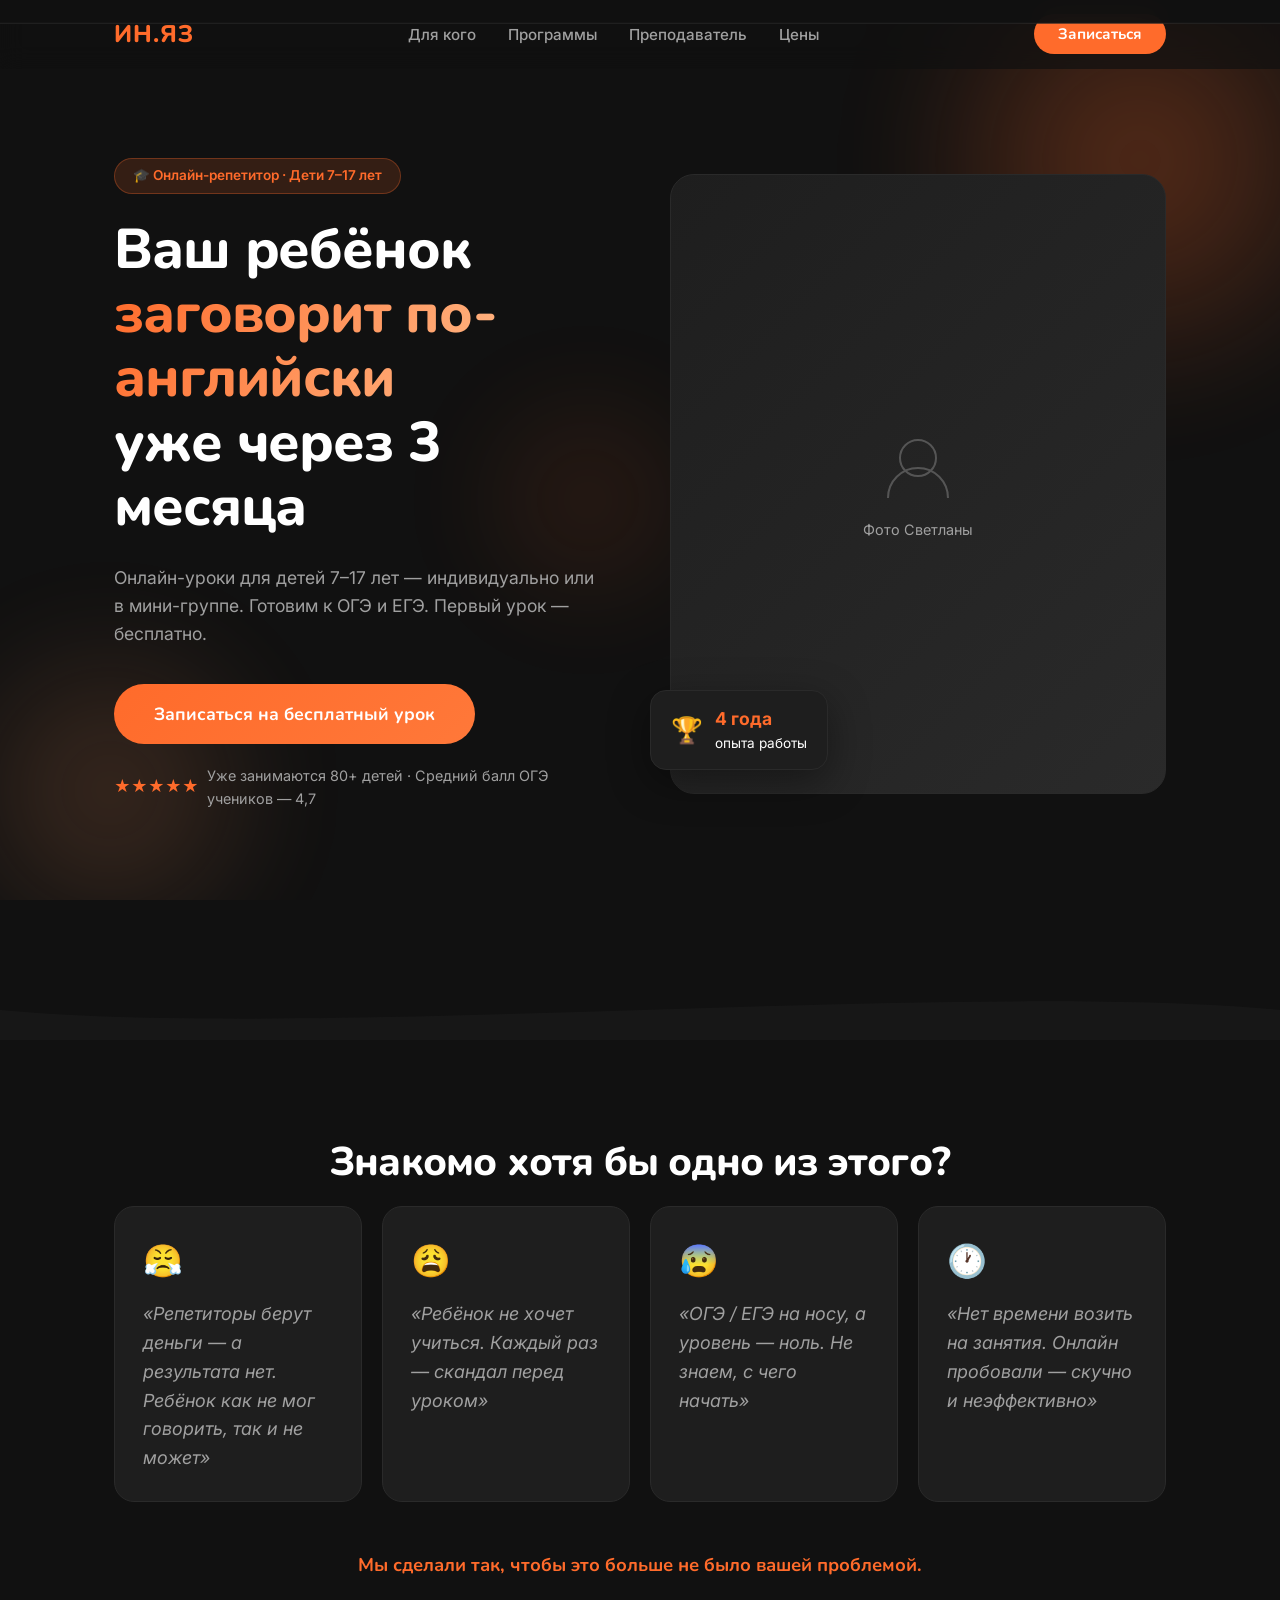
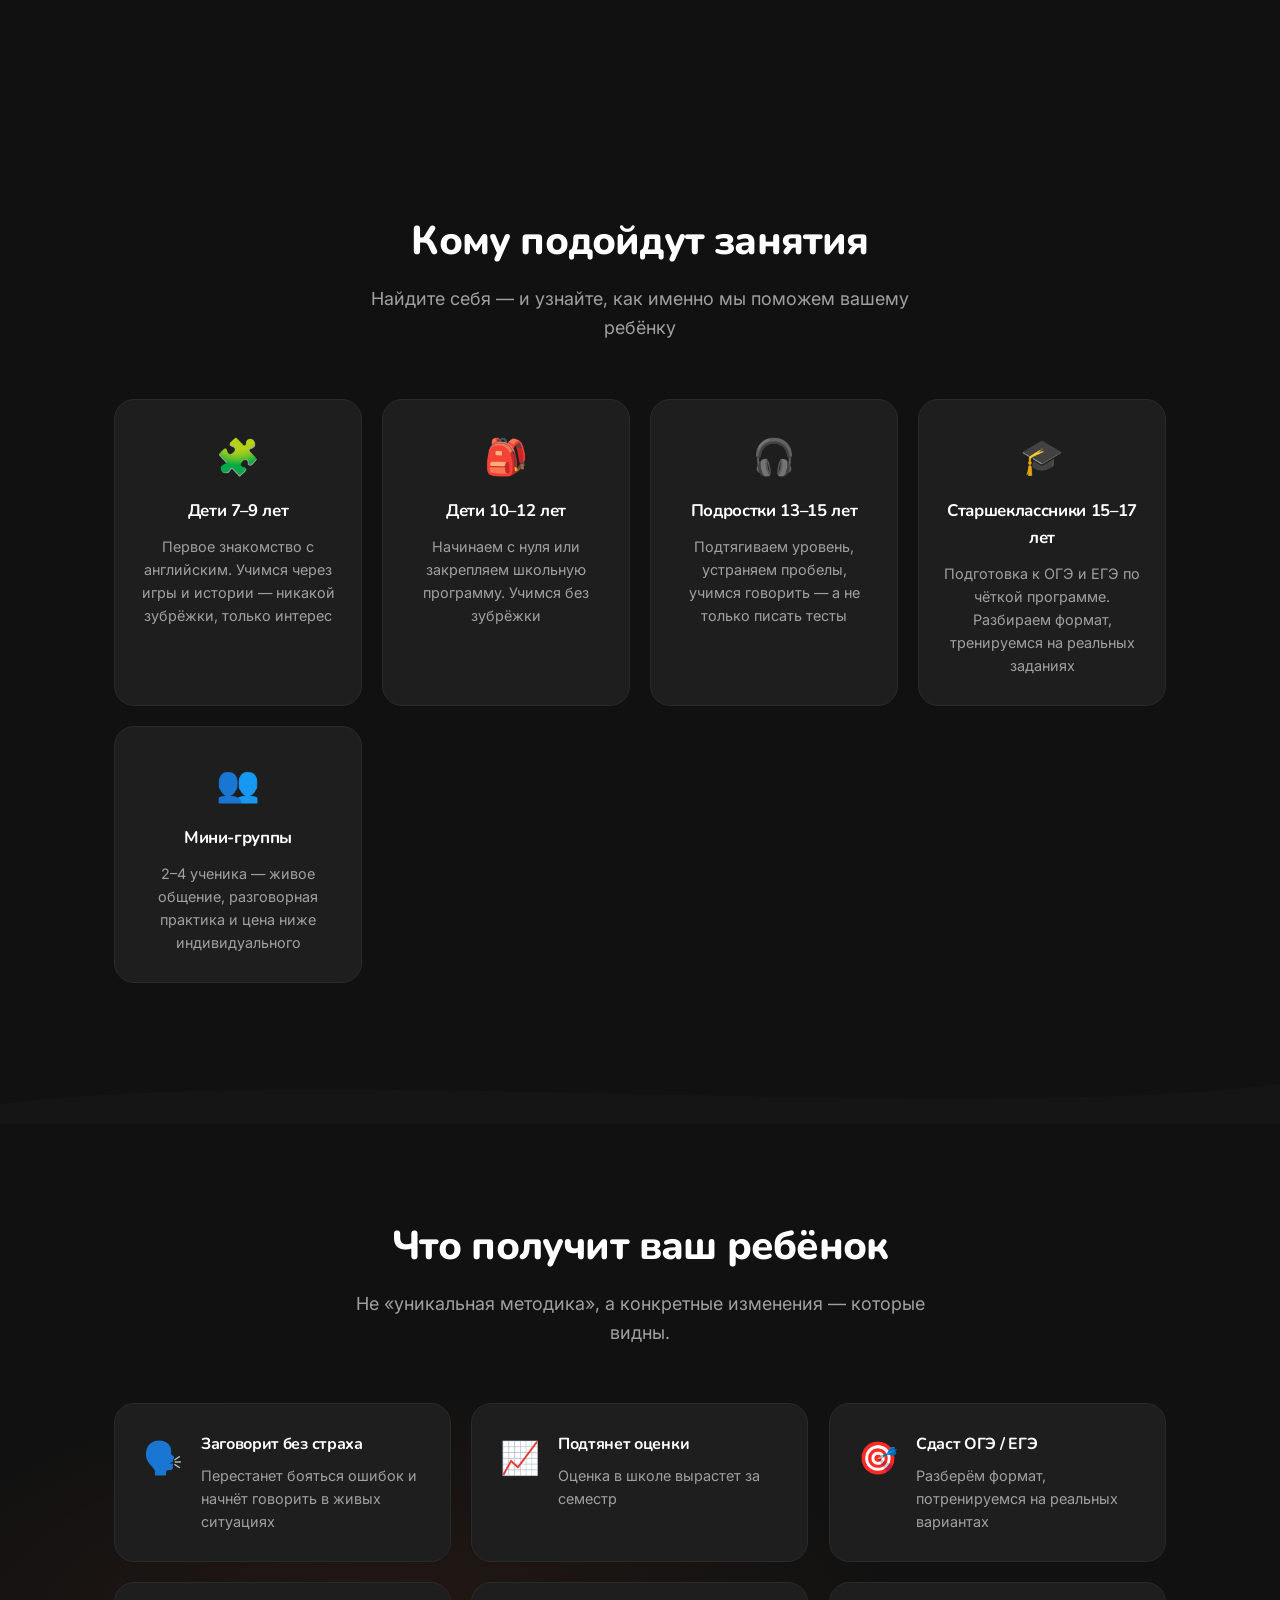
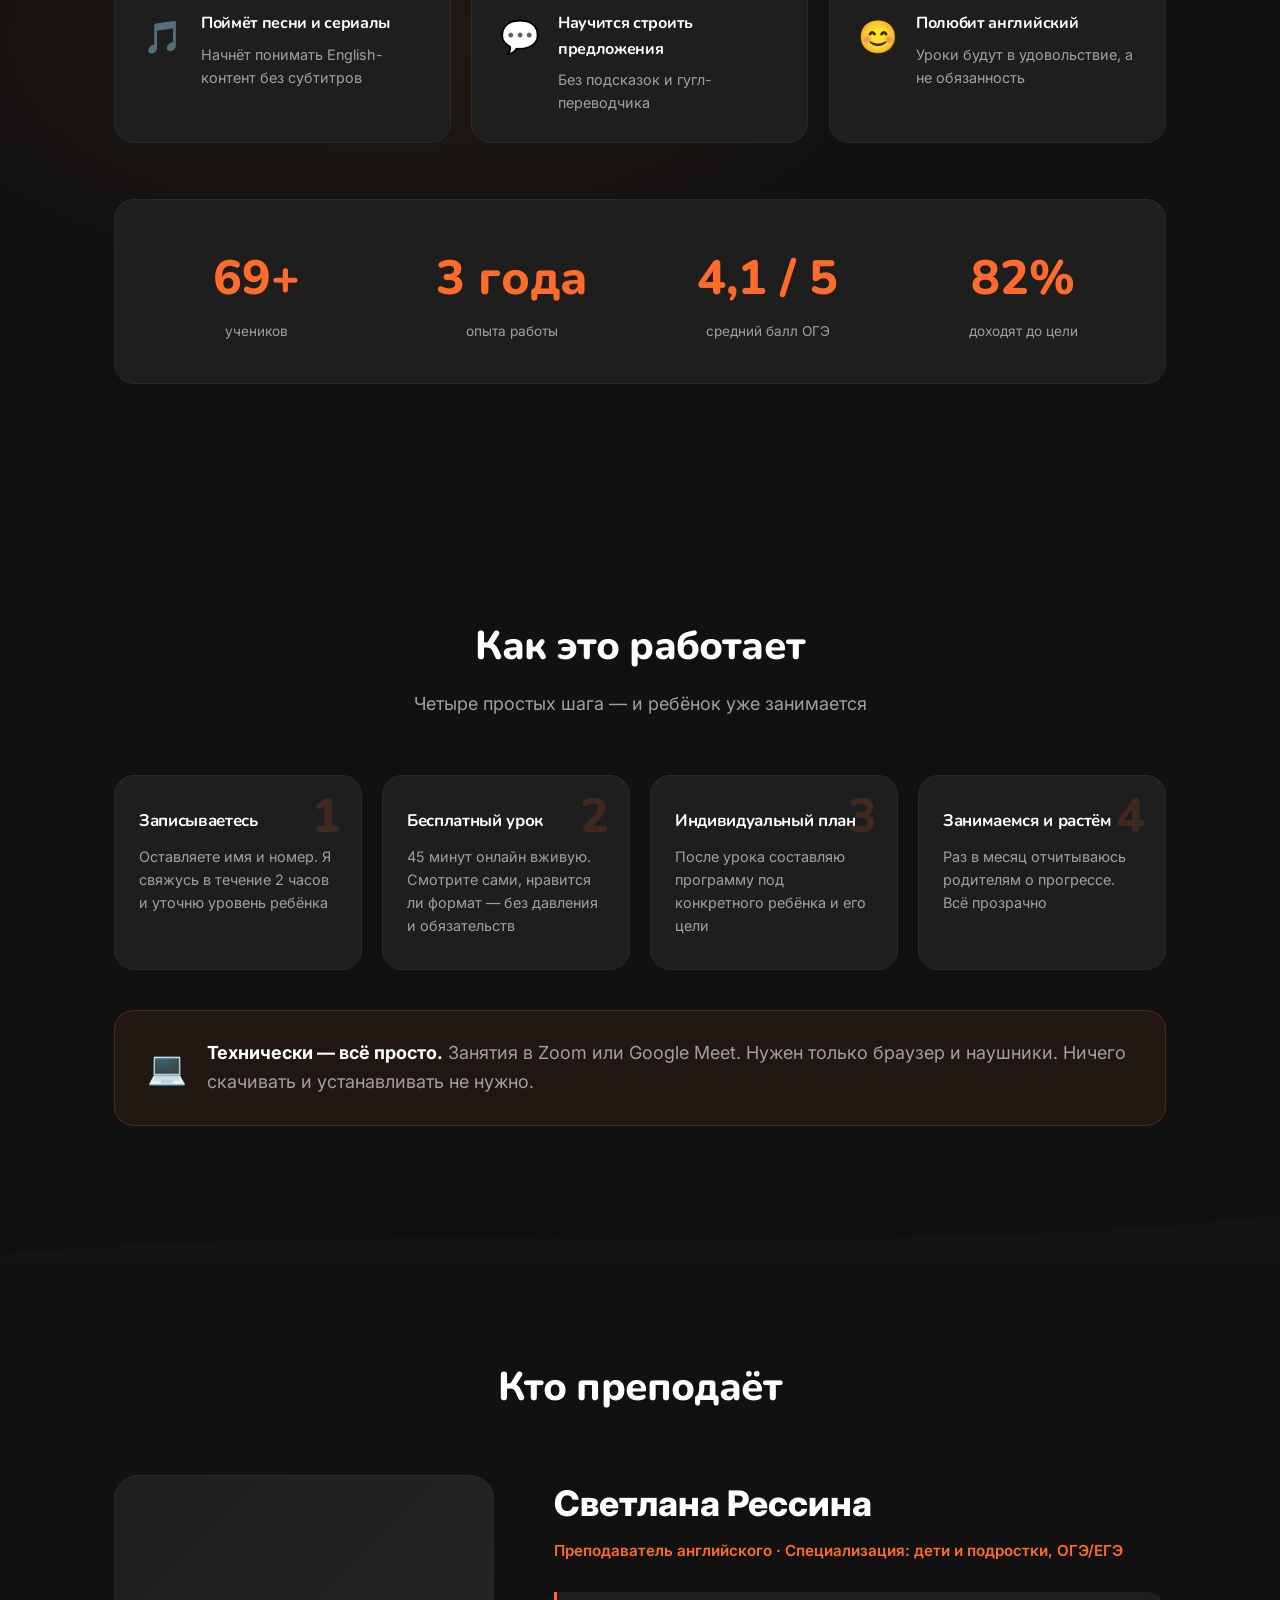
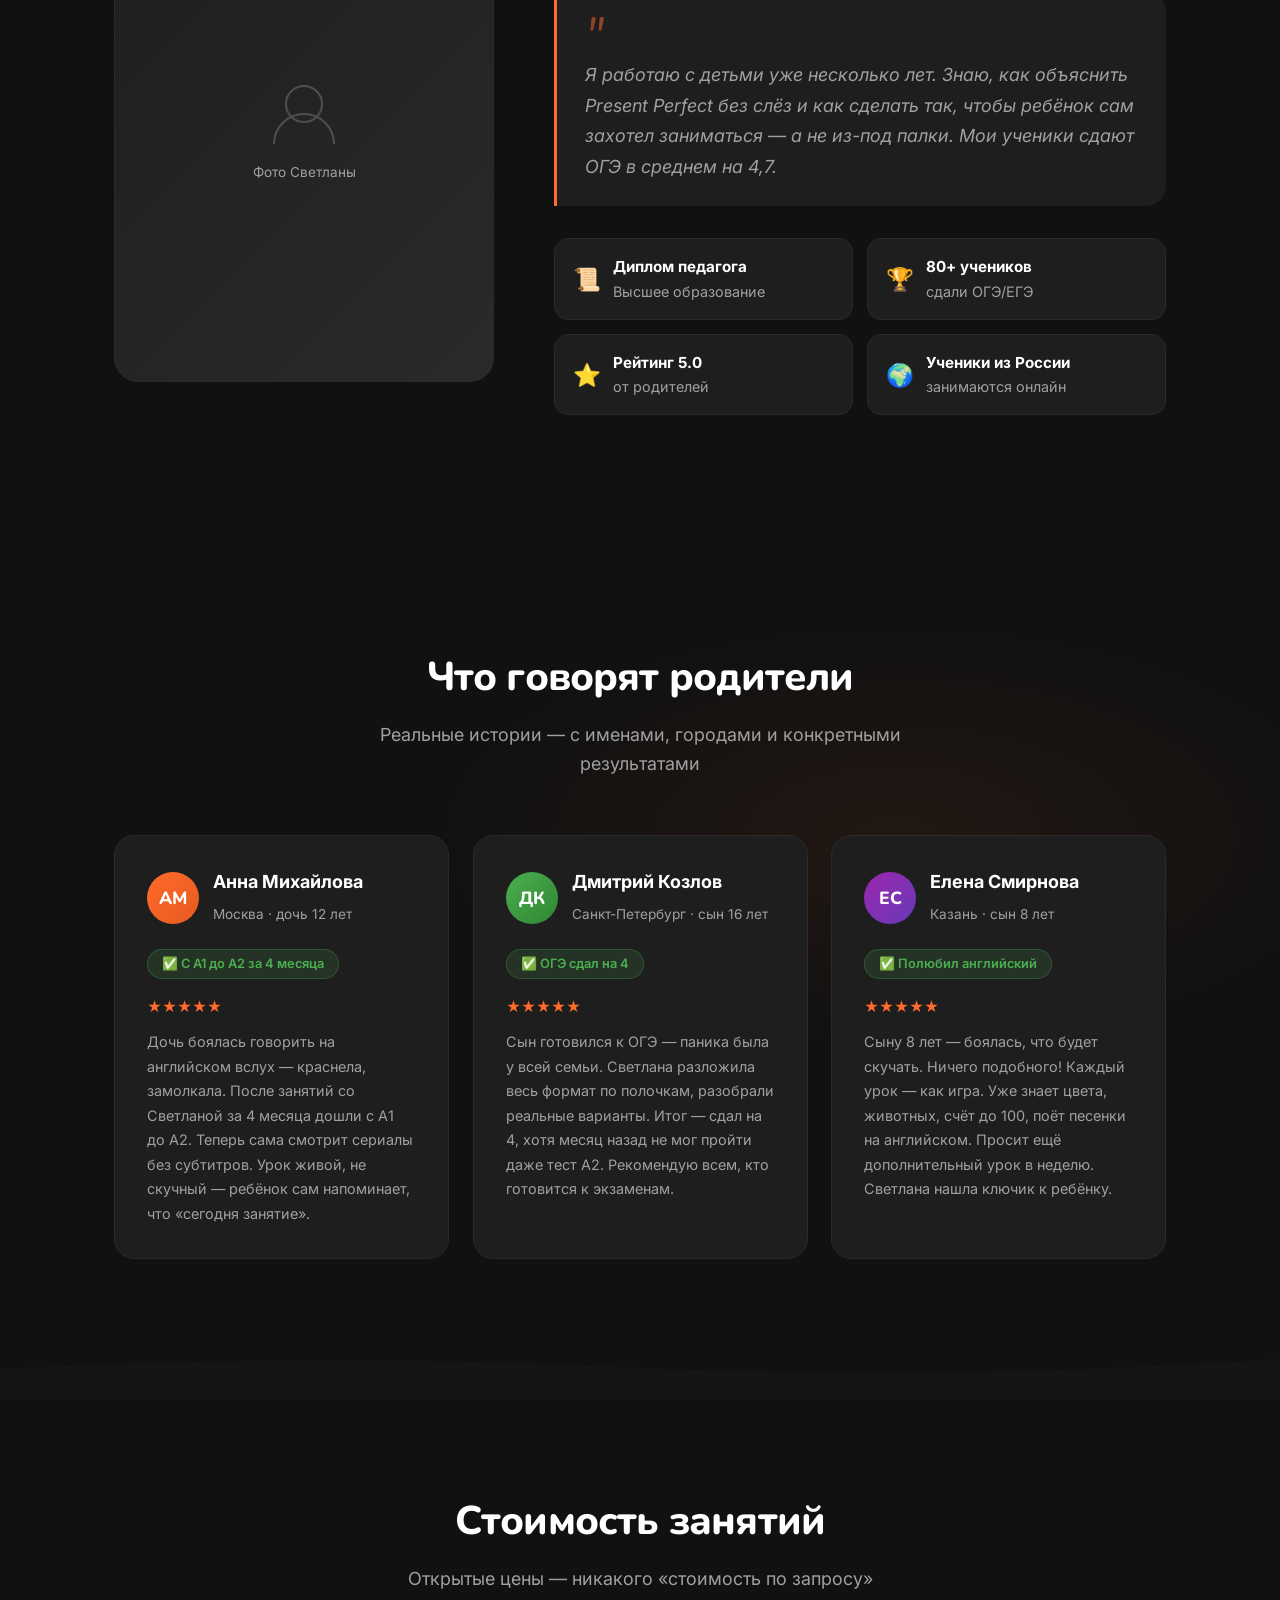
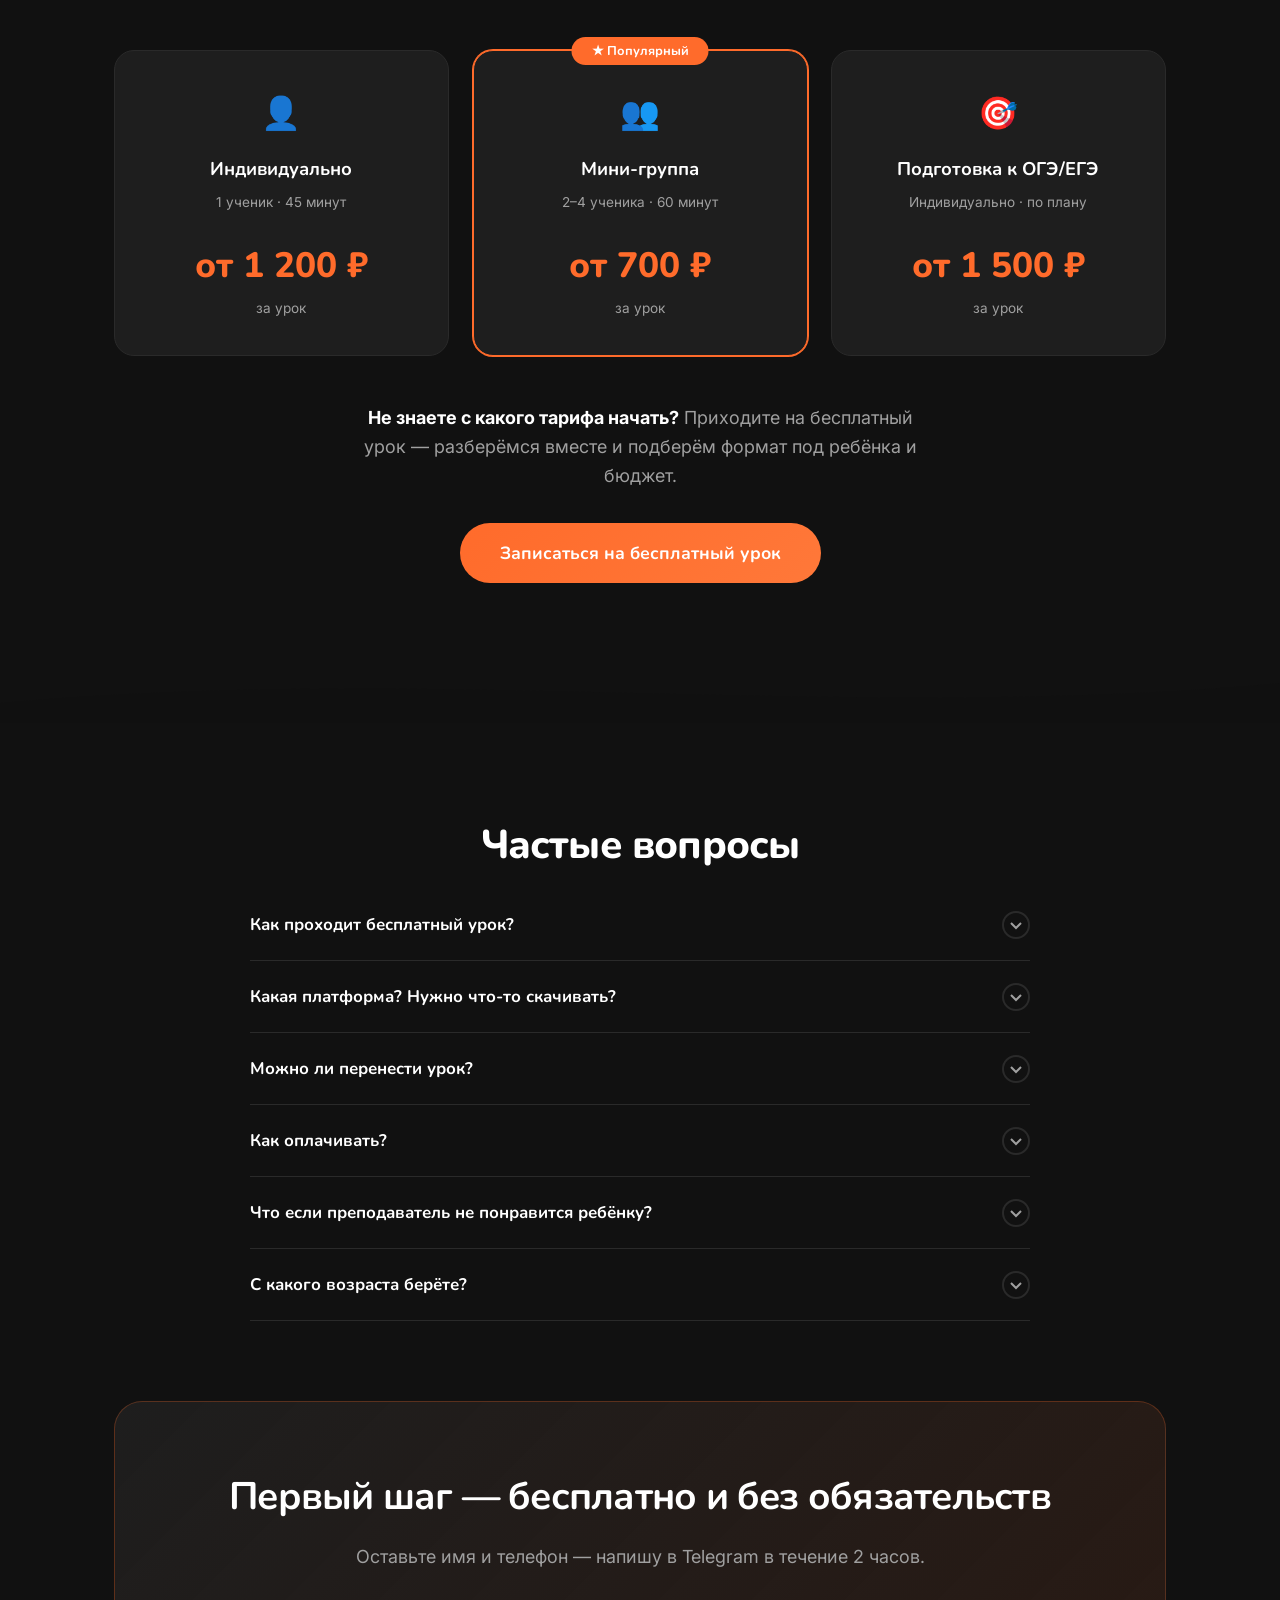
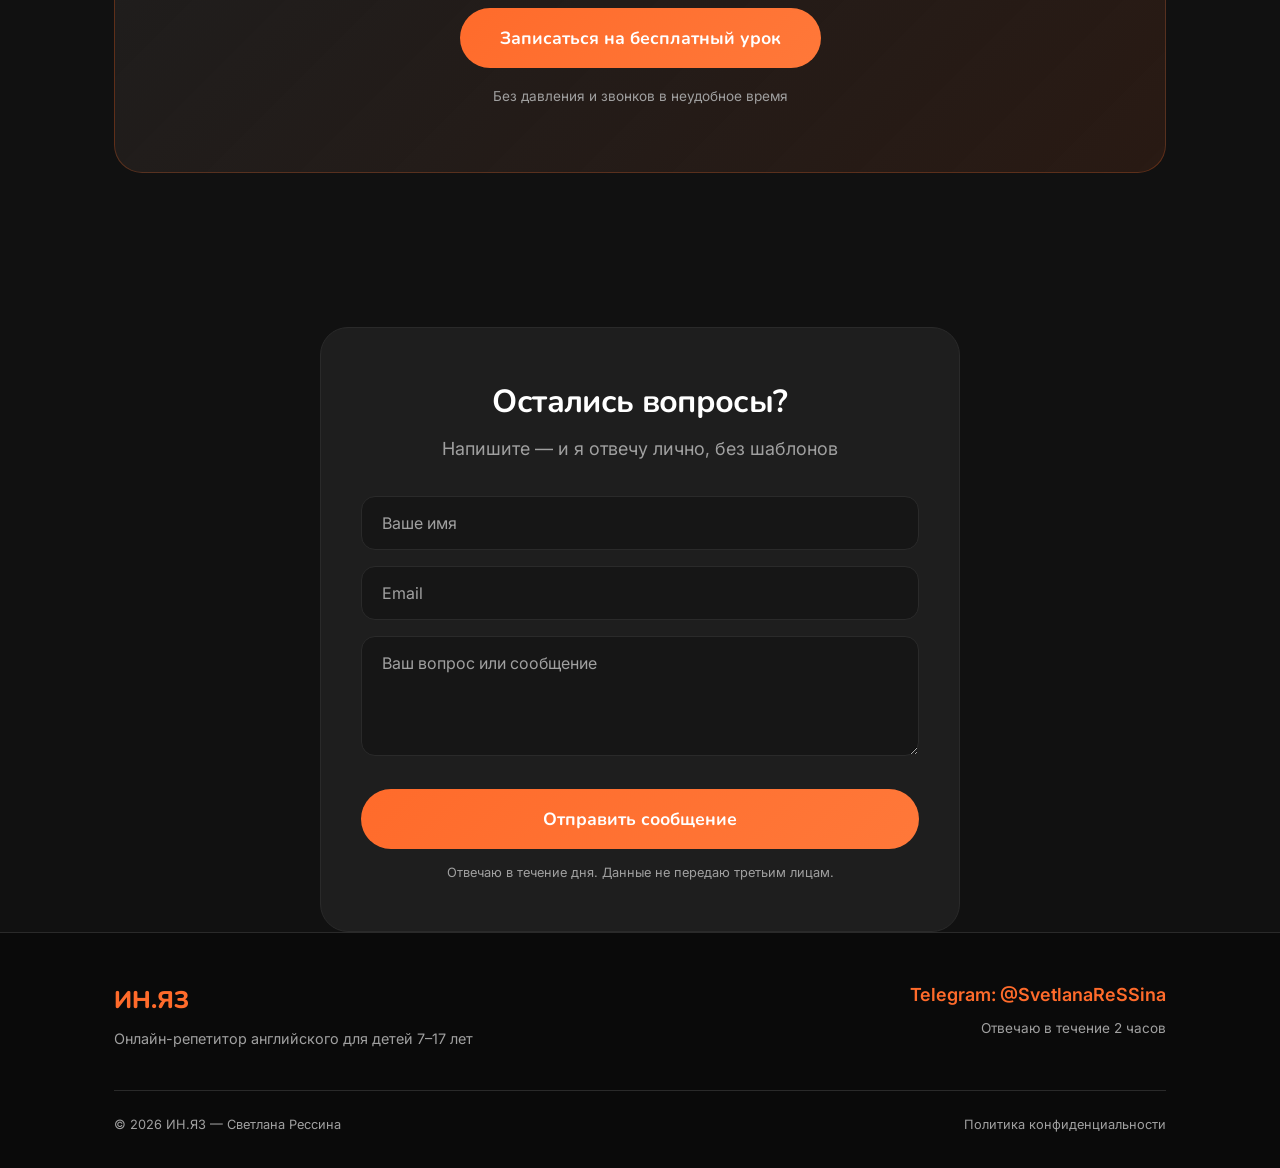
<file: index.html>
<!DOCTYPE html>
<html lang="ru">
<head>
  <meta charset="UTF-8">
  <meta name="viewport" content="width=device-width, initial-scale=1">
  <meta name="description" content="Онлайн-уроки английского для детей 7–17 лет. Первый урок бесплатно. Подготовка к ОГЭ и ЕГЭ.">
  <title>ИН.ЯЗ — Онлайн-репетитор английского для детей</title>

  <link rel="preconnect" href="https://fonts.googleapis.com">
  <link rel="preconnect" href="https://fonts.gstatic.com" crossorigin>
  <link rel="stylesheet" href="https://fonts.googleapis.com/css2?family=Nunito:wght@600;700;800&family=Inter:wght@400;500&display=swap">

  <style>

    /* ─── RESET & BASE ─── */
    *, *::before, *::after { box-sizing: border-box; margin: 0; padding: 0; }

    :root {
      --bg:        #111111;
      --card:      #1e1e1e;
      --border:    #2a2a2a;
      --text:      #ffffff;
      --muted:     #a0a0a0;
      --accent:    #FF6B2B;
      --accent-h:  #e55a1f;
      --green:     #4CAF50;
      --r-card:    20px;
    }

    html {
      scroll-behavior: smooth;
      scroll-padding-top: 80px;
    }

    body {
      background: var(--bg);
      color: var(--text);
      font-family: 'Inter', sans-serif;
      font-size: clamp(1rem, 2.5vw, 1.125rem);
      line-height: 1.6;
      overflow-x: hidden;
    }

    /* ─── SCROLL PROGRESS BAR ─── */
    .scroll-progress {
      position: fixed;
      top: 0; left: 0;
      height: 3px;
      width: 0%;
      background: linear-gradient(90deg, var(--accent), #ff9a62, #FF6B2B);
      background-size: 200% 100%;
      z-index: 999;
      animation: gradient-flow 3s ease infinite;
      box-shadow: 0 0 12px rgba(255,107,43,.6);
      transition: width .15s ease-out;
    }
    @keyframes gradient-flow {
      0%, 100% { background-position: 0% 50%; }
      50%      { background-position: 100% 50%; }
    }

    h1, h2, h3, h4 {
      font-family: 'Nunito', sans-serif;
      letter-spacing: -0.02em;
    }

    img { display: block; max-width: 100%; }
    a { text-decoration: none; color: inherit; }

    /* ─── UTILITY ─── */
    .container {
      max-width: 1100px;
      margin: 0 auto;
      padding: 0 24px;
    }

    .section { padding: 90px 0 0; }

    .section-title {
      font-size: clamp(1.75rem, 4vw, 2.5rem);
      font-weight: 800;
      text-align: center;
      margin-bottom: 12px;
    }

    .section-sub {
      text-align: center;
      color: var(--muted);
      margin-bottom: 56px;
      max-width: 600px;
      margin-left: auto;
      margin-right: auto;
    }

    /* ─── BUTTONS ─── */
    .btn-cta {
      display: inline-block;
      background: linear-gradient(135deg, var(--accent) 0%, #ff8547 100%);
      background-size: 200% 200%;
      color: #fff;
      border: none;
      border-radius: 50px;
      padding: 18px 40px;
      font-size: 1.1rem;
      font-weight: 700;
      font-family: 'Nunito', sans-serif;
      cursor: pointer;
      animation: pulse 2.5s infinite;
      transition: background-position .4s ease, transform .25s cubic-bezier(0.34,1.56,0.64,1), box-shadow .3s ease;
      white-space: nowrap;
      position: relative;
      overflow: hidden;
    }

    /* Shimmer-эффект — пробегающий блик при hover */
    .btn-cta::before {
      content: '';
      position: absolute;
      top: 0; left: -100%;
      width: 100%; height: 100%;
      background: linear-gradient(90deg, transparent, rgba(255,255,255,.25), transparent);
      transition: left .6s ease;
    }
    .btn-cta:hover::before { left: 100%; }

    .btn-cta:hover {
      background-position: 100% 50%;
      transform: translateY(-3px) scale(1.03);
      box-shadow: 0 12px 32px rgba(255,107,43,.45), 0 0 0 1px rgba(255,255,255,.1) inset;
      animation: none;
    }

    .btn-cta:active {
      transform: translateY(-1px) scale(1.01);
    }

    @media (max-width: 480px) {
      .btn-cta {
        white-space: normal;
        padding: 16px 24px;
        font-size: 1rem;
        max-width: 100%;
      }
    }

    @keyframes pulse {
      0%, 100% { box-shadow: 0 0 0 0 rgba(255,107,43,.5); }
      50%       { box-shadow: 0 0 0 12px rgba(255,107,43,0); }
    }

    /* ─── SVG WAVE ─── */
    .wave {
      width: 100%;
      display: block;
      overflow: hidden;
      line-height: 0;
      margin-top: 80px;
    }
    .wave svg { width: 100%; height: 60px; }

    /* ─── SCROLL FADE ─── */
    .fade-up {
      opacity: 0;
      transform: translateY(50px) scale(.96);
      transition: opacity .8s cubic-bezier(0.22,1,0.36,1),
                  transform .9s cubic-bezier(0.22,1,0.36,1);
      will-change: opacity, transform;
    }
    .fade-up.visible {
      opacity: 1;
      transform: translateY(0) scale(1);
    }

    /* ═══════════════════════════════════════
       NAV
    ═══════════════════════════════════════ */
    .navbar {
      position: fixed;
      top: 0; left: 0; right: 0;
      z-index: 900;
      background: rgba(17,17,17,.7);
      backdrop-filter: blur(12px);
      -webkit-backdrop-filter: blur(12px);
      border-bottom: 1px solid transparent;
      transition: border-color .3s, box-shadow .3s;
    }
    .navbar.scrolled {
      border-color: var(--border);
      box-shadow: 0 4px 30px rgba(0,0,0,.4);
    }
    .nav-inner {
      display: flex;
      align-items: center;
      justify-content: space-between;
      height: 68px;
    }
    .nav-logo {
      font-family: 'Nunito', sans-serif;
      font-weight: 800;
      font-size: 1.5rem;
      color: var(--accent);
      letter-spacing: 0.04em;
    }
    .nav-links {
      display: flex;
      gap: 32px;
      list-style: none;
    }
    .nav-links a {
      color: var(--muted);
      font-size: .95rem;
      font-weight: 500;
      transition: color .2s;
      position: relative;
    }
    .nav-links a::after {
      content: '';
      position: absolute;
      bottom: -3px; left: 0;
      width: 0; height: 2px;
      background: var(--accent);
      transition: width .25s;
    }
    .nav-links a:hover { color: var(--text); }
    .nav-links a:hover::after { width: 100%; }

    .nav-cta {
      background: var(--accent);
      color: #fff;
      border: none;
      border-radius: 50px;
      padding: 10px 24px;
      font-family: 'Nunito', sans-serif;
      font-weight: 700;
      font-size: .95rem;
      cursor: pointer;
      transition: background .2s;
    }
    .nav-cta:hover { background: var(--accent-h); }

    /* ─── HAMBURGER ─── */
    .nav-burger {
      display: none;
      background: none;
      border: none;
      cursor: pointer;
      padding: 8px;
      width: 44px;
      height: 44px;
      flex-direction: column;
      justify-content: center;
      align-items: center;
      gap: 5px;
    }
    .nav-burger span {
      display: block;
      width: 26px;
      height: 3px;
      background: var(--text);
      border-radius: 2px;
      transition: transform .3s ease, opacity .2s ease;
    }
    .nav-burger.open span:nth-child(1) { transform: translateY(8px) rotate(45deg); }
    .nav-burger.open span:nth-child(2) { opacity: 0; }
    .nav-burger.open span:nth-child(3) { transform: translateY(-8px) rotate(-45deg); }

    /* ─── MOBILE DRAWER ─── */
    .mobile-menu {
      position: fixed;
      top: 68px; left: 0; right: 0;
      background: rgba(17,17,17,.97);
      backdrop-filter: blur(12px);
      -webkit-backdrop-filter: blur(12px);
      border-bottom: 1px solid var(--border);
      transform: translateY(-110%);
      transition: transform .35s cubic-bezier(0.22,1,0.36,1);
      z-index: 890;
      padding: 24px 24px 32px;
    }
    .mobile-menu.open { transform: translateY(0); }
    .mobile-menu ul {
      list-style: none;
      display: flex;
      flex-direction: column;
      gap: 4px;
    }
    .mobile-menu a {
      display: block;
      padding: 16px 12px;
      color: var(--text);
      font-family: 'Nunito', sans-serif;
      font-weight: 700;
      font-size: 1.1rem;
      border-bottom: 1px solid var(--border);
      transition: color .2s, padding-left .25s;
    }
    .mobile-menu a:hover, .mobile-menu a:active { color: var(--accent); padding-left: 18px; }

    @media (max-width: 700px) {
      .nav-links { display: none; }
      .nav-burger { display: flex; }
      .nav-cta { display: none; }
    }

    /* ═══════════════════════════════════════
       HERO
    ═══════════════════════════════════════ */
    .hero {
      min-height: 100vh;
      display: flex;
      align-items: center;
      padding-top: 68px;
      position: relative;
      overflow: hidden;
      background: var(--bg);
    }

    /* Плавающие градиентные орбы — создают глубину и параллакс */
    .hero-orbs {
      position: absolute;
      inset: 0;
      pointer-events: none;
      z-index: 0;
      overflow: hidden;
      contain: layout paint;
    }
    .orb {
      position: absolute;
      border-radius: 50%;
      filter: blur(50px);
      opacity: .45;
      will-change: transform;
      transform: translateZ(0);
    }
    .orb-1 {
      width: 520px; height: 520px;
      top: -100px; right: -120px;
      background: radial-gradient(circle, rgba(255,107,43,.7) 0%, transparent 70%);
      animation: float-orb-1 18s ease-in-out infinite;
    }
    .orb-2 {
      width: 380px; height: 380px;
      bottom: -80px; left: -80px;
      background: radial-gradient(circle, rgba(255,154,98,.45) 0%, transparent 70%);
      animation: float-orb-2 22s ease-in-out infinite;
    }
    .orb-3 {
      width: 280px; height: 280px;
      top: 40%; left: 35%;
      background: radial-gradient(circle, rgba(255,107,43,.3) 0%, transparent 70%);
      animation: float-orb-3 16s ease-in-out infinite;
    }
    @keyframes float-orb-1 {
      0%, 100% { transform: translate(0, 0) scale(1); }
      33%      { transform: translate(-40px, 60px) scale(1.1); }
      66%      { transform: translate(30px, -30px) scale(.95); }
    }
    @keyframes float-orb-2 {
      0%, 100% { transform: translate(0, 0) scale(1); }
      50%      { transform: translate(80px, -50px) scale(1.15); }
    }
    @keyframes float-orb-3 {
      0%, 100% { transform: translate(0, 0) scale(1); }
      33%      { transform: translate(50px, 40px) scale(1.05); }
      66%      { transform: translate(-30px, -60px) scale(.9); }
    }
    .hero-inner { position: relative; z-index: 1; }
    .hero-inner {
      display: grid;
      grid-template-columns: 1fr 1fr;
      gap: 60px;
      align-items: center;
      padding: 60px 24px;
      max-width: 1100px;
      margin: 0 auto;
    }
    .hero-tag {
      display: inline-block;
      background: rgba(255,107,43,.15);
      color: var(--accent);
      border: 1px solid rgba(255,107,43,.3);
      border-radius: 50px;
      padding: 6px 18px;
      font-size: .85rem;
      font-weight: 600;
      margin-bottom: 24px;
    }
    .hero h1 {
      font-size: clamp(2.2rem, 5vw, 3.5rem);
      font-weight: 800;
      line-height: 1.15;
      margin-bottom: 24px;
    }
    .hero h1 span {
      background: linear-gradient(120deg, #FF6B2B 0%, #ffb380 25%, #FF6B2B 50%, #ff8547 75%, #FF6B2B 100%);
      background-size: 300% 300%;
      -webkit-background-clip: text;
      background-clip: text;
      -webkit-text-fill-color: transparent;
      color: transparent;
      animation: gradient-text 6s ease infinite;
      display: inline-block;
    }
    @keyframes gradient-text {
      0%, 100% { background-position: 0% 50%; }
      50%      { background-position: 100% 50%; }
    }
    .hero-sub {
      color: var(--muted);
      font-size: clamp(.95rem, 2vw, 1.1rem);
      margin-bottom: 36px;
      max-width: 480px;
    }
    .hero-proof {
      margin-top: 20px;
      color: var(--muted);
      font-size: .9rem;
      display: flex;
      align-items: center;
      gap: 8px;
    }
    .hero-proof .stars { color: var(--accent); font-size: 1rem; }

    .hero-img {
      position: relative;
    }
    .hero-photo {
      width: 100%;
      aspect-ratio: 4/5;
      border-radius: 24px;
      object-fit: cover;
      background: var(--card);
      border: 1px solid var(--border);
      display: flex;
      align-items: center;
      justify-content: center;
      overflow: hidden;
    }
    .hero-photo-placeholder {
      width: 100%;
      aspect-ratio: 4/5;
      border-radius: 24px;
      background: linear-gradient(135deg, #1e1e1e 0%, #2a2a2a 100%);
      border: 1px solid var(--border);
      display: flex;
      flex-direction: column;
      align-items: center;
      justify-content: center;
      color: var(--muted);
      font-size: .9rem;
      gap: 12px;
    }
    .hero-photo-placeholder svg { opacity: .4; }

    .hero-badge {
      position: absolute;
      bottom: 24px; left: -20px;
      background: var(--card);
      border: 1px solid var(--border);
      border-radius: 16px;
      padding: 14px 20px;
      display: flex;
      align-items: center;
      gap: 12px;
      box-shadow: 0 12px 40px rgba(0,0,0,.4);
    }
    .hero-badge-icon { font-size: 1.6rem; }
    .hero-badge-text { font-size: .85rem; }
    .hero-badge-text strong { color: var(--accent); display: block; font-size: 1.1rem; }

    @media (max-width: 800px) {
      .hero-inner {
        grid-template-columns: 1fr;
        padding: 40px 24px 60px;
        text-align: center;
      }
      .hero-inner > *:nth-child(2) { order: -1; max-width: 340px; margin: 0 auto; }
      .hero-sub { margin-left: auto; margin-right: auto; }
      .hero-proof { justify-content: center; }
      .hero-badge { left: 50%; transform: translateX(-50%); bottom: -20px; width: max-content; }
    }

    /* ═══════════════════════════════════════
       PAIN
    ═══════════════════════════════════════ */
    .pain-grid {
      display: grid;
      grid-template-columns: repeat(auto-fit, minmax(240px, 1fr));
      gap: 20px;
    }
    .pain-card {
      background: var(--card);
      border: 1px solid var(--border);
      border-radius: var(--r-card);
      padding: 28px;
      transition: transform .35s cubic-bezier(0.22,1,0.36,1),
                  box-shadow .35s ease,
                  border-color .3s ease;
      position: relative;
      isolation: isolate;
    }
    /* Общий mouse-glow для всех карточек.
       isolation: isolate на карточке создаёт стек-контекст,
       z-index: -1 на ::after прячет glow ПОД контентом, но не под фоном страницы. */
    .pain-card::after,
    .result-card::after,
    .step-card::after,
    .review-card::after,
    .price-card::after {
      content: '';
      position: absolute;
      inset: 0;
      border-radius: var(--r-card);
      background: radial-gradient(circle 220px at var(--mx,50%) var(--my,50%), rgba(255,107,43,.14), transparent 70%);
      opacity: 0;
      transition: opacity .35s ease;
      pointer-events: none;
      z-index: -1;
    }
    .pain-card:hover::after,
    .result-card:hover::after,
    .step-card:hover::after,
    .review-card:hover::after,
    .price-card:hover::after { opacity: 1; }
    .pain-card:hover {
      transform: translateY(-8px);
      box-shadow: 0 24px 60px rgba(0,0,0,.5), 0 0 30px rgba(255,107,43,.15);
      border-color: rgba(255,107,43,.4);
    }
    .pain-emoji { font-size: 2rem; margin-bottom: 14px; }
    .pain-card p { color: var(--muted); font-style: italic; line-height: 1.6; }

    .pain-bridge {
      text-align: center;
      margin-top: 48px;
      font-size: 1.15rem;
      font-family: 'Nunito', sans-serif;
      font-weight: 700;
      color: var(--accent);
    }

    /* ═══════════════════════════════════════
       FOR WHOM
    ═══════════════════════════════════════ */
    .whom-grid {
      display: grid;
      grid-template-columns: repeat(auto-fit, minmax(200px, 1fr));
      gap: 20px;
    }
    .whom-card {
      background: var(--card);
      border: 1px solid var(--border);
      border-radius: var(--r-card);
      padding: 28px 24px;
      text-align: center;
      transition: transform .25s, box-shadow .25s, border-color .25s;
      position: relative;
      overflow: hidden;
    }
    .whom-card::before {
      content: '';
      position: absolute;
      top: 0; left: 0; right: 0;
      height: 3px;
      background: linear-gradient(90deg, var(--accent), #ff9a62);
      opacity: 0;
      transition: opacity .25s;
    }
    .whom-card:hover {
      transform: translateY(-8px) scale(1.02);
      box-shadow: 0 24px 60px rgba(0,0,0,.5), 0 0 30px rgba(255,107,43,.18);
      border-color: rgba(255,107,43,.4);
    }
    .whom-card:hover::before { opacity: 1; }
    .whom-icon { font-size: 2.2rem; margin-bottom: 14px; }
    .whom-card h3 { font-size: 1.05rem; margin-bottom: 10px; }
    .whom-card p { font-size: .9rem; color: var(--muted); }

    /* ═══════════════════════════════════════
       RESULTS
    ═══════════════════════════════════════ */
    .results { background: radial-gradient(ellipse 70% 50% at 30% 60%, rgba(255,107,43,.08) 0%, transparent 60%); }

    .results-grid {
      display: grid;
      grid-template-columns: repeat(auto-fit, minmax(300px, 1fr));
      gap: 20px;
    }
    .result-card {
      background: var(--card);
      border: 1px solid var(--border);
      border-radius: var(--r-card);
      padding: 28px;
      display: flex;
      gap: 18px;
      align-items: flex-start;
      transition: transform .25s, box-shadow .25s, border-color .3s;
      position: relative;
      isolation: isolate;
    }
    .result-card:hover {
      transform: translateY(-6px);
      box-shadow: 0 20px 50px rgba(0,0,0,.5), 0 0 24px rgba(255,107,43,.15);
      border-color: rgba(255,107,43,.3);
    }
    .result-icon { font-size: 2rem; flex-shrink: 0; }
    .result-card h3 { margin-bottom: 6px; font-size: 1rem; }
    .result-card p { font-size: .9rem; color: var(--muted); }

    .counters {
      display: grid;
      grid-template-columns: repeat(4, 1fr);
      gap: 20px;
      margin-top: 56px;
      background: var(--card);
      border: 1px solid var(--border);
      border-radius: var(--r-card);
      padding: 40px 24px;
    }
    .counter-item { text-align: center; }
    .counter-num {
      font-family: 'Nunito', sans-serif;
      font-size: clamp(2rem, 5vw, 3rem);
      font-weight: 800;
      color: var(--accent);
      display: block;
    }
    .counter-label { font-size: .85rem; color: var(--muted); margin-top: 4px; }

    @media (max-width: 600px) {
      .counters { grid-template-columns: repeat(2, 1fr); }
    }

    /* ═══════════════════════════════════════
       HOW IT WORKS
    ═══════════════════════════════════════ */
    .steps {
      display: grid;
      grid-template-columns: repeat(auto-fit, minmax(220px, 1fr));
      gap: 20px;
      position: relative;
    }

    .step-card {
      background: var(--card);
      border: 1px solid var(--border);
      border-radius: var(--r-card);
      padding: 32px 24px;
      position: relative;
      isolation: isolate;
      transition: transform .35s cubic-bezier(0.22,1,0.36,1), box-shadow .35s ease, border-color .3s;
    }
    .step-card:hover {
      transform: translateY(-8px);
      box-shadow: 0 24px 60px rgba(0,0,0,.5), 0 0 30px rgba(255,107,43,.18);
      border-color: rgba(255,107,43,.35);
    }
    .step-card:hover .step-num {
      color: rgba(255,107,43,.4);
      transform: scale(1.1);
    }
    .step-num {
      transition: color .3s, transform .3s;
    }
    .step-num {
      font-family: 'Nunito', sans-serif;
      font-weight: 800;
      font-size: 3rem;
      color: rgba(255,107,43,.15);
      position: absolute;
      top: 16px; right: 20px;
      line-height: 1;
    }
    .step-card h3 { margin-bottom: 10px; font-size: 1.05rem; }
    .step-card p { color: var(--muted); font-size: .9rem; }

    .tech-note {
      margin-top: 40px;
      background: rgba(255,107,43,.07);
      border: 1px solid rgba(255,107,43,.2);
      border-radius: var(--r-card);
      padding: 28px 32px;
      display: flex;
      align-items: center;
      gap: 20px;
    }
    .tech-note-icon { font-size: 2rem; flex-shrink: 0; }
    .tech-note p { color: var(--muted); }
    .tech-note p strong { color: var(--text); }

    /* ═══════════════════════════════════════
       TEACHER
    ═══════════════════════════════════════ */
    .teacher-inner {
      display: grid;
      grid-template-columns: 380px 1fr;
      gap: 60px;
      align-items: start;
    }
    .teacher-photo-wrap {
      position: relative;
    }
    .teacher-photo {
      width: 100%;
      aspect-ratio: 3/4;
      border-radius: 24px;
      background: linear-gradient(135deg, #1e1e1e, #2a2a2a);
      border: 1px solid var(--border);
      display: flex;
      flex-direction: column;
      align-items: center;
      justify-content: center;
      color: var(--muted);
      font-size: .85rem;
      gap: 10px;
      overflow: hidden;
    }
    .teacher-photo svg { opacity: .35; }

    .teacher-name {
      font-size: clamp(1.6rem, 3vw, 2.2rem);
      font-weight: 800;
      margin-bottom: 8px;
    }
    .teacher-role {
      color: var(--accent);
      font-size: .95rem;
      font-weight: 600;
      margin-bottom: 28px;
    }
    .teacher-quote {
      background: var(--card);
      border-left: 3px solid var(--accent);
      border-radius: 0 var(--r-card) var(--r-card) 0;
      padding: 24px 28px;
      color: var(--muted);
      font-style: italic;
      margin-bottom: 32px;
      line-height: 1.7;
    }
    .teacher-quote::before {
      content: '"';
      font-family: 'Nunito', sans-serif;
      font-size: 3rem;
      color: var(--accent);
      opacity: .5;
      line-height: .8;
      display: block;
      margin-bottom: 6px;
    }

    .teacher-badges {
      display: grid;
      grid-template-columns: repeat(2, 1fr);
      gap: 14px;
    }
    .badge {
      background: var(--card);
      border: 1px solid var(--border);
      border-radius: 14px;
      padding: 16px 18px;
      display: flex;
      align-items: center;
      gap: 12px;
      font-size: .9rem;
    }
    .badge-icon { font-size: 1.4rem; flex-shrink: 0; }
    .badge span { color: var(--muted); }
    .badge strong { display: block; color: var(--text); font-size: .95rem; }

    @media (max-width: 800px) {
      .teacher-inner { grid-template-columns: 1fr; }
      .teacher-photo-wrap { max-width: 280px; margin: 0 auto; }
      .teacher-text { text-align: center; }
      .teacher-quote { text-align: left; }
      .teacher-badges { grid-template-columns: 1fr; max-width: 340px; margin: 0 auto; }
    }

    /* ═══════════════════════════════════════
       REVIEWS
    ═══════════════════════════════════════ */
    .reviews { background: radial-gradient(ellipse 60% 50% at 70% 40%, rgba(255,107,43,.07) 0%, transparent 60%); }

    .reviews-grid {
      display: grid;
      grid-template-columns: repeat(auto-fit, minmax(300px, 1fr));
      gap: 24px;
    }
    .review-card {
      background: var(--card);
      border: 1px solid var(--border);
      border-radius: var(--r-card);
      padding: 32px;
      position: relative;
      isolation: isolate;
      transition: transform .35s cubic-bezier(0.22,1,0.36,1), box-shadow .35s ease, border-color .3s;
    }
    .review-card:hover {
      transform: translateY(-8px);
      box-shadow: 0 24px 60px rgba(0,0,0,.5), 0 0 30px rgba(255,107,43,.15);
      border-color: rgba(255,107,43,.3);
    }
    .review-header {
      display: flex;
      align-items: center;
      gap: 14px;
      margin-bottom: 20px;
    }
    .review-avatar {
      width: 52px; height: 52px;
      border-radius: 50%;
      background: linear-gradient(135deg, var(--accent), #e55a1f);
      display: flex;
      align-items: center;
      justify-content: center;
      font-family: 'Nunito', sans-serif;
      font-weight: 800;
      font-size: 1.1rem;
      flex-shrink: 0;
    }
    .review-meta strong { display: block; margin-bottom: 2px; }
    .review-meta span { font-size: .85rem; color: var(--muted); }
    .review-result {
      display: inline-block;
      background: rgba(76,175,80,.15);
      color: var(--green);
      border: 1px solid rgba(76,175,80,.3);
      border-radius: 50px;
      padding: 4px 14px;
      font-size: .8rem;
      font-weight: 600;
      margin-bottom: 16px;
    }
    .review-stars { color: var(--accent); margin-bottom: 12px; font-size: .9rem; }
    .review-text { color: var(--muted); font-size: .9rem; line-height: 1.7; }

    /* ═══════════════════════════════════════
       PRICES
    ═══════════════════════════════════════ */
    .prices-grid {
      display: grid;
      grid-template-columns: repeat(3, 1fr);
      gap: 24px;
    }
    .price-card {
      background: var(--card);
      border: 1px solid var(--border);
      border-radius: var(--r-card);
      padding: 36px 28px;
      text-align: center;
      position: relative;
      isolation: isolate;
      transition: transform .4s cubic-bezier(0.22,1,0.36,1),
                  box-shadow .4s ease,
                  border-color .3s ease;
    }
    .price-card:hover {
      transform: translateY(-10px) scale(1.02);
      box-shadow: 0 28px 70px rgba(0,0,0,.55), 0 0 40px rgba(255,107,43,.2);
      border-color: rgba(255,107,43,.5);
    }
    .price-card.popular {
      border-color: var(--accent);
      box-shadow: 0 0 0 1px var(--accent);
    }
    .popular-badge {
      position: absolute;
      top: -14px; left: 50%; transform: translateX(-50%);
      background: var(--accent);
      color: #fff;
      padding: 4px 20px;
      border-radius: 50px;
      font-size: .8rem;
      font-weight: 700;
      font-family: 'Nunito', sans-serif;
      white-space: nowrap;
    }
    .price-icon { font-size: 2rem; margin-bottom: 16px; }
    .price-name {
      font-family: 'Nunito', sans-serif;
      font-weight: 700;
      font-size: 1.15rem;
      margin-bottom: 8px;
    }
    .price-format { color: var(--muted); font-size: .85rem; margin-bottom: 24px; }
    .price-amount {
      font-family: 'Nunito', sans-serif;
      font-weight: 800;
      font-size: 2.2rem;
      color: var(--accent);
      margin-bottom: 4px;
    }
    .price-per { color: var(--muted); font-size: .85rem; }

    .prices-note {
      text-align: center;
      margin-top: 48px;
      color: var(--muted);
      max-width: 560px;
      margin-left: auto;
      margin-right: auto;
    }
    .prices-note strong { color: var(--text); }

    .prices-cta { text-align: center; margin-top: 32px; }

    @media (max-width: 720px) {
      .prices-grid { grid-template-columns: 1fr; max-width: 380px; margin: 0 auto; }
    }

    /* ═══════════════════════════════════════
       FAQ
    ═══════════════════════════════════════ */
    .faq-list { max-width: 780px; margin: 0 auto; }

    .faq-item {
      border-bottom: 1px solid var(--border);
    }
    .faq-question {
      width: 100%;
      background: none;
      border: none;
      color: var(--text);
      font-family: 'Nunito', sans-serif;
      font-weight: 700;
      font-size: 1.05rem;
      text-align: left;
      padding: 24px 48px 24px 0;
      cursor: pointer;
      position: relative;
      transition: color .2s;
      display: flex;
      align-items: center;
      gap: 12px;
    }
    .faq-question:hover { color: var(--accent); }
    .faq-arrow {
      position: absolute;
      right: 0;
      width: 28px; height: 28px;
      border: 2px solid var(--border);
      border-radius: 50%;
      display: flex;
      align-items: center;
      justify-content: center;
      transition: background .25s, border-color .25s, transform .35s;
      flex-shrink: 0;
    }
    .faq-arrow svg {
      width: 14px; height: 14px;
      fill: none;
      stroke: var(--muted);
      stroke-width: 2;
      transition: stroke .2s, transform .35s;
    }
    .faq-item.open .faq-arrow {
      background: var(--accent);
      border-color: var(--accent);
      transform: rotate(180deg);
    }
    .faq-item.open .faq-arrow svg { stroke: #fff; }

    .faq-answer {
      max-height: 0;
      overflow: hidden;
      transition: max-height .45s cubic-bezier(0.4,0,0.2,1), padding .3s;
    }
    .faq-item.open .faq-answer { max-height: 300px; }
    .faq-answer-inner {
      padding-bottom: 24px;
      color: var(--muted);
      line-height: 1.7;
    }

    /* ─── FINAL CTA ─── */
    .final-cta {
      margin-top: 80px;
      background: linear-gradient(135deg, #1e1e1e 0%, rgba(255,107,43,.1) 100%);
      border: 1px solid rgba(255,107,43,.25);
      border-radius: 28px;
      padding: 64px 40px;
      text-align: center;
    }
    .final-cta h2 {
      font-size: clamp(1.6rem, 4vw, 2.4rem);
      margin-bottom: 16px;
    }
    .final-cta p { color: var(--muted); margin-bottom: 36px; }
    .final-note {
      margin-top: 18px;
      font-size: .85rem;
      color: var(--muted);
    }

    /* ═══════════════════════════════════════
       FOOTER
    ═══════════════════════════════════════ */
    footer {
      background: #0a0a0a;
      border-top: 1px solid var(--border);
      padding: 48px 0 32px;
      margin-top: 0;
    }
    .footer-inner {
      display: flex;
      justify-content: space-between;
      align-items: flex-start;
      gap: 32px;
      flex-wrap: wrap;
    }
    .footer-brand {
      font-family: 'Nunito', sans-serif;
      font-weight: 800;
      font-size: 1.5rem;
      color: var(--accent);
    }
    .footer-desc { color: var(--muted); font-size: .9rem; margin-top: 8px; }
    .footer-contacts { text-align: right; }
    .footer-contacts a {
      color: var(--accent);
      font-weight: 600;
      transition: color .2s;
    }
    .footer-contacts a:hover { color: var(--accent-h); }
    .footer-contacts p { color: var(--muted); font-size: .85rem; margin-top: 8px; }
    .footer-bottom {
      margin-top: 40px;
      padding-top: 24px;
      border-top: 1px solid var(--border);
      text-align: center;
      color: var(--muted);
      font-size: .8rem;
      display: flex;
      justify-content: space-between;
      flex-wrap: wrap;
      gap: 8px;
    }
    .footer-bottom a { color: var(--muted); transition: color .2s; }
    .footer-bottom a:hover { color: var(--accent); }

    @media (max-width: 600px) {
      .footer-contacts { text-align: left; }
    }

    /* ═══════════════════════════════════════
       MODAL
    ═══════════════════════════════════════ */
    .modal-overlay {
      position: fixed;
      inset: 0;
      background: rgba(0,0,0,.75);
      backdrop-filter: blur(6px);
      z-index: 1000;
      display: flex;
      align-items: center;
      justify-content: center;
      padding: 20px;
      opacity: 0;
      pointer-events: none;
      transition: opacity .3s;
    }
    .modal-overlay.open {
      opacity: 1;
      pointer-events: auto;
    }
    .modal {
      background: #1a1a1a;
      border: 1px solid var(--border);
      border-radius: 28px;
      padding: 48px 40px;
      width: 100%;
      max-width: 480px;
      transform: scale(.92) translateY(20px);
      transition: transform .35s cubic-bezier(0.34,1.56,0.64,1);
      position: relative;
    }
    .modal-overlay.open .modal {
      transform: scale(1) translateY(0);
    }
    .modal-close {
      position: absolute;
      top: 20px; right: 20px;
      background: none;
      border: 1px solid var(--border);
      border-radius: 50%;
      width: 36px; height: 36px;
      display: flex;
      align-items: center;
      justify-content: center;
      cursor: pointer;
      color: var(--muted);
      transition: color .2s, border-color .2s;
    }
    .modal-close:hover { color: var(--text); border-color: var(--text); }
    .modal h3 {
      font-size: 1.5rem;
      margin-bottom: 8px;
    }
    .modal .modal-sub { color: var(--muted); font-size: .9rem; margin-bottom: 32px; }

    .form-group { margin-bottom: 16px; }
    .form-group input {
      width: 100%;
      background: var(--card);
      border: 1px solid var(--border);
      border-radius: 14px;
      padding: 16px 20px;
      color: var(--text);
      font-size: 1rem;
      font-family: 'Inter', sans-serif;
      transition: border-color .2s, box-shadow .2s;
      outline: none;
    }
    .form-group input::placeholder { color: var(--muted); }
    .form-group input:focus {
      border-color: var(--accent);
      box-shadow: 0 0 0 3px rgba(255,107,43,.15);
    }
    .form-submit {
      width: 100%;
      margin-top: 8px;
      animation: none !important;
    }
    .form-privacy { text-align: center; font-size: .8rem; color: var(--muted); margin-top: 14px; }

    /* Success state */
    .modal-success {
      display: none;
      text-align: center;
      padding: 20px 0;
    }
    .modal-success .success-icon { font-size: 3.5rem; margin-bottom: 16px; }
    .modal-success h3 { margin-bottom: 12px; }
    .modal-success p { color: var(--muted); }

    /* ═══════════════════════════════════════
       FEEDBACK FORM
    ═══════════════════════════════════════ */
    .feedback {
      max-width: 640px;
      margin: 64px auto 0;
      background: var(--card);
      border: 1px solid var(--border);
      border-radius: 28px;
      padding: 48px 40px;
      position: relative;
      overflow: hidden;
    }
    .feedback h2 {
      font-size: clamp(1.5rem, 3.5vw, 2rem);
      text-align: center;
      margin-bottom: 8px;
    }
    .feedback .feedback-sub {
      text-align: center;
      color: var(--muted);
      margin-bottom: 32px;
    }
    .feedback .form-group { margin-bottom: 16px; }
    .feedback textarea {
      width: 100%;
      min-height: 120px;
      resize: vertical;
      background: #161616;
      border: 1px solid var(--border);
      border-radius: 14px;
      padding: 16px 20px;
      color: var(--text);
      font-size: 1rem;
      font-family: 'Inter', sans-serif;
      transition: border-color .2s, box-shadow .2s;
      outline: none;
    }
    .feedback input { background: #161616 !important; }
    .feedback textarea:focus {
      border-color: var(--accent);
      box-shadow: 0 0 0 3px rgba(255,107,43,.15);
    }
    .feedback textarea::placeholder { color: var(--muted); }
    .feedback .form-submit { margin-top: 8px; }

    .feedback-success {
      display: none;
      text-align: center;
      padding: 32px 0;
      animation: success-pop .55s cubic-bezier(0.34,1.56,0.64,1);
    }
    @keyframes success-pop {
      0%   { transform: scale(.6); opacity: 0; }
      60%  { transform: scale(1.08); opacity: 1; }
      100% { transform: scale(1); opacity: 1; }
    }
    .feedback-check {
      width: 88px; height: 88px;
      margin: 0 auto 20px;
      border-radius: 50%;
      background: linear-gradient(135deg, #4CAF50 0%, #2d8632 100%);
      display: flex;
      align-items: center;
      justify-content: center;
      box-shadow: 0 0 0 0 rgba(76,175,80,.6);
      animation: pulse-green 1.8s ease-out infinite;
    }
    @keyframes pulse-green {
      0%   { box-shadow: 0 0 0 0 rgba(76,175,80,.55); }
      80%  { box-shadow: 0 0 0 22px rgba(76,175,80,0); }
      100% { box-shadow: 0 0 0 0 rgba(76,175,80,0); }
    }
    .feedback-check svg {
      width: 44px; height: 44px;
      stroke: #fff;
      stroke-width: 4;
      stroke-linecap: round;
      stroke-linejoin: round;
      fill: none;
      stroke-dasharray: 60;
      stroke-dashoffset: 60;
      animation: draw-check .6s .15s ease-out forwards;
    }
    @keyframes draw-check {
      to { stroke-dashoffset: 0; }
    }
    .feedback-success h3 {
      font-size: 1.4rem;
      margin-bottom: 8px;
    }
    .feedback-success p { color: var(--muted); }

    .confetti {
      position: absolute;
      width: 10px; height: 14px;
      top: 50%; left: 50%;
      opacity: 0;
      pointer-events: none;
      border-radius: 2px;
    }
    .feedback-success.go .confetti {
      animation: confetti-fly 1.4s ease-out forwards;
    }
    @keyframes confetti-fly {
      0%   { opacity: 1; transform: translate(0,0) rotate(0deg); }
      100% { opacity: 0; transform: translate(var(--tx), var(--ty)) rotate(var(--tr)); }
    }

    @media (max-width: 600px) {
      .feedback { padding: 36px 22px; border-radius: 22px; }
    }

    /* ═══════════════════════════════════════
       SCROLL TOP BUTTON
    ═══════════════════════════════════════ */
    .scroll-top {
      position: fixed;
      right: 24px;
      bottom: 24px;
      width: 52px;
      height: 52px;
      border-radius: 50%;
      background: var(--accent);
      color: #fff;
      border: none;
      cursor: pointer;
      display: flex;
      align-items: center;
      justify-content: center;
      box-shadow: 0 8px 24px rgba(255,107,43,.4);
      opacity: 0;
      transform: translateY(20px) scale(.8);
      pointer-events: none;
      transition: opacity .3s ease, transform .3s cubic-bezier(0.34,1.56,0.64,1), background .2s;
      z-index: 850;
    }
    .scroll-top.show {
      opacity: 1;
      transform: translateY(0) scale(1);
      pointer-events: auto;
    }
    .scroll-top:hover { background: var(--accent-h); }
    .scroll-top svg { width: 22px; height: 22px; }
    @media (max-width: 700px) {
      .scroll-top {
        right: 16px;
        bottom: 88px;
        width: 46px;
        height: 46px;
      }
    }

    /* ═══════════════════════════════════════
       STICKY MOBILE BUTTON
    ═══════════════════════════════════════ */
    .sticky-cta {
      display: none;
      position: fixed;
      bottom: 0; left: 0; right: 0;
      z-index: 800;
      padding: 12px 20px 20px;
      background: linear-gradient(to top, #111 60%, transparent);
    }
    .sticky-cta .btn-cta {
      width: 100%;
      text-align: center;
      padding: 16px;
      font-size: 1rem;
    }
    @media (max-width: 700px) {
      .sticky-cta { display: block; }
      body { padding-bottom: 80px; }
    }

    @media (prefers-reduced-motion: reduce) {
      .orb { animation: none !important; }
      .btn-cta { animation: none !important; }
      .scroll-progress { animation: none !important; }
      .hero h1 span { animation: none !important; }
      .fade-up { transition: none !important; }
    }
  </style>
</head>
<body>

<!-- ════════════════════════
     NAVBAR
════════════════════════ -->
<header class="navbar" id="navbar">
  <div class="container nav-inner">
    <a class="nav-logo" href="#hero">ИН.ЯЗ</a>
    <nav>
      <ul class="nav-links">
        <li><a href="#for-whom">Для кого</a></li>
        <li><a href="#how">Программы</a></li>
        <li><a href="#teacher">Преподаватель</a></li>
        <li><a href="#prices">Цены</a></li>
      </ul>
    </nav>
    <button class="nav-cta" onclick="openModal()">Записаться</button>
    <button class="nav-burger" id="navBurger" onclick="toggleMobileMenu()" aria-label="Меню" aria-expanded="false">
      <span></span><span></span><span></span>
    </button>
  </div>
  <div class="mobile-menu" id="mobileMenu">
    <ul>
      <li><a href="#for-whom" onclick="closeMobileMenu()">Для кого</a></li>
      <li><a href="#how" onclick="closeMobileMenu()">Программы</a></li>
      <li><a href="#teacher" onclick="closeMobileMenu()">Преподаватель</a></li>
      <li><a href="#prices" onclick="closeMobileMenu()">Цены</a></li>
      <li><a href="#feedback" onclick="closeMobileMenu()">Написать</a></li>
      <li><a href="#" onclick="event.preventDefault(); closeMobileMenu(); openModal();">Записаться</a></li>
    </ul>
  </div>
</header>


<!-- ════════════════════════
     HERO
════════════════════════ -->
<div class="scroll-progress" id="scrollProgress"></div>
<main>
<section class="hero" id="hero">
  <div class="hero-orbs">
    <div class="orb orb-1" data-parallax="0.3"></div>
    <div class="orb orb-2" data-parallax="0.5"></div>
    <div class="orb orb-3" data-parallax="0.2"></div>
  </div>
  <div class="hero-inner">
    <div class="hero-content">
      <div class="hero-tag">🎓 Онлайн-репетитор · Дети 7–17 лет</div>
      <h1>Ваш ребёнок <span>заговорит по-английски</span> уже через 3 месяца</h1>
      <p class="hero-sub">Онлайн-уроки для детей 7–17 лет — индивидуально или в мини-группе. Готовим к ОГЭ и ЕГЭ. Первый урок — бесплатно.</p>
      <button class="btn-cta" onclick="openModal()">Записаться на бесплатный урок</button>
      <div class="hero-proof">
        <span class="stars">★★★★★</span>
        Уже занимаются 80+ детей · Средний балл ОГЭ учеников — 4,7
      </div>
    </div>

    <div class="hero-img">
      <div class="hero-photo-placeholder">
        <svg width="80" height="80" viewBox="0 0 80 80" fill="none" xmlns="http://www.w3.org/2000/svg">
          <circle cx="40" cy="32" r="18" stroke="#a0a0a0" stroke-width="2"/>
          <path d="M10 72c0-16.6 13.4-30 30-30s30 13.4 30 30" stroke="#a0a0a0" stroke-width="2"/>
        </svg>
        Фото Светланы
      </div>
      <div class="hero-badge">
        <div class="hero-badge-icon">🏆</div>
        <div class="hero-badge-text">
          <strong>4 года</strong>
          опыта работы
        </div>
      </div>
    </div>
  </div>
</section>

<div class="wave">
  <svg viewBox="0 0 1440 60" preserveAspectRatio="none" xmlns="http://www.w3.org/2000/svg">
    <path d="M0,30 C360,60 1080,0 1440,30 L1440,60 L0,60 Z" fill="#1e1e1e" opacity="0.5"/>
  </svg>
</div>


<!-- ════════════════════════
     PAIN
════════════════════════ -->
<section class="section" id="pain">
  <div class="container">
    <h2 class="section-title fade-up">Знакомо хотя бы одно из этого?</h2>

    <div class="pain-grid">
      <div class="pain-card fade-up">
        <div class="pain-emoji">😤</div>
        <p>«Репетиторы берут деньги — а результата нет. Ребёнок как не мог говорить, так и не может»</p>
      </div>
      <div class="pain-card fade-up">
        <div class="pain-emoji">😩</div>
        <p>«Ребёнок не хочет учиться. Каждый раз — скандал перед уроком»</p>
      </div>
      <div class="pain-card fade-up">
        <div class="pain-emoji">😰</div>
        <p>«ОГЭ / ЕГЭ на носу, а уровень — ноль. Не знаем, с чего начать»</p>
      </div>
      <div class="pain-card fade-up">
        <div class="pain-emoji">🕐</div>
        <p>«Нет времени возить на занятия. Онлайн пробовали — скучно и неэффективно»</p>
      </div>
    </div>

    <p class="pain-bridge fade-up">Мы сделали так, чтобы это больше не было вашей проблемой.</p>
  </div>
</section>

<div class="wave">
  <svg viewBox="0 0 1440 60" preserveAspectRatio="none" xmlns="http://www.w3.org/2000/svg">
    <path d="M0,0 C480,60 960,0 1440,40 L1440,60 L0,60 Z" fill="#111" opacity="0.6"/>
  </svg>
</div>


<!-- ════════════════════════
     FOR WHOM
════════════════════════ -->
<section class="section" id="for-whom">
  <div class="container">
    <h2 class="section-title fade-up">Кому подойдут занятия</h2>
    <p class="section-sub fade-up">Найдите себя — и узнайте, как именно мы поможем вашему ребёнку</p>

    <div class="whom-grid">
      <div class="whom-card fade-up">
        <div class="whom-icon">🧩</div>
        <h3>Дети 7–9 лет</h3>
        <p>Первое знакомство с английским. Учимся через игры и истории — никакой зубрёжки, только интерес</p>
      </div>
      <div class="whom-card fade-up">
        <div class="whom-icon">🎒</div>
        <h3>Дети 10–12 лет</h3>
        <p>Начинаем с нуля или закрепляем школьную программу. Учимся без зубрёжки</p>
      </div>
      <div class="whom-card fade-up">
        <div class="whom-icon">🎧</div>
        <h3>Подростки 13–15 лет</h3>
        <p>Подтягиваем уровень, устраняем пробелы, учимся говорить — а не только писать тесты</p>
      </div>
      <div class="whom-card fade-up">
        <div class="whom-icon">🎓</div>
        <h3>Старшеклассники 15–17 лет</h3>
        <p>Подготовка к ОГЭ и ЕГЭ по чёткой программе. Разбираем формат, тренируемся на реальных заданиях</p>
      </div>
      <div class="whom-card fade-up">
        <div class="whom-icon">👥</div>
        <h3>Мини-группы</h3>
        <p>2–4 ученика — живое общение, разговорная практика и цена ниже индивидуального</p>
      </div>
    </div>
  </div>
</section>

<div class="wave">
  <svg viewBox="0 0 1440 60" preserveAspectRatio="none" xmlns="http://www.w3.org/2000/svg">
    <path d="M0,40 C360,0 1080,60 1440,20 L1440,60 L0,60 Z" fill="#1e1e1e" opacity="0.3"/>
  </svg>
</div>


<!-- ════════════════════════
     RESULTS
════════════════════════ -->
<section class="section results" id="results">
  <div class="container">
    <h2 class="section-title fade-up">Что получит ваш ребёнок</h2>
    <p class="section-sub fade-up">Не «уникальная методика», а конкретные изменения — которые видны.</p>

    <div class="results-grid">
      <div class="result-card fade-up">
        <div class="result-icon">🗣️</div>
        <div>
          <h3>Заговорит без страха</h3>
          <p>Перестанет бояться ошибок и начнёт говорить в живых ситуациях</p>
        </div>
      </div>
      <div class="result-card fade-up">
        <div class="result-icon">📈</div>
        <div>
          <h3>Подтянет оценки</h3>
          <p>Оценка в школе вырастет за семестр</p>
        </div>
      </div>
      <div class="result-card fade-up">
        <div class="result-icon">🎯</div>
        <div>
          <h3>Сдаст ОГЭ / ЕГЭ</h3>
          <p>Разберём формат, потренируемся на реальных вариантах</p>
        </div>
      </div>
      <div class="result-card fade-up">
        <div class="result-icon">🎵</div>
        <div>
          <h3>Поймёт песни и сериалы</h3>
          <p>Начнёт понимать English-контент без субтитров</p>
        </div>
      </div>
      <div class="result-card fade-up">
        <div class="result-icon">💬</div>
        <div>
          <h3>Научится строить предложения</h3>
          <p>Без подсказок и гугл-переводчика</p>
        </div>
      </div>
      <div class="result-card fade-up">
        <div class="result-icon">😊</div>
        <div>
          <h3>Полюбит английский</h3>
          <p>Уроки будут в удовольствие, а не обязанность</p>
        </div>
      </div>
    </div>

    <div class="counters fade-up">
      <div class="counter-item">
        <span class="counter-num" data-target="80" data-suffix="+">0</span>
        <div class="counter-label">учеников</div>
      </div>
      <div class="counter-item">
        <span class="counter-num" data-target="4" data-suffix=" года">0</span>
        <div class="counter-label">опыта работы</div>
      </div>
      <div class="counter-item">
        <span class="counter-num" data-target="47" data-suffix=" / 5" data-format="decimal">0</span>
        <div class="counter-label">средний балл ОГЭ</div>
      </div>
      <div class="counter-item">
        <span class="counter-num" data-target="95" data-suffix="%">0</span>
        <div class="counter-label">доходят до цели</div>
      </div>
    </div>
  </div>
</section>

<div class="wave">
  <svg viewBox="0 0 1440 60" preserveAspectRatio="none" xmlns="http://www.w3.org/2000/svg">
    <path d="M0,20 C720,60 720,0 1440,30 L1440,60 L0,60 Z" fill="#111" opacity="0.5"/>
  </svg>
</div>


<!-- ════════════════════════
     HOW IT WORKS
════════════════════════ -->
<section class="section" id="how">
  <div class="container">
    <h2 class="section-title fade-up">Как это работает</h2>
    <p class="section-sub fade-up">Четыре простых шага — и ребёнок уже занимается</p>

    <div class="steps">
      <div class="step-card fade-up">
        <div class="step-num">1</div>
        <h3>Записываетесь</h3>
        <p>Оставляете имя и номер. Я свяжусь в течение 2 часов и уточню уровень ребёнка</p>
      </div>
      <div class="step-card fade-up">
        <div class="step-num">2</div>
        <h3>Бесплатный урок</h3>
        <p>45 минут онлайн вживую. Смотрите сами, нравится ли формат — без давления и обязательств</p>
      </div>
      <div class="step-card fade-up">
        <div class="step-num">3</div>
        <h3>Индивидуальный план</h3>
        <p>После урока составляю программу под конкретного ребёнка и его цели</p>
      </div>
      <div class="step-card fade-up">
        <div class="step-num">4</div>
        <h3>Занимаемся и растём</h3>
        <p>Раз в месяц отчитываюсь родителям о прогрессе. Всё прозрачно</p>
      </div>
    </div>

    <div class="tech-note fade-up">
      <div class="tech-note-icon">💻</div>
      <p><strong>Технически — всё просто.</strong> Занятия в Zoom или Google Meet. Нужен только браузер и наушники. Ничего скачивать и устанавливать не нужно.</p>
    </div>
  </div>
</section>

<div class="wave">
  <svg viewBox="0 0 1440 60" preserveAspectRatio="none" xmlns="http://www.w3.org/2000/svg">
    <path d="M0,50 C480,10 960,60 1440,10 L1440,60 L0,60 Z" fill="#1a1a1a" opacity="0.4"/>
  </svg>
</div>


<!-- ════════════════════════
     TEACHER
════════════════════════ -->
<section class="section" id="teacher">
  <div class="container">
    <h2 class="section-title fade-up">Кто преподаёт</h2>

    <div class="teacher-inner" style="margin-top: 56px;">
      <div class="teacher-photo-wrap fade-up">
        <div class="teacher-photo">
          <svg width="80" height="80" viewBox="0 0 80 80" fill="none" xmlns="http://www.w3.org/2000/svg">
            <circle cx="40" cy="32" r="18" stroke="#a0a0a0" stroke-width="2"/>
            <path d="M10 72c0-16.6 13.4-30 30-30s30 13.4 30 30" stroke="#a0a0a0" stroke-width="2"/>
          </svg>
          <span style="color: var(--muted); font-size: .85rem;">Фото Светланы</span>
        </div>
      </div>

      <div class="teacher-text fade-up">
        <div class="teacher-name">Светлана Рессина</div>
        <div class="teacher-role">Преподаватель английского · Специализация: дети и подростки, ОГЭ/ЕГЭ</div>

        <div class="teacher-quote">
          Я работаю с детьми уже несколько лет. Знаю, как объяснить Present Perfect без слёз и как сделать так, чтобы ребёнок сам захотел заниматься — а не из-под палки. Мои ученики сдают ОГЭ в среднем на 4,7.
        </div>

        <div class="teacher-badges">
          <div class="badge">
            <div class="badge-icon">📜</div>
            <div>
              <strong>Диплом педагога</strong>
              <span>Высшее образование</span>
            </div>
          </div>
          <div class="badge">
            <div class="badge-icon">🏆</div>
            <div>
              <strong>80+ учеников</strong>
              <span>сдали ОГЭ/ЕГЭ</span>
            </div>
          </div>
          <div class="badge">
            <div class="badge-icon">⭐</div>
            <div>
              <strong>Рейтинг 5.0</strong>
              <span>от родителей</span>
            </div>
          </div>
          <div class="badge">
            <div class="badge-icon">🌍</div>
            <div>
              <strong>Ученики из России</strong>
              <span>занимаются онлайн</span>
            </div>
          </div>
        </div>
      </div>
    </div>
  </div>
</section>

<div class="wave">
  <svg viewBox="0 0 1440 60" preserveAspectRatio="none" xmlns="http://www.w3.org/2000/svg">
    <path d="M0,10 C360,60 1080,0 1440,40 L1440,60 L0,60 Z" fill="#111" opacity="0.4"/>
  </svg>
</div>


<!-- ════════════════════════
     REVIEWS
════════════════════════ -->
<section class="section reviews" id="reviews">
  <div class="container">
    <h2 class="section-title fade-up">Что говорят родители</h2>
    <p class="section-sub fade-up">Реальные истории — с именами, городами и конкретными результатами</p>

    <div class="reviews-grid">
      <div class="review-card fade-up">
        <div class="review-header">
          <div class="review-avatar">АМ</div>
          <div class="review-meta">
            <strong>Анна Михайлова</strong>
            <span>Москва · дочь 12 лет</span>
          </div>
        </div>
        <div class="review-result">✅ С A1 до A2 за 4 месяца</div>
        <div class="review-stars">★★★★★</div>
        <p class="review-text">Дочь боялась говорить на английском вслух — краснела, замолкала. После занятий со Светланой за 4 месяца дошли с A1 до A2. Теперь сама смотрит сериалы без субтитров. Урок живой, не скучный — ребёнок сам напоминает, что «сегодня занятие».</p>
      </div>

      <div class="review-card fade-up">
        <div class="review-header">
          <div class="review-avatar" style="background: linear-gradient(135deg, #4CAF50, #2d8632);">ДК</div>
          <div class="review-meta">
            <strong>Дмитрий Козлов</strong>
            <span>Санкт-Петербург · сын 16 лет</span>
          </div>
        </div>
        <div class="review-result">✅ ОГЭ сдал на 4</div>
        <div class="review-stars">★★★★★</div>
        <p class="review-text">Сын готовился к ОГЭ — паника была у всей семьи. Светлана разложила весь формат по полочкам, разобрали реальные варианты. Итог — сдал на 4, хотя месяц назад не мог пройти даже тест A2. Рекомендую всем, кто готовится к экзаменам.</p>
      </div>

      <div class="review-card fade-up">
        <div class="review-header">
          <div class="review-avatar" style="background: linear-gradient(135deg, #9c27b0, #673ab7);">ЕС</div>
          <div class="review-meta">
            <strong>Елена Смирнова</strong>
            <span>Казань · сын 8 лет</span>
          </div>
        </div>
        <div class="review-result">✅ Полюбил английский</div>
        <div class="review-stars">★★★★★</div>
        <p class="review-text">Сыну 8 лет — боялась, что будет скучать. Ничего подобного! Каждый урок — как игра. Уже знает цвета, животных, счёт до 100, поёт песенки на английском. Просит ещё дополнительный урок в неделю. Светлана нашла ключик к ребёнку.</p>
      </div>
    </div>
  </div>
</section>

<div class="wave">
  <svg viewBox="0 0 1440 60" preserveAspectRatio="none" xmlns="http://www.w3.org/2000/svg">
    <path d="M0,30 C720,0 720,60 1440,20 L1440,60 L0,60 Z" fill="#1e1e1e" opacity="0.35"/>
  </svg>
</div>


<!-- ════════════════════════
     PRICES
════════════════════════ -->
<section class="section" id="prices">
  <div class="container">
    <h2 class="section-title fade-up">Стоимость занятий</h2>
    <p class="section-sub fade-up">Открытые цены — никакого «стоимость по запросу»</p>

    <div class="prices-grid">
      <div class="price-card fade-up">
        <div class="price-icon">👤</div>
        <div class="price-name">Индивидуально</div>
        <div class="price-format">1 ученик · 45 минут</div>
        <div class="price-amount">от 1 200 ₽</div>
        <div class="price-per">за урок</div>
      </div>

      <div class="price-card popular fade-up">
        <div class="popular-badge">★ Популярный</div>
        <div class="price-icon">👥</div>
        <div class="price-name">Мини-группа</div>
        <div class="price-format">2–4 ученика · 60 минут</div>
        <div class="price-amount">от 700 ₽</div>
        <div class="price-per">за урок</div>
      </div>

      <div class="price-card fade-up">
        <div class="price-icon">🎯</div>
        <div class="price-name">Подготовка к ОГЭ/ЕГЭ</div>
        <div class="price-format">Индивидуально · по плану</div>
        <div class="price-amount">от 1 500 ₽</div>
        <div class="price-per">за урок</div>
      </div>
    </div>

    <p class="prices-note fade-up">
      <strong>Не знаете с какого тарифа начать?</strong> Приходите на бесплатный урок — разберёмся вместе и подберём формат под ребёнка и бюджет.
    </p>
    <div class="prices-cta fade-up">
      <button class="btn-cta" onclick="openModal()">Записаться на бесплатный урок</button>
    </div>
  </div>
</section>

<div class="wave">
  <svg viewBox="0 0 1440 60" preserveAspectRatio="none" xmlns="http://www.w3.org/2000/svg">
    <path d="M0,40 C480,0 960,60 1440,20 L1440,60 L0,60 Z" fill="#111" opacity="0.45"/>
  </svg>
</div>


<!-- ════════════════════════
     FAQ + FINAL CTA
════════════════════════ -->
<section class="section" id="faq">
  <div class="container">
    <h2 class="section-title fade-up">Частые вопросы</h2>

    <div class="faq-list">
      <div class="faq-item fade-up">
        <button class="faq-question" onclick="toggleFaq(this)">
          Как проходит бесплатный урок?
          <span class="faq-arrow">
            <svg viewBox="0 0 14 14"><polyline points="2,5 7,10 12,5"/></svg>
          </span>
        </button>
        <div class="faq-answer">
          <div class="faq-answer-inner">45 минут онлайн, смотрим уровень ребёнка, знакомимся. Без обязательств — понравится, продолжим; нет — всё хорошо.</div>
        </div>
      </div>

      <div class="faq-item fade-up">
        <button class="faq-question" onclick="toggleFaq(this)">
          Какая платформа? Нужно что-то скачивать?
          <span class="faq-arrow">
            <svg viewBox="0 0 14 14"><polyline points="2,5 7,10 12,5"/></svg>
          </span>
        </button>
        <div class="faq-answer">
          <div class="faq-answer-inner">Занятия в Zoom или Google Meet. Нужен только браузер и наушники. Ничего устанавливать не нужно.</div>
        </div>
      </div>

      <div class="faq-item fade-up">
        <button class="faq-question" onclick="toggleFaq(this)">
          Можно ли перенести урок?
          <span class="faq-arrow">
            <svg viewBox="0 0 14 14"><polyline points="2,5 7,10 12,5"/></svg>
          </span>
        </button>
        <div class="faq-answer">
          <div class="faq-answer-inner">Да, за 24 часа до начала — без вопросов.</div>
        </div>
      </div>

      <div class="faq-item fade-up">
        <button class="faq-question" onclick="toggleFaq(this)">
          Как оплачивать?
          <span class="faq-arrow">
            <svg viewBox="0 0 14 14"><polyline points="2,5 7,10 12,5"/></svg>
          </span>
        </button>
        <div class="faq-answer">
          <div class="faq-answer-inner">Помесячно или пакетом уроков. Реквизиты — по договорённости после записи.</div>
        </div>
      </div>

      <div class="faq-item fade-up">
        <button class="faq-question" onclick="toggleFaq(this)">
          Что если преподаватель не понравится ребёнку?
          <span class="faq-arrow">
            <svg viewBox="0 0 14 14"><polyline points="2,5 7,10 12,5"/></svg>
          </span>
        </button>
        <div class="faq-answer">
          <div class="faq-answer-inner">Честно поговорим и разберёмся. Возврат оплаты за непроведённые уроки — гарантирован.</div>
        </div>
      </div>

      <div class="faq-item fade-up">
        <button class="faq-question" onclick="toggleFaq(this)">
          С какого возраста берёте?
          <span class="faq-arrow">
            <svg viewBox="0 0 14 14"><polyline points="2,5 7,10 12,5"/></svg>
          </span>
        </button>
        <div class="faq-answer">
          <div class="faq-answer-inner">Работаю с детьми от 7 лет.</div>
        </div>
      </div>
    </div>

    <!-- FINAL CTA -->
    <div class="final-cta fade-up">
      <h2>Первый шаг — бесплатно и без обязательств</h2>
      <p>Оставьте имя и телефон — напишу в Telegram в течение 2 часов.</p>
      <button class="btn-cta" onclick="openModal()">Записаться на бесплатный урок</button>
      <div class="final-note">Без давления и звонков в неудобное время</div>
    </div>
  </div>
</section>


<!-- ════════════════════════
     FEEDBACK FORM
════════════════════════ -->
<section class="section" id="feedback">
  <div class="container">
    <div class="feedback fade-up">
      <h2>Остались вопросы?</h2>
      <p class="feedback-sub">Напишите — и я отвечу лично, без шаблонов</p>

      <form id="feedbackForm" onsubmit="handleFeedback(event)">
        <div class="form-group">
          <input type="text" id="fbName" placeholder="Ваше имя" required autocomplete="name">
        </div>
        <div class="form-group">
          <input type="email" id="fbEmail" placeholder="Email" required autocomplete="email">
        </div>
        <div class="form-group">
          <textarea id="fbMessage" placeholder="Ваш вопрос или сообщение" required></textarea>
        </div>
        <button type="submit" class="btn-cta form-submit">Отправить сообщение</button>
        <p class="form-privacy">Отвечаю в течение дня. Данные не передаю третьим лицам.</p>
      </form>

      <div class="feedback-success" id="feedbackSuccess">
        <div class="feedback-check">
          <svg viewBox="0 0 24 24"><polyline points="5,12 10,17 19,7"/></svg>
        </div>
        <h3>Сообщение отправлено!</h3>
        <p>Спасибо — я отвечу вам в ближайшее время.</p>
      </div>
    </div>
  </div>
</section>

<!-- ════════════════════════
     FOOTER
════════════════════════ -->
</main>
<footer>
  <div class="container">
    <div class="footer-inner">
      <div>
        <div class="footer-brand">ИН.ЯЗ</div>
        <div class="footer-desc">Онлайн-репетитор английского для детей 7–17 лет</div>
      </div>
      <div class="footer-contacts">
        <div><a href="https://t.me/SvetlanaReSSina" target="_blank" rel="noopener">Telegram: @SvetlanaReSSina</a></div>
        <p>Отвечаю в течение 2 часов</p>
      </div>
    </div>
    <div class="footer-bottom">
      <span>© 2026 ИН.ЯЗ — Светлана Рессина</span>
      <span><a href="#">Политика конфиденциальности</a></span>
    </div>
  </div>
</footer>


<!-- ════════════════════════
     STICKY MOBILE CTA
════════════════════════ -->
<div class="sticky-cta">
  <button class="btn-cta" onclick="openModal()">Записаться на бесплатный урок</button>
</div>

<!-- ════════════════════════
     SCROLL TO TOP
════════════════════════ -->
<button class="scroll-top" id="scrollTop" onclick="scrollToTop()" aria-label="Наверх">
  <svg viewBox="0 0 24 24" fill="none" stroke="currentColor" stroke-width="2.5" stroke-linecap="round" stroke-linejoin="round">
    <polyline points="6,15 12,9 18,15"/>
  </svg>
</button>


<!-- ════════════════════════
     MODAL
════════════════════════ -->
<div class="modal-overlay" id="modalOverlay" onclick="handleOverlayClick(event)">
  <div class="modal">
    <button class="modal-close" onclick="closeModal()" aria-label="Закрыть">
      <svg width="16" height="16" fill="none" stroke="currentColor" stroke-width="2" viewBox="0 0 16 16">
        <line x1="2" y1="2" x2="14" y2="14"/><line x1="14" y1="2" x2="2" y2="14"/>
      </svg>
    </button>

    <div id="modalForm">
      <h3>Записаться на<br><span style="color:var(--accent)">бесплатный урок</span></h3>
      <p class="modal-sub">Заполните 2 поля — и я напишу вам в Telegram в течение 2 часов.</p>

      <form onsubmit="handleSubmit(event)">
        <div class="form-group">
          <input type="text" placeholder="Ваше имя" required autocomplete="name">
        </div>
        <div class="form-group">
          <input type="text" placeholder="Телефон или Telegram" required autocomplete="tel">
        </div>
        <button type="submit" class="btn-cta form-submit">Записаться на бесплатный урок →</button>
        <p class="form-privacy">Отвечаю в течение 2 часов. Данные не передаю третьим лицам.</p>
      </form>
    </div>

    <div class="modal-success" id="modalSuccess">
      <div class="success-icon">🎉</div>
      <h3>Заявка принята!</h3>
      <p>Светлана напишет вам в Telegram в течение 2 часов. Готовьтесь к первому уроку — он бесплатный.</p>
    </div>
  </div>
</div>


<script>
  /* ── Navbar scroll + parallax + progress bar ── */
  const navbar = document.getElementById('navbar');
  const progressBar = document.getElementById('scrollProgress');
  let ticking = false;

  const scrollTopBtn = document.getElementById('scrollTop');

  function onScroll() {
    const scrollY = window.scrollY;
    const docHeight = document.documentElement.scrollHeight - window.innerHeight;

    if (progressBar) {
      progressBar.style.width = (scrollY / docHeight * 100) + '%';
    }

    navbar.classList.toggle('scrolled', scrollY > 40);

    if (scrollTopBtn) {
      scrollTopBtn.classList.toggle('show', scrollY > 400);
    }

    ticking = false;
  }

  function scrollToTop() {
    window.scrollTo({ top: 0, behavior: 'smooth' });
  }

  /* ── Мобильное меню ── */
  function toggleMobileMenu() {
    const menu = document.getElementById('mobileMenu');
    const burger = document.getElementById('navBurger');
    const isOpen = menu.classList.toggle('open');
    burger.classList.toggle('open', isOpen);
    burger.setAttribute('aria-expanded', isOpen);
    document.body.style.overflow = isOpen ? 'hidden' : '';
  }
  function closeMobileMenu() {
    const menu = document.getElementById('mobileMenu');
    const burger = document.getElementById('navBurger');
    menu.classList.remove('open');
    burger.classList.remove('open');
    burger.setAttribute('aria-expanded', 'false');
    document.body.style.overflow = '';
  }

  window.addEventListener('scroll', () => {
    if (!ticking) {
      requestAnimationFrame(onScroll);
      ticking = true;
    }
  }, { passive: true });

  /* ── Mousemove glow на карточках ── */
  document.querySelectorAll('.pain-card, .whom-card, .result-card, .step-card, .review-card, .price-card').forEach(card => {
    card.addEventListener('mousemove', (e) => {
      const rect = card.getBoundingClientRect();
      const x = ((e.clientX - rect.left) / rect.width) * 100;
      const y = ((e.clientY - rect.top) / rect.height) * 100;
      card.style.setProperty('--mx', x + '%');
      card.style.setProperty('--my', y + '%');
    });
  });

  /* ── Smooth scroll для nav-ссылок (с offset под шапку) ── */
  document.querySelectorAll('a[href^="#"]').forEach(link => {
    link.addEventListener('click', (e) => {
      const targetId = link.getAttribute('href');
      if (targetId === '#' || targetId.length < 2) return;
      const target = document.querySelector(targetId);
      if (!target) return;
      e.preventDefault();
      const offset = 70;
      const top = target.getBoundingClientRect().top + window.scrollY - offset;
      window.scrollTo({ top, behavior: 'smooth' });
    });
  });

  /* ── Scroll fade-in ── */
  const observer = new IntersectionObserver((entries) => {
    entries.forEach((e, i) => {
      if (e.isIntersecting) {
        const delay = (e.target.dataset.delay || 0);
        setTimeout(() => e.target.classList.add('visible'), delay);
        observer.unobserve(e.target);
      }
    });
  }, { threshold: 0.15 });

  document.querySelectorAll('.fade-up').forEach((el, i) => {
    el.dataset.delay = (i % 4) * 80;
    observer.observe(el);
  });

  /* ── Counters ── */
  const counterObserver = new IntersectionObserver((entries) => {
    entries.forEach(entry => {
      if (entry.isIntersecting) {
        animateCounters();
        counterObserver.disconnect();
      }
    });
  }, { threshold: 0.5 });

  const countersEl = document.querySelector('.counters');
  if (countersEl) counterObserver.observe(countersEl);

  function animateCounters() {
    document.querySelectorAll('.counter-num').forEach(el => {
      const target = parseInt(el.dataset.target);
      const suffix = el.dataset.suffix || '';
      const format = el.dataset.format || '';
      const duration = 1800;
      const step = 16;
      const steps = duration / step;
      let current = 0;

      const fmt = (v) => format === 'decimal'
        ? (v / 10).toFixed(1).replace('.', ',') + suffix
        : v + suffix;

      const timer = setInterval(() => {
        current++;
        const value = Math.round((target / steps) * current);
        el.textContent = fmt(value);
        if (current >= steps) {
          el.textContent = fmt(target);
          clearInterval(timer);
        }
      }, step);
    });
  }

  /* ── FAQ accordion ── */
  function toggleFaq(btn) {
    const item = btn.closest('.faq-item');
    const isOpen = item.classList.contains('open');
    document.querySelectorAll('.faq-item.open').forEach(i => i.classList.remove('open'));
    if (!isOpen) item.classList.add('open');
  }

  /* ── Modal ── */
  function openModal() {
    document.getElementById('modalOverlay').classList.add('open');
    document.body.style.overflow = 'hidden';
  }

  function closeModal() {
    document.getElementById('modalOverlay').classList.remove('open');
    document.body.style.overflow = '';
  }

  function handleOverlayClick(e) {
    if (e.target === document.getElementById('modalOverlay')) closeModal();
  }

  document.addEventListener('keydown', e => {
    if (e.key === 'Escape') closeModal();
  });

  function handleSubmit(e) {
    e.preventDefault();
    document.getElementById('modalForm').style.display = 'none';
    document.getElementById('modalSuccess').style.display = 'block';
    setTimeout(() => {
      closeModal();
      setTimeout(() => {
        document.getElementById('modalForm').style.display = '';
        document.getElementById('modalSuccess').style.display = 'none';
      }, 400);
    }, 3500);
  }

  /* ── Форма обратной связи ── */
  function handleFeedback(e) {
    e.preventDefault();
    const form = document.getElementById('feedbackForm');
    const success = document.getElementById('feedbackSuccess');

    form.style.display = 'none';
    success.style.display = 'block';

    // Конфетти-разлёт
    const colors = ['#FF6B2B', '#ff9a62', '#4CAF50', '#ffd166', '#ffffff'];
    for (let i = 0; i < 24; i++) {
      const c = document.createElement('span');
      c.className = 'confetti';
      c.style.background = colors[i % colors.length];
      const angle = (Math.PI * 2 * i) / 24 + Math.random() * 0.3;
      const dist = 120 + Math.random() * 140;
      c.style.setProperty('--tx', Math.cos(angle) * dist + 'px');
      c.style.setProperty('--ty', Math.sin(angle) * dist + 'px');
      c.style.setProperty('--tr', (Math.random() * 720 - 360) + 'deg');
      success.appendChild(c);
    }
    requestAnimationFrame(() => success.classList.add('go'));

    setTimeout(() => {
      form.reset();
      success.classList.remove('go');
      success.querySelectorAll('.confetti').forEach(c => c.remove());
      form.style.display = '';
      success.style.display = 'none';
    }, 6000);
  }
</script>

</body>
</html>
</file>
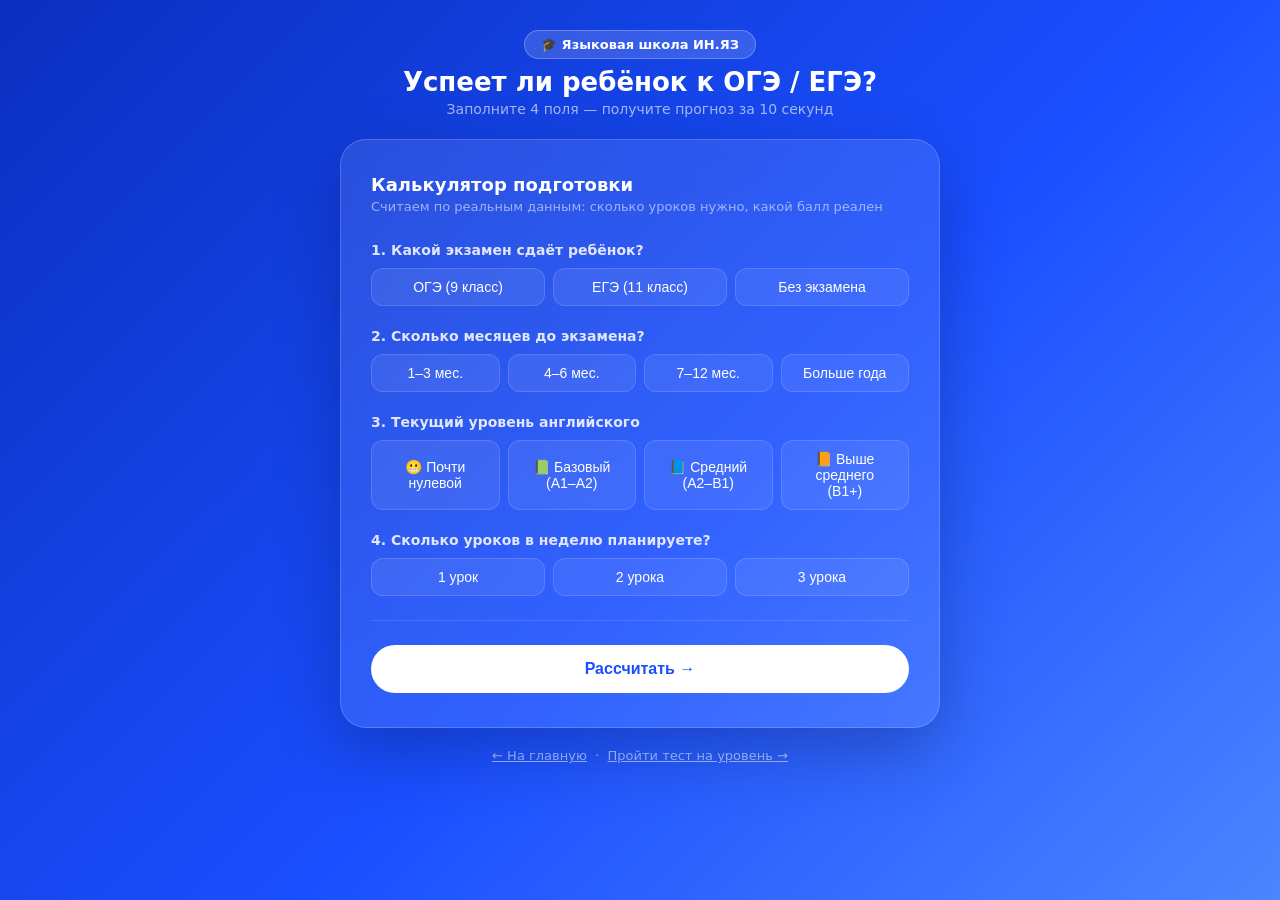
<file: calculator.html>
<!DOCTYPE html>
<html lang="ru">
<head>
  <meta charset="UTF-8">
  <meta name="viewport" content="width=device-width, initial-scale=1.0">
  <title>Успеет ли ребёнок к ОГЭ/ЕГЭ — ИН.ЯЗ</title>
  <meta name="description" content="Калькулятор подготовки к ОГЭ и ЕГЭ по английскому. Узнайте, хватит ли времени и сколько уроков нужно.">
  <style>
    * { margin: 0; padding: 0; box-sizing: border-box; }

    body {
      min-height: 100vh;
      background: linear-gradient(135deg, #0B2FBF 0%, #1A4FFF 55%, #4B85FF 100%);
      font-family: 'Segoe UI', system-ui, -apple-system, sans-serif;
      color: #fff;
      display: flex;
      flex-direction: column;
      align-items: center;
      padding: 30px 20px 40px;
    }

    /* Шапка */
    .brand {
      text-align: center;
      margin-bottom: 22px;
    }
    .brand-badge {
      display: inline-block;
      background: rgba(255,255,255,0.15);
      border: 1px solid rgba(255,255,255,0.25);
      border-radius: 999px;
      padding: 6px 16px;
      font-size: 13px;
      font-weight: 600;
      margin-bottom: 8px;
    }
    .brand h1 {
      font-size: clamp(20px, 5vw, 26px);
      font-weight: 800;
    }
    .brand p {
      font-size: 14px;
      opacity: 0.62;
      margin-top: 4px;
    }

    /* Карточка */
    .card {
      background: rgba(255,255,255,0.10);
      backdrop-filter: blur(22px);
      -webkit-backdrop-filter: blur(22px);
      border-radius: 26px;
      border: 1px solid rgba(255,255,255,0.18);
      padding: 34px 30px;
      max-width: 600px;
      width: 100%;
      box-shadow: 0 24px 64px rgba(0,0,30,0.25);
    }

    .card-title {
      font-size: 18px;
      font-weight: 800;
      margin-bottom: 4px;
    }
    .card-sub {
      font-size: 13px;
      opacity: 0.55;
      margin-bottom: 28px;
    }

    /* Группа полей */
    .field { margin-bottom: 22px; }
    .field-label {
      font-size: 14px;
      font-weight: 600;
      opacity: 0.85;
      margin-bottom: 10px;
    }

    /* Кнопки-выборщики */
    .btn-row {
      display: flex;
      flex-wrap: wrap;
      gap: 8px;
    }
    .pick-btn {
      background: rgba(255,255,255,0.08);
      border: 1.5px solid rgba(255,255,255,0.14);
      border-radius: 12px;
      padding: 10px 16px;
      font-size: 14px;
      color: #fff;
      cursor: pointer;
      transition: all 0.18s;
      flex: 1;
      min-width: 120px;
      text-align: center;
      font-weight: 500;
    }
    .pick-btn:hover {
      background: rgba(255,255,255,0.15);
      border-color: rgba(255,255,255,0.3);
    }
    .pick-btn.active {
      background: rgba(255,255,255,0.25);
      border-color: rgba(255,255,255,0.7);
      font-weight: 700;
    }

    /* Разделитель */
    .divider {
      height: 1px;
      background: rgba(255,255,255,0.12);
      margin: 24px 0;
    }

    /* Кнопка «Рассчитать» */
    .btn-calc {
      width: 100%;
      background: #fff;
      color: #1A4FFF;
      border: none;
      border-radius: 999px;
      padding: 15px;
      font-size: 16px;
      font-weight: 800;
      cursor: pointer;
      transition: all 0.2s;
    }
    .btn-calc:hover {
      transform: translateY(-2px);
      box-shadow: 0 8px 24px rgba(0,0,0,0.2);
    }
    .btn-calc:disabled {
      opacity: 0.45;
      cursor: not-allowed;
      transform: none;
    }

    /* Ошибка */
    .error-msg {
      text-align: center;
      font-size: 13px;
      color: rgba(255,200,100,0.9);
      margin-top: 10px;
      display: none;
    }
    .error-msg.show { display: block; }

    /* ────── РЕЗУЛЬТАТ ────── */
    .result-block {
      margin-top: 28px;
      display: none;
      animation: fadeUp 0.4s ease;
    }
    .result-block.show { display: block; }

    @keyframes fadeUp {
      from { opacity: 0; transform: translateY(14px); }
      to   { opacity: 1; transform: translateY(0); }
    }

    /* Вердикт */
    .verdict {
      border-radius: 16px;
      padding: 16px 20px;
      margin-bottom: 18px;
      display: flex;
      align-items: center;
      gap: 12px;
    }
    .verdict.good  { background: rgba(80,220,120,0.18); border: 1.5px solid rgba(80,220,120,0.4); }
    .verdict.ok    { background: rgba(250,200,50,0.18);  border: 1.5px solid rgba(250,200,50,0.4); }
    .verdict.warn  { background: rgba(255,100,80,0.18);  border: 1.5px solid rgba(255,100,80,0.4); }
    .verdict-icon  { font-size: 28px; flex-shrink: 0; }
    .verdict-text  { font-size: 16px; font-weight: 700; line-height: 1.4; }
    .verdict-sub   { font-size: 13px; opacity: 0.75; margin-top: 2px; }

    /* Статистика */
    .stats {
      display: grid;
      grid-template-columns: 1fr 1fr;
      gap: 10px;
      margin-bottom: 18px;
    }
    .stat-card {
      background: rgba(255,255,255,0.08);
      border-radius: 14px;
      padding: 14px 16px;
      text-align: center;
    }
    .stat-val {
      font-size: clamp(22px, 5vw, 30px);
      font-weight: 900;
      line-height: 1.1;
    }
    .stat-label {
      font-size: 12px;
      opacity: 0.6;
      margin-top: 4px;
    }

    /* Уровень: прогресс */
    .level-bar-wrap {
      background: rgba(255,255,255,0.07);
      border-radius: 14px;
      padding: 16px 18px;
      margin-bottom: 18px;
    }
    .level-bar-title {
      font-size: 12px;
      opacity: 0.55;
      margin-bottom: 12px;
      text-transform: uppercase;
      letter-spacing: 0.5px;
    }
    .level-dots {
      display: flex;
      align-items: center;
      justify-content: space-between;
      position: relative;
    }
    .level-line {
      position: absolute;
      top: 50%;
      left: 0; right: 0;
      height: 3px;
      background: rgba(255,255,255,0.15);
      transform: translateY(-50%);
      z-index: 0;
    }
    .level-dot-wrap {
      display: flex;
      flex-direction: column;
      align-items: center;
      gap: 6px;
      position: relative;
      z-index: 1;
    }
    .level-dot {
      width: 18px; height: 18px;
      border-radius: 50%;
      background: rgba(255,255,255,0.2);
      border: 2px solid rgba(255,255,255,0.25);
      transition: all 0.3s;
    }
    .level-dot.current {
      background: rgba(255,255,255,0.5);
      border-color: #fff;
      transform: scale(1.2);
    }
    .level-dot.target {
      background: #fff;
      border-color: #fff;
      box-shadow: 0 0 10px rgba(255,255,255,0.6);
      transform: scale(1.3);
    }
    .level-dot-label {
      font-size: 12px;
      font-weight: 700;
      opacity: 0.65;
    }
    .level-dot-label.current,
    .level-dot-label.target { opacity: 1; }
    .level-dot-badge {
      font-size: 10px;
      background: rgba(255,255,255,0.2);
      border-radius: 999px;
      padding: 1px 7px;
      margin-top: -2px;
    }

    /* Рекомендации */
    .recs {
      display: flex;
      flex-direction: column;
      gap: 8px;
      margin-bottom: 20px;
    }
    .rec-item {
      background: rgba(255,255,255,0.07);
      border-radius: 11px;
      padding: 10px 14px;
      font-size: 14px;
      display: flex;
      align-items: center;
      gap: 10px;
    }
    .rec-num {
      width: 22px; height: 22px;
      background: rgba(255,255,255,0.18);
      border-radius: 50%;
      display: flex; align-items: center; justify-content: center;
      font-size: 11px; font-weight: 800;
      flex-shrink: 0;
    }

    /* CTA */
    .btn-cta {
      display: block; width: 100%;
      background: #fff; color: #1A4FFF;
      border: none; border-radius: 999px;
      padding: 15px; font-size: 16px; font-weight: 800;
      cursor: pointer; text-decoration: none;
      transition: all 0.2s;
      text-align: center;
      margin-bottom: 10px;
      animation: ctaPulse 2s ease-in-out infinite;
    }
    @keyframes ctaPulse {
      0%, 100% { box-shadow: 0 0 0 0 rgba(255,255,255,0.3); }
      50% { box-shadow: 0 0 0 10px rgba(255,255,255,0); }
    }
    .btn-cta:hover { transform: translateY(-2px); animation: none; }
    .result-note { text-align: center; font-size: 12px; opacity: 0.4; }

    /* Ссылка назад */
    .back-link {
      margin-top: 20px;
      font-size: 13px;
      opacity: 0.5;
      text-align: center;
    }
    .back-link a { color: #fff; text-decoration: underline; }

    @media (max-width: 480px) {
      .card { padding: 22px 16px; }
      .stats { grid-template-columns: 1fr 1fr; }
      .pick-btn { min-width: 90px; font-size: 13px; padding: 9px 10px; }
    }
  </style>
</head>
<body>

  <div class="brand">
    <div class="brand-badge">🎓 Языковая школа ИН.ЯЗ</div>
    <h1>Успеет ли ребёнок к ОГЭ / ЕГЭ?</h1>
    <p>Заполните 4 поля — получите прогноз за 10 секунд</p>
  </div>

  <div class="card">
    <div class="card-title">Калькулятор подготовки</div>
    <div class="card-sub">Считаем по реальным данным: сколько уроков нужно, какой балл реален</div>

    <!-- 1. Экзамен -->
    <div class="field">
      <div class="field-label">1. Какой экзамен сдаёт ребёнок?</div>
      <div class="btn-row">
        <button class="pick-btn" data-g="exam" data-v="oge">ОГЭ (9 класс)</button>
        <button class="pick-btn" data-g="exam" data-v="ege">ЕГЭ (11 класс)</button>
        <button class="pick-btn" data-g="exam" data-v="none">Без экзамена</button>
      </div>
    </div>

    <!-- 2. Месяцев до экзамена -->
    <div class="field">
      <div class="field-label">2. Сколько месяцев до экзамена?</div>
      <div class="btn-row">
        <button class="pick-btn" data-g="months" data-v="2">1–3 мес.</button>
        <button class="pick-btn" data-g="months" data-v="5">4–6 мес.</button>
        <button class="pick-btn" data-g="months" data-v="9">7–12 мес.</button>
        <button class="pick-btn" data-g="months" data-v="15">Больше года</button>
      </div>
    </div>

    <!-- 3. Уровень -->
    <div class="field">
      <div class="field-label">3. Текущий уровень английского</div>
      <div class="btn-row">
        <button class="pick-btn" data-g="level" data-v="0">😬 Почти нулевой</button>
        <button class="pick-btn" data-g="level" data-v="1">📗 Базовый (A1–A2)</button>
        <button class="pick-btn" data-g="level" data-v="2">📘 Средний (A2–B1)</button>
        <button class="pick-btn" data-g="level" data-v="3">📙 Выше среднего (B1+)</button>
      </div>
    </div>

    <!-- 4. Уроков в неделю -->
    <div class="field">
      <div class="field-label">4. Сколько уроков в неделю планируете?</div>
      <div class="btn-row">
        <button class="pick-btn" data-g="freq" data-v="1">1 урок</button>
        <button class="pick-btn" data-g="freq" data-v="2">2 урока</button>
        <button class="pick-btn" data-g="freq" data-v="3">3 урока</button>
      </div>
    </div>

    <div class="divider"></div>
    <button class="btn-calc" id="calcBtn" onclick="calculate()">Рассчитать →</button>
    <div class="error-msg" id="errMsg">Пожалуйста, ответьте на все 4 вопроса</div>

    <!-- Результат -->
    <div class="result-block" id="result">

      <div class="verdict" id="verdictBox">
        <div class="verdict-icon" id="verdictIcon"></div>
        <div>
          <div class="verdict-text" id="verdictText"></div>
          <div class="verdict-sub" id="verdictSub"></div>
        </div>
      </div>

      <div class="stats">
        <div class="stat-card">
          <div class="stat-val" id="statLessons">—</div>
          <div class="stat-label">уроков за это время</div>
        </div>
        <div class="stat-card">
          <div class="stat-val" id="statScore">—</div>
          <div class="stat-label" id="statScoreLabel">прогноз баллов</div>
        </div>
      </div>

      <!-- Уровень: было → станет -->
      <div class="level-bar-wrap">
        <div class="level-bar-title">Прогресс уровня</div>
        <div class="level-dots">
          <div class="level-line"></div>
          <div class="level-dot-wrap" id="dot0">
            <div class="level-dot"></div>
            <div class="level-dot-label">A0</div>
          </div>
          <div class="level-dot-wrap" id="dot1">
            <div class="level-dot"></div>
            <div class="level-dot-label">A1</div>
          </div>
          <div class="level-dot-wrap" id="dot2">
            <div class="level-dot"></div>
            <div class="level-dot-label">A2</div>
          </div>
          <div class="level-dot-wrap" id="dot3">
            <div class="level-dot"></div>
            <div class="level-dot-label">B1</div>
          </div>
          <div class="level-dot-wrap" id="dot4">
            <div class="level-dot"></div>
            <div class="level-dot-label">B2</div>
          </div>
        </div>
      </div>

      <!-- Рекомендации -->
      <div class="recs" id="recsList"></div>

      <a class="btn-cta" id="ctaBtn" href="#" target="_blank">📩 Записаться на бесплатный урок</a>
      <div class="result-note">Первый урок — бесплатно. Разберём план подготовки вместе.</div>
    </div>
  </div>

  <div class="back-link">
    <a href="landing.html">← На главную</a>
    &nbsp;·&nbsp;
    <a href="quiz.html">Пройти тест на уровень →</a>
  </div>

  <script>
    const TG = 'SvetlanaReSSina';

    // Состояние выборов
    const sel = { exam: null, months: null, level: null, freq: null };

    // Клики по кнопкам-выборщикам
    document.querySelectorAll('.pick-btn').forEach(btn => {
      btn.addEventListener('click', () => {
        document.querySelectorAll(`[data-g="${btn.dataset.g}"]`)
          .forEach(b => b.classList.remove('active'));
        btn.classList.add('active');
        const raw = btn.dataset.v;
        const num = parseFloat(raw);
        sel[btn.dataset.g] = isNaN(num) ? raw : num;
        document.getElementById('errMsg').classList.remove('show');
      });
    });

    // ─── Расчётная логика ───────────────────────────────────────────────────

    // Уроков для перехода на следующий уровень (0→1, 1→2, 2→3, 3→4)
    const STEPS = [28, 42, 60, 85];

    // Названия уровней
    const LEVEL_NAMES = ['A0', 'A1', 'A2', 'B1', 'B2'];

    // Прогноз баллов [min, max] по конечному уровню
    const OGE  = [[22,30], [36,46], [50,62], [64,76], [78,92]];
    const EGE  = [[18,26], [30,40], [43,56], [58,70], [72,86]];

    function calcEndLevel(startLevel, totalLessons) {
      let lvl = startLevel;
      let rem = totalLessons;
      while (lvl < 4 && rem >= STEPS[lvl]) {
        rem -= STEPS[lvl];
        lvl++;
      }
      return lvl;
    }

    function calculate() {
      if (Object.values(sel).some(v => v === null)) {
        document.getElementById('errMsg').classList.add('show');
        return;
      }

      const { exam, months, level: startLvl, freq } = sel;

      // Общее кол-во уроков (4.3 недели в месяце)
      const totalLessons = Math.round(freq * 4.3 * months);

      // Конечный уровень
      const endLvl = calcEndLevel(startLvl, totalLessons);

      // Прогноз балла
      let scoreText = '—';
      let scoreLabelText = 'ожидаемый уровень';

      if (exam === 'oge') {
        const s = OGE[endLvl];
        scoreText = `${s[0]}–${s[1]}`;
        scoreLabelText = 'баллов на ОГЭ';
      } else if (exam === 'ege') {
        const s = EGE[endLvl];
        scoreText = `${s[0]}–${s[1]}`;
        scoreLabelText = 'баллов на ЕГЭ';
      } else {
        scoreText = LEVEL_NAMES[endLvl];
        scoreLabelText = 'уровень к концу';
      }

      // Вердикт
      let vClass, vIcon, vMain, vSub;

      if (exam === 'oge') {
        if (endLvl >= 3) {
          vClass = 'good'; vIcon = '✅';
          vMain = 'Хватит для хорошего результата';
          vSub = `${totalLessons} уроков — выйдем на ${LEVEL_NAMES[endLvl]}. Реально 64+ баллов.`;
        } else if (endLvl >= 2) {
          vClass = 'ok'; vIcon = '👍';
          vMain = 'Реально сдать, нужна дисциплина';
          vSub = 'Дойдём до A2–B1. Хватит для минимального прохода, но лучше добавить урок.';
        } else {
          vClass = 'warn'; vIcon = '⚡';
          vMain = 'Нужно начинать прямо сейчас';
          vSub = 'Времени мало. Рекомендуем 2–3 урока в неделю + домашние задания.';
        }
      } else if (exam === 'ege') {
        if (endLvl >= 4) {
          vClass = 'good'; vIcon = '✅';
          vMain = 'Реально набрать 72+ балла';
          vSub = `${totalLessons} уроков — отличный задел. При усердии — выше 80.`;
        } else if (endLvl >= 3) {
          vClass = 'ok'; vIcon = '👍';
          vMain = 'Хватит для твёрдого прохода';
          vSub = 'Достигнем B1. Для высокого балла рекомендуем добавить частоту занятий.';
        } else {
          vClass = 'warn'; vIcon = '⚡';
          vMain = 'Сложно — нужен интенсив';
          vSub = 'Пока до экзамена далеко — начинаем сейчас и можно успеть.';
        }
      } else {
        if (endLvl - startLvl >= 2) {
          vClass = 'good'; vIcon = '🚀';
          vMain = `Отличный прогресс: ${LEVEL_NAMES[startLvl]} → ${LEVEL_NAMES[endLvl]}`;
          vSub = 'Ребёнок заметно вырастет за это время при регулярных занятиях.';
        } else if (endLvl > startLvl) {
          vClass = 'ok'; vIcon = '📈';
          vMain = `Хороший рост: ${LEVEL_NAMES[startLvl]} → ${LEVEL_NAMES[endLvl]}`;
          vSub = 'Один уровень вверх — это уверенный результат. Можно больше с бо́льшей частотой.';
        } else {
          vClass = 'warn'; vIcon = '💡';
          vMain = 'Добавьте ещё один урок в неделю';
          vSub = 'С 1 уроком прогресс медленный. Два урока — и уровень точно изменится.';
        }
      }

      // Рекомендации
      const recs = buildRecs(exam, startLvl, endLvl, months, freq);

      // Сообщение в Telegram
      const examLabel = exam === 'oge' ? 'ОГЭ' : exam === 'ege' ? 'ЕГЭ' : 'без экзамена';
      const tgMsg = `Здравствуйте! Воспользовались калькулятором на сайте. `
        + `Экзамен: ${examLabel}. Уровень: ${LEVEL_NAMES[startLvl]}. `
        + `До экзамена ~${months} мес. Хотим записаться на бесплатный пробный урок.`;

      // ─── Рендер ─────────────────────────────────────────────────────────

      // Вердикт
      const vBox = document.getElementById('verdictBox');
      vBox.className = `verdict ${vClass}`;
      document.getElementById('verdictIcon').textContent = vIcon;
      document.getElementById('verdictText').textContent = vMain;
      document.getElementById('verdictSub').textContent = vSub;

      // Статистика
      document.getElementById('statLessons').textContent = totalLessons;
      document.getElementById('statScore').textContent = scoreText;
      document.getElementById('statScoreLabel').textContent = scoreLabelText;

      // Уровень-прогресс
      for (let i = 0; i <= 4; i++) {
        const wrap = document.getElementById(`dot${i}`);
        const dot  = wrap.querySelector('.level-dot');
        const lbl  = wrap.querySelector('.level-dot-label');
        // Убираем старые классы
        dot.className = 'level-dot';
        lbl.className = 'level-dot-label';
        // Удаляем старые бейджи
        const oldBadge = wrap.querySelector('.level-dot-badge');
        if (oldBadge) oldBadge.remove();

        if (i === startLvl) {
          dot.classList.add('current');
          lbl.classList.add('current');
          const badge = document.createElement('div');
          badge.className = 'level-dot-badge';
          badge.textContent = 'сейчас';
          wrap.appendChild(badge);
        }
        if (i === endLvl && endLvl !== startLvl) {
          dot.classList.add('target');
          lbl.classList.add('target');
          const badge = document.createElement('div');
          badge.className = 'level-dot-badge';
          badge.textContent = 'будет';
          wrap.appendChild(badge);
        }
      }

      // Рекомендации
      const recsEl = document.getElementById('recsList');
      recsEl.innerHTML = '';
      recs.forEach((r, i) => {
        const d = document.createElement('div');
        d.className = 'rec-item';
        d.innerHTML = `<span class="rec-num">${i+1}</span>${r}`;
        recsEl.appendChild(d);
      });

      // CTA
      document.getElementById('ctaBtn').href =
        `https://t.me/${TG}?text=${encodeURIComponent(tgMsg)}`;

      // Показываем результат
      const resultEl = document.getElementById('result');
      resultEl.classList.add('show');
      setTimeout(() => resultEl.scrollIntoView({ behavior: 'smooth', block: 'start' }), 100);
    }

    function buildRecs(exam, start, end, months, freq) {
      const recs = [];

      if (freq === 1 && months <= 6) {
        recs.push('Увеличить занятия до 2 раз в неделю — это удвоит результат');
      }
      if (start === 0) {
        recs.push('Начать с фонетики и базовых 300 слов — это фундамент всего остального');
      }
      if (exam === 'oge' && end < 3) {
        recs.push('Сосредоточиться на грамматике Present/Past/Future — это 40% заданий ОГЭ');
        recs.push('Практиковать аудирование каждый день по 15 минут');
      }
      if (exam === 'ege' && end < 3) {
        recs.push('Проработать все разделы ЕГЭ: чтение, аудирование, письмо, говорение');
        recs.push('Решать минимум 2 варианта ОГЭ/ЕГЭ в месяц — привыкать к формату');
      }
      if (exam === 'ege' && end >= 3) {
        recs.push('Развивать Speaking — устная часть ЕГЭ даёт до 20 баллов');
      }
      recs.push('Делать домашние задания между уроками — без этого прогресс вдвое медленнее');

      return recs.slice(0, 3);
    }
  </script>

</body>
</html>
</file>
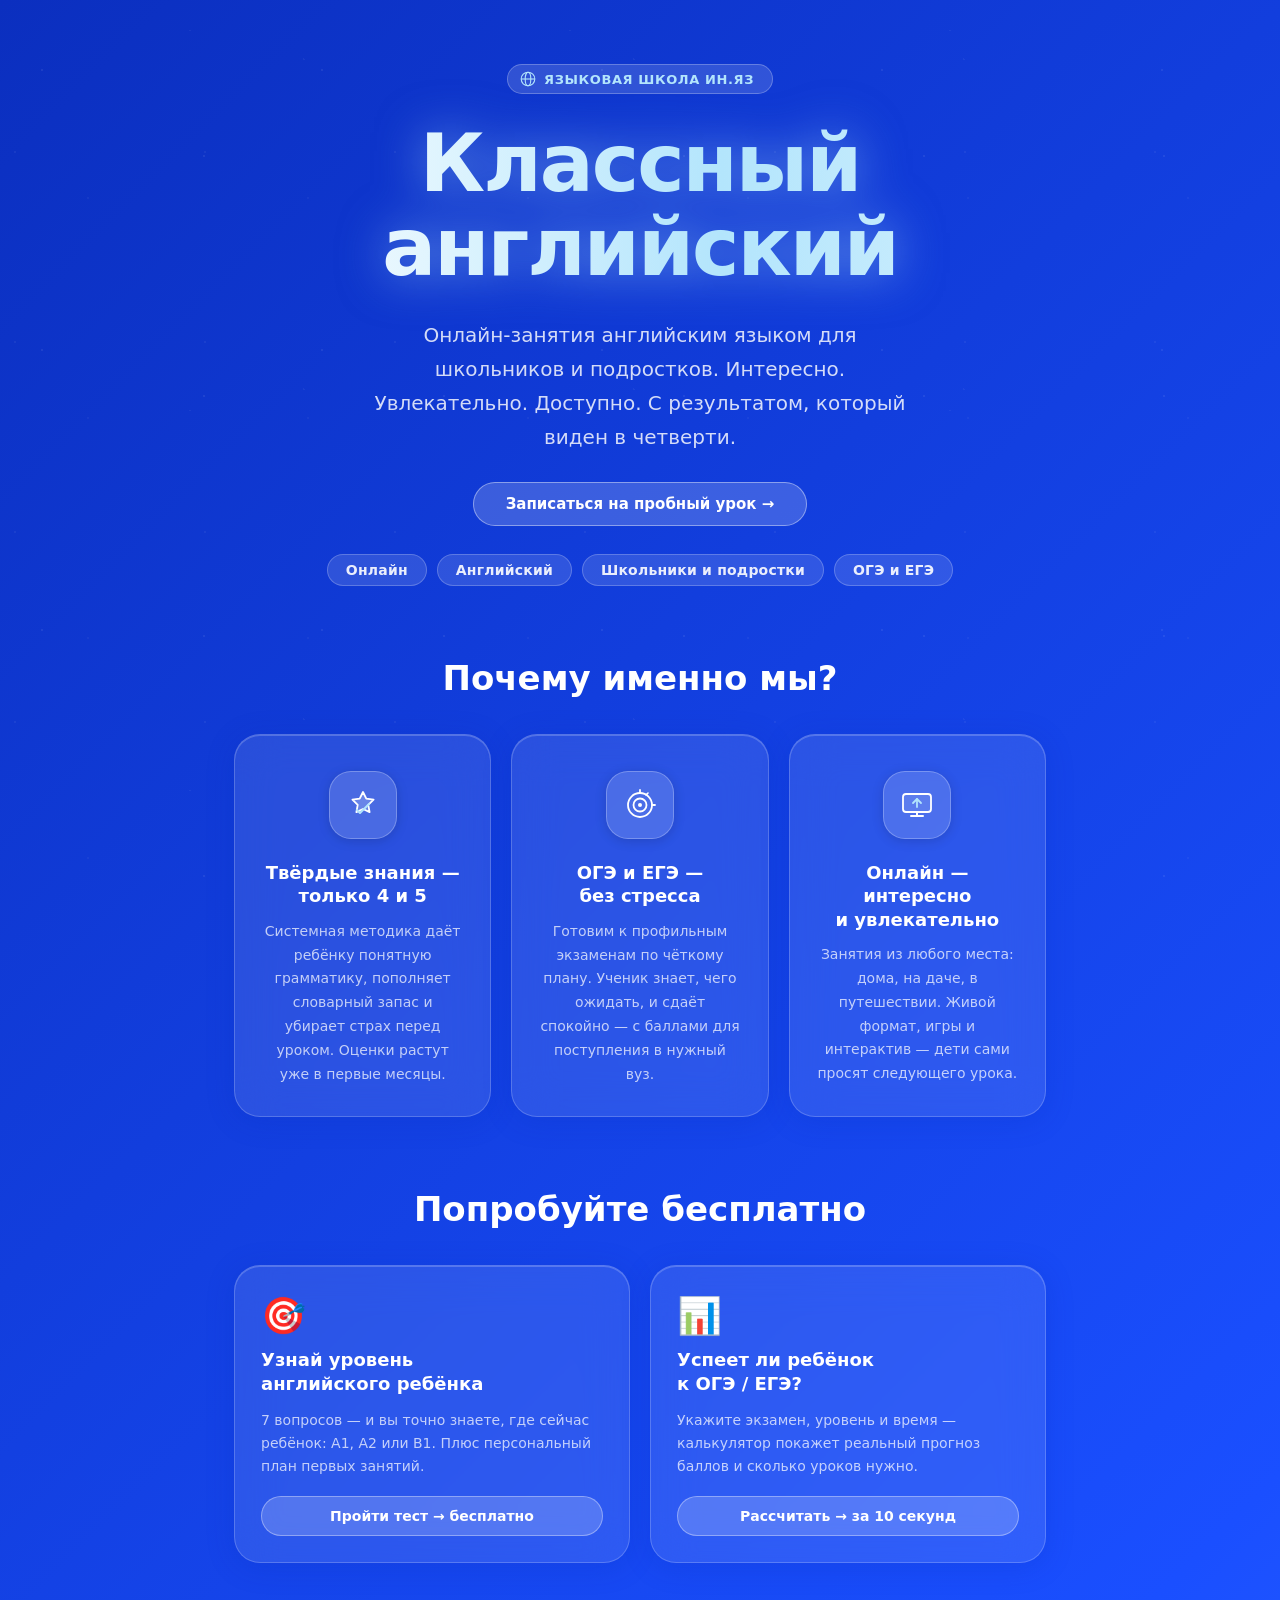
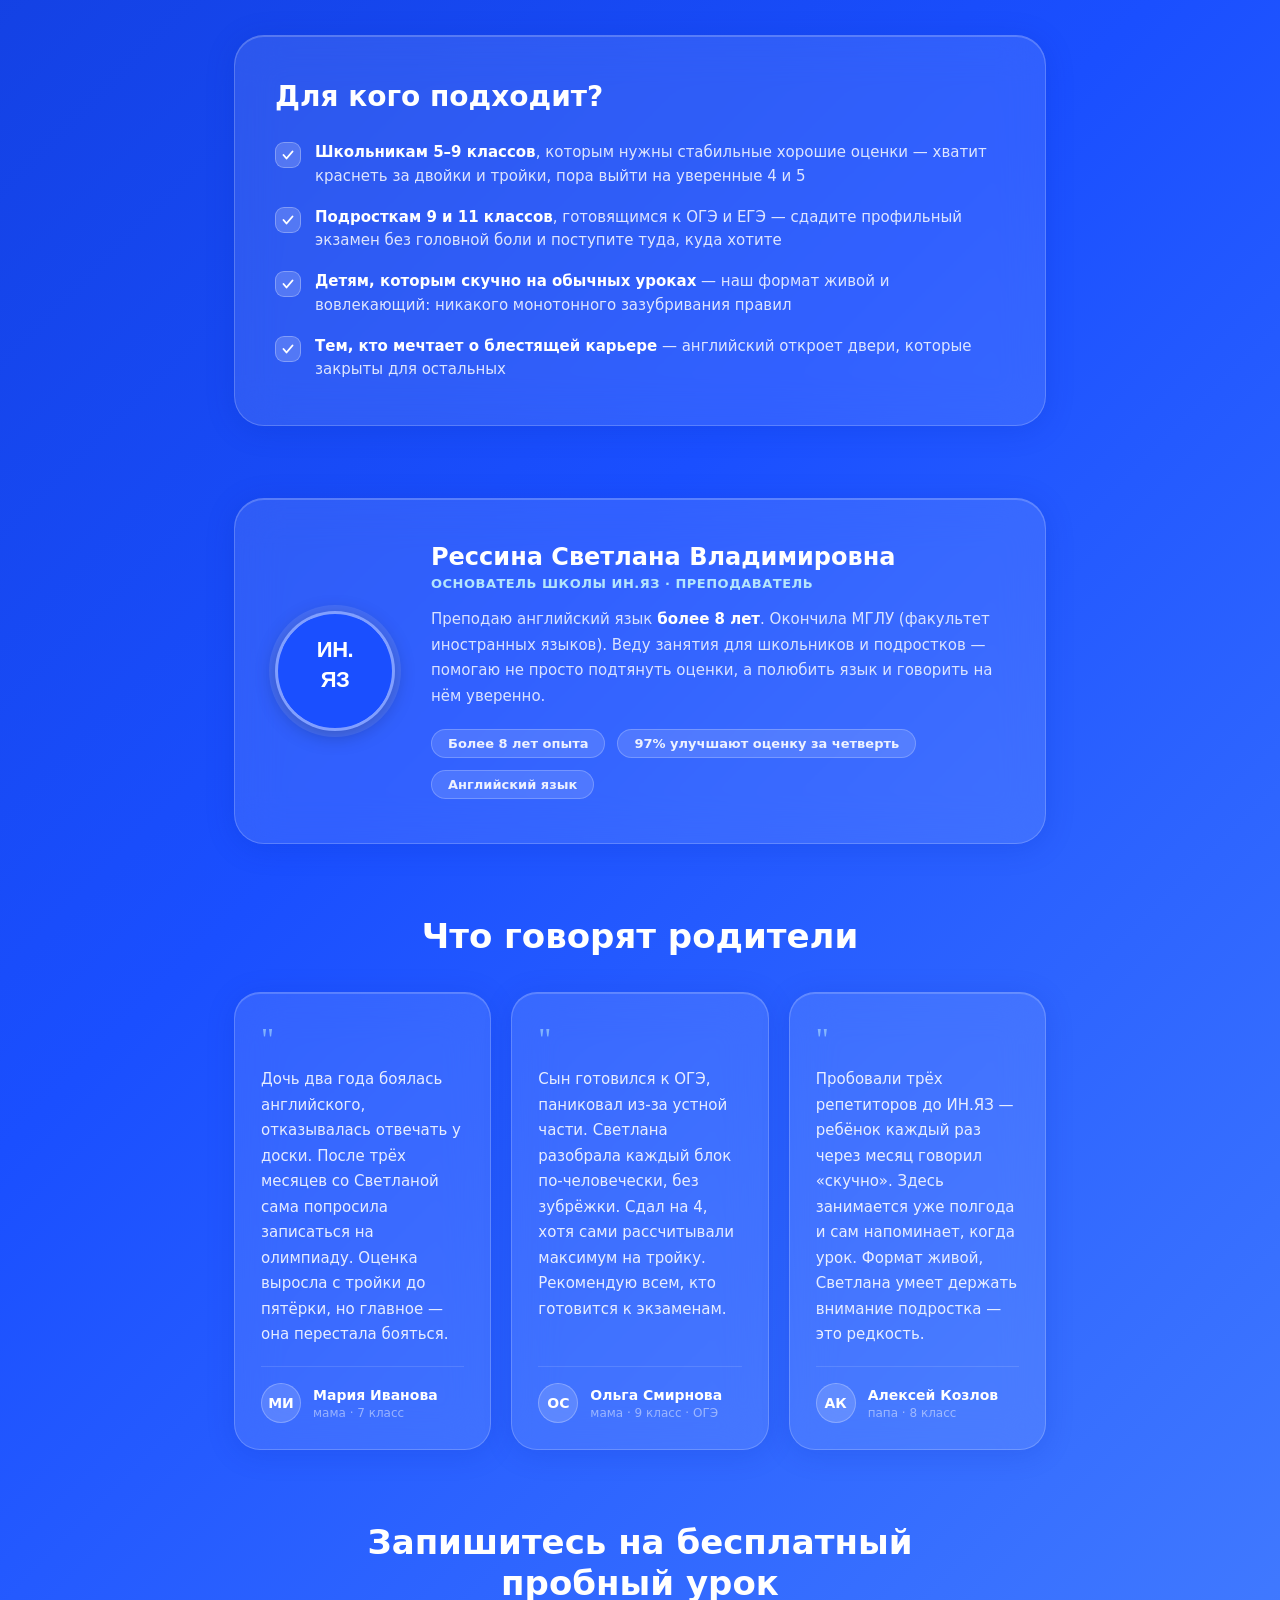
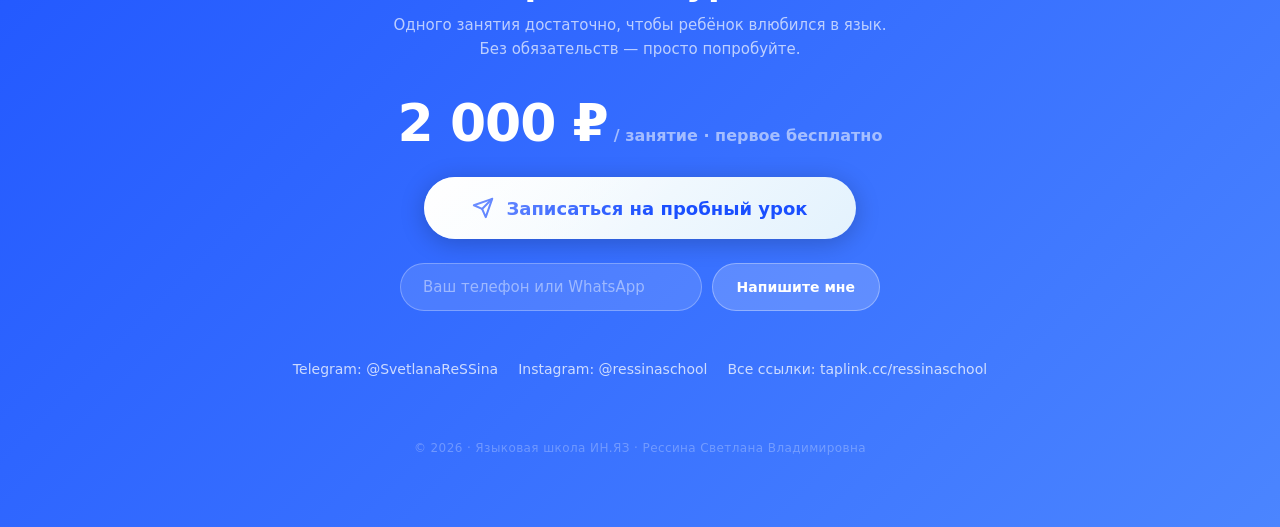
<file: landing.html>
<!DOCTYPE html>
<html lang="ru">
<head>
<meta charset="UTF-8">
<meta name="viewport" content="width=device-width, initial-scale=1.0">
<title>Классный английский — Языковая школа ИН.ЯЗ</title>
<meta name="description" content="Онлайн-занятия английским для школьников и подростков. Готовим к ОГЭ и ЕГЭ. Оценки растут уже в первые месяцы. Запишитесь на бесплатный пробный урок.">
<meta property="og:title" content="Классный английский — Языковая школа ИН.ЯЗ">
<meta property="og:description" content="Онлайн-занятия английским для школьников 5–11 классов. Подготовка к ОГЭ и ЕГЭ. Бесплатный пробный урок.">
<meta property="og:type" content="website">
<meta property="og:image" content="https://www.instagram.com/ressinaschool">
<style>
  *, *::before, *::after { box-sizing: border-box; margin: 0; padding: 0; }

  body {
    min-height: 100vh;
    font-family: 'Segoe UI', system-ui, -apple-system, sans-serif;
    background: linear-gradient(135deg, #0B2FBF 0%, #1A4FFF 55%, #4B85FF 100%);
    overflow-x: hidden;
    color: white;
  }

  body::before {
    content: '';
    position: fixed;
    inset: 0;
    background-image:
      radial-gradient(circle at 15% 25%, rgba(255,255,255,0.07) 1px, transparent 1px),
      radial-gradient(circle at 85% 65%, rgba(255,255,255,0.07) 1px, transparent 1px),
      radial-gradient(circle at 50% 8%,  rgba(255,255,255,0.05) 1px, transparent 1px),
      radial-gradient(circle at 8%  80%, rgba(255,255,255,0.05) 1px, transparent 1px),
      radial-gradient(circle at 92% 18%, rgba(255,255,255,0.05) 1px, transparent 1px),
      radial-gradient(circle at 40% 90%, rgba(255,255,255,0.04) 1px, transparent 1px);
    background-size: 280px 280px, 240px 240px, 380px 380px, 190px 190px, 330px 330px, 220px 220px;
    pointer-events: none;
    z-index: 0;
  }

  .container {
    position: relative;
    z-index: 1;
    max-width: 860px;
    margin: 0 auto;
    padding: 64px 24px 72px;
  }

  /* ── HERO ── */
  .hero {
    text-align: center;
    margin-bottom: 72px;
  }

  .badge {
    display: inline-flex;
    align-items: center;
    gap: 8px;
    background: rgba(255,255,255,0.14);
    border: 1px solid rgba(255,255,255,0.25);
    border-radius: 999px;
    padding: 6px 18px 6px 12px;
    margin-bottom: 28px;
    font-size: 13px;
    font-weight: 700;
    color: #b3e5fc;
    letter-spacing: 0.6px;
    text-transform: uppercase;
  }

  .hero-title {
    font-size: clamp(44px, 10vw, 80px);
    font-weight: 900;
    line-height: 1.05;
    letter-spacing: -2px;
    background: linear-gradient(90deg, #ffffff 0%, #b3e5fc 30%, #e1f5fe 60%, #ffffff 100%);
    background-size: 200% auto;
    -webkit-background-clip: text;
    -webkit-text-fill-color: transparent;
    background-clip: text;
    animation: shimmer 4s linear infinite;
    filter: drop-shadow(0 0 24px rgba(179, 229, 252, 0.5));
    margin-bottom: 28px;
  }

  .hero-desc {
    font-size: clamp(16px, 3.5vw, 20px);
    color: rgba(255,255,255,0.82);
    line-height: 1.7;
    max-width: 560px;
    margin: 0 auto 28px;
  }

  .hero-cta-btn {
    display: inline-block;
    background: rgba(255,255,255,0.18);
    border: 1.5px solid rgba(255,255,255,0.4);
    border-radius: 999px;
    padding: 12px 32px;
    font-size: 15px;
    font-weight: 700;
    color: white;
    text-decoration: none;
    margin-bottom: 28px;
    transition: background 0.2s, transform 0.2s;
  }

  .hero-cta-btn:hover {
    background: rgba(255,255,255,0.28);
    transform: translateY(-2px);
  }

  .hero-tags {
    display: flex;
    flex-wrap: wrap;
    justify-content: center;
    gap: 10px;
  }

  .tag {
    background: rgba(255,255,255,0.13);
    border: 1px solid rgba(255,255,255,0.22);
    border-radius: 999px;
    padding: 7px 18px;
    font-size: 14px;
    font-weight: 600;
    color: rgba(255,255,255,0.9);
    letter-spacing: 0.2px;
  }

  /* ── SECTION LABEL ── */
  .section-label {
    text-align: center;
    font-size: clamp(22px, 5vw, 34px);
    font-weight: 800;
    color: white;
    margin-bottom: 36px;
  }

  /* ── ADVANTAGE CARDS ── */
  .cards {
    display: grid;
    grid-template-columns: repeat(auto-fit, minmax(230px, 1fr));
    gap: 20px;
    margin-bottom: 72px;
  }

  .card {
    background: rgba(255,255,255,0.10);
    backdrop-filter: blur(22px);
    -webkit-backdrop-filter: blur(22px);
    border: 1px solid rgba(255,255,255,0.20);
    border-radius: 26px;
    padding: 36px 26px 30px;
    text-align: center;
    box-shadow: 0 4px 28px rgba(11,47,191,0.22), inset 0 1px 0 rgba(255,255,255,0.2);
    transition: transform 0.3s cubic-bezier(0.34, 1.56, 0.64, 1),
                box-shadow 0.3s ease, background 0.3s ease;
  }

  .card:hover {
    transform: translateY(-8px) scale(1.02);
    background: rgba(255,255,255,0.16);
    box-shadow: 0 16px 48px rgba(11,47,191,0.3), inset 0 1px 0 rgba(255,255,255,0.28);
  }

  .card-icon {
    width: 68px;
    height: 68px;
    border-radius: 22px;
    background: rgba(255,255,255,0.15);
    border: 1px solid rgba(255,255,255,0.26);
    display: flex;
    align-items: center;
    justify-content: center;
    margin: 0 auto 22px;
    box-shadow: 0 2px 12px rgba(0,0,0,0.15);
  }

  .card-icon svg { width: 34px; height: 34px; }

  .card-title {
    font-size: 18px;
    font-weight: 800;
    color: white;
    margin-bottom: 12px;
    line-height: 1.3;
  }

  .card-text {
    font-size: 14px;
    color: rgba(255,255,255,0.72);
    line-height: 1.7;
  }

  /* ── TOOLS ── */
  .tools-grid {
    display: grid;
    grid-template-columns: repeat(auto-fit, minmax(260px, 1fr));
    gap: 20px;
    margin-bottom: 72px;
  }

  .tool-card {
    background: rgba(255,255,255,0.10);
    backdrop-filter: blur(22px);
    -webkit-backdrop-filter: blur(22px);
    border: 1px solid rgba(255,255,255,0.20);
    border-radius: 26px;
    padding: 32px 26px 26px;
    display: flex;
    flex-direction: column;
    gap: 14px;
    box-shadow: 0 4px 28px rgba(11,47,191,0.22), inset 0 1px 0 rgba(255,255,255,0.2);
    transition: transform 0.3s cubic-bezier(0.34, 1.56, 0.64, 1), box-shadow 0.3s ease;
  }

  .tool-card:hover {
    transform: translateY(-6px);
    box-shadow: 0 16px 48px rgba(11,47,191,0.3), inset 0 1px 0 rgba(255,255,255,0.28);
  }

  .tool-emoji { font-size: 36px; line-height: 1; }

  .tool-title {
    font-size: 18px;
    font-weight: 800;
    color: white;
    line-height: 1.3;
  }

  .tool-desc {
    font-size: 14px;
    color: rgba(255,255,255,0.72);
    line-height: 1.65;
    flex: 1;
  }

  .tool-btn {
    display: inline-block;
    background: rgba(255,255,255,0.18);
    border: 1.5px solid rgba(255,255,255,0.35);
    border-radius: 999px;
    padding: 11px 22px;
    font-size: 14px;
    font-weight: 700;
    color: white;
    text-decoration: none;
    text-align: center;
    transition: background 0.2s, transform 0.2s;
    margin-top: 4px;
  }

  .tool-btn:hover {
    background: rgba(255,255,255,0.28);
    transform: translateY(-2px);
  }

  /* ── FOR WHOM ── */
  .audience {
    background: rgba(255,255,255,0.10);
    backdrop-filter: blur(22px);
    -webkit-backdrop-filter: blur(22px);
    border: 1px solid rgba(255,255,255,0.20);
    border-radius: 30px;
    padding: 44px 40px;
    margin-bottom: 72px;
    box-shadow: 0 4px 28px rgba(11,47,191,0.22), inset 0 1px 0 rgba(255,255,255,0.2);
  }

  .audience-title {
    font-size: clamp(20px, 4.5vw, 28px);
    font-weight: 800;
    color: white;
    margin-bottom: 28px;
  }

  .audience-list {
    list-style: none;
    display: flex;
    flex-direction: column;
    gap: 18px;
  }

  .audience-item {
    display: flex;
    align-items: flex-start;
    gap: 14px;
    font-size: 15px;
    color: rgba(255,255,255,0.84);
    line-height: 1.55;
  }

  .check {
    flex-shrink: 0;
    width: 26px;
    height: 26px;
    background: rgba(255,255,255,0.18);
    border: 1px solid rgba(255,255,255,0.28);
    border-radius: 9px;
    display: flex;
    align-items: center;
    justify-content: center;
    margin-top: 1px;
  }

  .check svg { width: 14px; height: 14px; }

  .audience-item strong { color: #ffffff; font-weight: 700; }

  /* ── TEACHER ── */
  .teacher {
    display: flex;
    align-items: center;
    gap: 36px;
    background: rgba(255,255,255,0.10);
    backdrop-filter: blur(22px);
    -webkit-backdrop-filter: blur(22px);
    border: 1px solid rgba(255,255,255,0.20);
    border-radius: 30px;
    padding: 44px 40px;
    margin-bottom: 72px;
    box-shadow: 0 4px 28px rgba(11,47,191,0.22), inset 0 1px 0 rgba(255,255,255,0.2);
  }

  .teacher-avatar {
    flex-shrink: 0;
    width: 120px;
    height: 120px;
    border-radius: 50%;
    background: #1A4FFF;
    border: 3px solid rgba(255,255,255,0.45);
    display: flex;
    align-items: center;
    justify-content: center;
    box-shadow: 0 4px 20px rgba(0,0,0,0.25), 0 0 0 6px rgba(255,255,255,0.1);
    overflow: hidden;
  }

  .teacher-body { flex: 1; }

  .teacher-name {
    font-size: clamp(18px, 4vw, 24px);
    font-weight: 800;
    color: white;
    margin-bottom: 4px;
    line-height: 1.2;
  }

  .teacher-role {
    font-size: 13px;
    font-weight: 700;
    color: #b3e5fc;
    letter-spacing: 0.5px;
    text-transform: uppercase;
    margin-bottom: 16px;
  }

  .teacher-bio {
    font-size: 15px;
    color: rgba(255,255,255,0.82);
    line-height: 1.7;
  }

  .teacher-bio strong { color: white; font-weight: 700; }

  .teacher-stats {
    display: flex;
    flex-wrap: wrap;
    gap: 12px;
    margin-top: 20px;
  }

  .stat {
    background: rgba(255,255,255,0.13);
    border: 1px solid rgba(255,255,255,0.22);
    border-radius: 999px;
    padding: 6px 16px;
    font-size: 13px;
    font-weight: 700;
    color: rgba(255,255,255,0.9);
  }

  @media (max-width: 620px) {
    .teacher { flex-direction: column; text-align: center; padding: 32px 22px; gap: 24px; }
    .teacher-stats { justify-content: center; }
  }

  /* ── REVIEWS ── */
  .reviews {
    margin-bottom: 72px;
  }

  .reviews-grid {
    display: grid;
    grid-template-columns: repeat(auto-fit, minmax(240px, 1fr));
    gap: 20px;
  }

  .review-card {
    background: rgba(255,255,255,0.10);
    backdrop-filter: blur(22px);
    -webkit-backdrop-filter: blur(22px);
    border: 1px solid rgba(255,255,255,0.20);
    border-radius: 26px;
    padding: 30px 26px 26px;
    box-shadow: 0 4px 28px rgba(11,47,191,0.18), inset 0 1px 0 rgba(255,255,255,0.18);
    display: flex;
    flex-direction: column;
    gap: 18px;
    transition: transform 0.3s cubic-bezier(0.34, 1.56, 0.64, 1), box-shadow 0.3s ease;
  }

  .review-card:hover {
    transform: translateY(-6px);
    box-shadow: 0 16px 40px rgba(11,47,191,0.28), inset 0 1px 0 rgba(255,255,255,0.24);
  }

  .review-quote {
    font-size: 32px;
    line-height: 1;
    color: rgba(179,229,252,0.6);
    font-family: Georgia, serif;
    margin-bottom: -6px;
  }

  .review-text {
    font-size: 15px;
    color: rgba(255,255,255,0.88);
    line-height: 1.7;
    flex: 1;
  }

  .review-author {
    display: flex;
    align-items: center;
    gap: 12px;
    padding-top: 16px;
    border-top: 1px solid rgba(255,255,255,0.12);
  }

  .review-initials {
    flex-shrink: 0;
    width: 40px;
    height: 40px;
    border-radius: 50%;
    background: rgba(255,255,255,0.15);
    border: 1px solid rgba(255,255,255,0.25);
    display: flex;
    align-items: center;
    justify-content: center;
    font-size: 14px;
    font-weight: 800;
    color: white;
  }

  .review-name {
    font-size: 14px;
    font-weight: 700;
    color: white;
    line-height: 1.3;
  }

  .review-meta {
    font-size: 12px;
    color: rgba(255,255,255,0.48);
    margin-top: 2px;
  }

  @media (max-width: 620px) {
    .reviews-grid { grid-template-columns: 1fr; }
  }

  /* ── CTA ── */
  .cta-section {
    text-align: center;
  }

  /* scroll-reveal base state */
  .reveal {
    opacity: 0;
    transform: translateY(28px);
    transition: opacity 0.65s cubic-bezier(0.22, 1, 0.36, 1),
                transform 0.65s cubic-bezier(0.22, 1, 0.36, 1);
  }

  .reveal.visible {
    opacity: 1;
    transform: translateY(0);
  }

  .cta-heading {
    font-size: clamp(22px, 5vw, 34px);
    font-weight: 900;
    color: white;
    margin-bottom: 10px;
    line-height: 1.2;
  }

  .cta-sub {
    font-size: 15px;
    color: rgba(255,255,255,0.68);
    margin-bottom: 36px;
    line-height: 1.6;
  }

  .price-tag {
    display: inline-flex;
    align-items: baseline;
    gap: 6px;
    margin-bottom: 28px;
  }

  .price-amount {
    font-size: clamp(36px, 8vw, 52px);
    font-weight: 900;
    color: white;
    line-height: 1;
    letter-spacing: -1px;
  }

  .price-label {
    font-size: 16px;
    font-weight: 600;
    color: rgba(255,255,255,0.55);
  }

  .cta-btn {
    display: inline-flex;
    align-items: center;
    gap: 12px;
    background: linear-gradient(135deg, #ffffff 0%, #e3f2fd 100%);
    color: #1A4FFF;
    font-size: clamp(15px, 3.5vw, 18px);
    font-weight: 800;
    text-decoration: none;
    padding: 20px 48px;
    border-radius: 999px;
    border: none;
    cursor: pointer;
    position: relative;
    overflow: hidden;
    box-shadow: 0 4px 24px rgba(0,0,0,0.22);
    transition: transform 0.25s cubic-bezier(0.34, 1.56, 0.64, 1),
                box-shadow 0.25s ease;
    animation: ctaPulse 2.8s 1.5s ease-in-out infinite;
  }

  .cta-btn::after {
    content: '';
    position: absolute;
    inset: 0;
    background: linear-gradient(135deg, rgba(255,255,255,0.5) 0%, transparent 55%);
    border-radius: inherit;
    pointer-events: none;
  }

  .cta-btn:hover {
    transform: scale(1.06) translateY(-3px);
    box-shadow: 0 14px 40px rgba(0,0,0,0.28), 0 0 0 8px rgba(255,255,255,0.15);
    animation: none;
  }

  .cta-btn svg { width: 22px; height: 22px; flex-shrink: 0; }

  .contact-links {
    margin-top: 22px;
    display: flex;
    flex-wrap: wrap;
    justify-content: center;
    gap: 6px 20px;
  }

  .contact-link {
    font-size: 14px;
    color: rgba(255,255,255,0.75);
    text-decoration: none;
    transition: color 0.2s ease;
  }

  .contact-link:hover { color: #ffffff; }

  /* ── PHONE FORM ── */
  .phone-form {
    margin: 24px auto 0;
    max-width: 480px;
  }

  .phone-row {
    display: flex;
    gap: 10px;
  }

  .phone-input {
    flex: 1;
    background: rgba(255,255,255,0.12);
    border: 1px solid rgba(255,255,255,0.28);
    border-radius: 999px;
    padding: 14px 22px;
    font-size: 15px;
    font-family: inherit;
    color: white;
    outline: none;
    transition: background 0.2s, border-color 0.2s;
  }

  .phone-input::placeholder { color: rgba(255,255,255,0.45); }

  .phone-input:focus {
    background: rgba(255,255,255,0.18);
    border-color: rgba(255,255,255,0.55);
  }

  .phone-btn {
    flex-shrink: 0;
    background: rgba(255,255,255,0.18);
    border: 1px solid rgba(255,255,255,0.32);
    border-radius: 999px;
    padding: 14px 24px;
    font-size: 14px;
    font-weight: 700;
    font-family: inherit;
    color: white;
    cursor: pointer;
    transition: background 0.2s, transform 0.2s;
    white-space: nowrap;
  }

  .phone-btn:hover {
    background: rgba(255,255,255,0.26);
    transform: translateY(-2px);
  }

  .phone-note {
    margin-top: 10px;
    font-size: 13px;
    color: rgba(255,255,255,0.55);
    min-height: 18px;
    transition: color 0.2s;
  }

  .phone-note.success { color: #b3e5fc; font-weight: 600; }
  .phone-note.error   { color: #ff8a80; }

  @media (max-width: 480px) {
    .phone-row { flex-direction: column; }
    .phone-btn { width: 100%; }
  }

  /* ── FOOTER ── */
  .footer {
    margin-top: 64px;
    text-align: center;
    font-size: 12px;
    color: rgba(255,255,255,0.28);
    letter-spacing: 0.4px;
  }

  /* ── ANIMATIONS ── */
  @keyframes shimmer {
    from { background-position: 0% center; }
    to   { background-position: 200% center; }
  }

  @keyframes fadeUp {
    from { opacity: 0; transform: translateY(30px); }
    to   { opacity: 1; transform: translateY(0); }
  }

  @keyframes ctaPulse {
    0%,100% { box-shadow: 0 4px 24px rgba(0,0,0,0.22), 0 0 0 0   rgba(255,255,255,0.4); }
    50%      { box-shadow: 0 4px 28px rgba(0,0,0,0.26), 0 0 0 16px rgba(255,255,255,0); }
  }

  /* ── RESPONSIVE ── */
  @media (max-width: 620px) {
    .container  { padding: 44px 16px 56px; }
    .audience   { padding: 32px 22px; }
    .cards      { grid-template-columns: 1fr; }
    .cta-btn    { padding: 18px 32px; width: 100%; justify-content: center; }
  }
</style>
</head>
<body>

<div class="container">

  <!-- ── HERO ── -->
  <section class="hero reveal">

    <div class="badge">
      <svg viewBox="0 0 20 20" fill="none" width="16" height="16">
        <circle cx="10" cy="10" r="8.5" stroke="#b3e5fc" stroke-width="1.4"/>
        <ellipse cx="10" cy="10" rx="3.5" ry="8.5" stroke="#b3e5fc" stroke-width="1.4"/>
        <line x1="1.5" y1="10" x2="18.5" y2="10" stroke="#b3e5fc" stroke-width="1.4"/>
      </svg>
      Языковая школа ИН.ЯЗ
    </div>

    <h1 class="hero-title">Классный<br>английский</h1>

    <p class="hero-desc">
      Онлайн-занятия английским языком для школьников и подростков.
      Интересно. Увлекательно. Доступно. С результатом, который виден в четверти.
    </p>

    <a href="#cta" class="hero-cta-btn">Записаться на пробный урок →</a>

    <div class="hero-tags">
      <span class="tag">Онлайн</span>
      <span class="tag">Английский</span>
      <span class="tag">Школьники и подростки</span>
      <span class="tag">ОГЭ и ЕГЭ</span>
    </div>

  </section>

  <!-- ── ADVANTAGES ── -->
  <h2 class="section-label reveal">Почему именно мы?</h2>

  <div class="cards reveal">

    <!-- Card 1: результат в школе -->
    <div class="card">
      <div class="card-icon">
        <svg viewBox="0 0 34 34" fill="none" xmlns="http://www.w3.org/2000/svg">
          <path d="M17 4l3.3 6.6 7.3 1.1-5.3 5.1 1.3 7.3L17 21l-6.6 3.1 1.3-7.3L6.4 11.7l7.3-1.1L17 4z"
                stroke="white" stroke-width="1.8" stroke-linejoin="round"
                fill="rgba(255,255,255,0.18)"/>
          <path d="M11 22l3 3 9-9" stroke="#b3e5fc" stroke-width="2" stroke-linecap="round" stroke-linejoin="round"/>
        </svg>
      </div>
      <h3 class="card-title">Твёрдые знания —<br>только 4 и 5</h3>
      <p class="card-text">
        Системная методика даёт ребёнку понятную грамматику, пополняет словарный запас
        и убирает страх перед уроком. Оценки растут уже в первые месяцы.
      </p>
    </div>

    <!-- Card 2: ОГЭ / ЕГЭ -->
    <div class="card">
      <div class="card-icon">
        <svg viewBox="0 0 34 34" fill="none" xmlns="http://www.w3.org/2000/svg">
          <circle cx="17" cy="17" r="12" stroke="white" stroke-width="1.8"/>
          <circle cx="17" cy="17" r="6.5"  stroke="white" stroke-width="1.8"/>
          <circle cx="17" cy="17" r="2"    fill="white"/>
          <line x1="17" y1="5"  x2="17" y2="2"  stroke="white" stroke-width="1.8" stroke-linecap="round"/>
          <line x1="29" y1="17" x2="32" y2="17" stroke="white" stroke-width="1.8" stroke-linecap="round"/>
          <line x1="23" y1="7"  x2="25" y2="5"  stroke="white" stroke-width="1.6" stroke-linecap="round"/>
        </svg>
      </div>
      <h3 class="card-title">ОГЭ и ЕГЭ —<br>без стресса</h3>
      <p class="card-text">
        Готовим к профильным экзаменам по чёткому плану. Ученик знает, чего ожидать,
        и сдаёт спокойно — с баллами для поступления в нужный вуз.
      </p>
    </div>

    <!-- Card 3: онлайн-формат -->
    <div class="card">
      <div class="card-icon">
        <svg viewBox="0 0 34 34" fill="none" xmlns="http://www.w3.org/2000/svg">
          <rect x="3" y="6" width="28" height="18" rx="3" stroke="white" stroke-width="1.8"
                fill="rgba(255,255,255,0.1)"/>
          <line x1="11" y1="28" x2="23" y2="28" stroke="white" stroke-width="2" stroke-linecap="round"/>
          <line x1="17" y1="24" x2="17" y2="28" stroke="white" stroke-width="2" stroke-linecap="round"/>
          <path d="M13 15l4-4 4 4" stroke="#b3e5fc" stroke-width="1.8" stroke-linecap="round" stroke-linejoin="round"/>
          <line x1="17" y1="11" x2="17" y2="19" stroke="#b3e5fc" stroke-width="1.8" stroke-linecap="round"/>
        </svg>
      </div>
      <h3 class="card-title">Онлайн — интересно<br>и увлекательно</h3>
      <p class="card-text">
        Занятия из любого места: дома, на даче, в путешествии. Живой формат, игры
        и интерактив — дети сами просят следующего урока.
      </p>
    </div>

  </div>

  <!-- ── TOOLS ── -->
  <h2 class="section-label reveal">Попробуйте бесплатно</h2>

  <div class="tools-grid reveal">

    <div class="tool-card">
      <div class="tool-emoji">🎯</div>
      <div class="tool-title">Узнай уровень<br>английского ребёнка</div>
      <p class="tool-desc">
        7 вопросов — и вы точно знаете, где сейчас ребёнок: A1, A2 или B1.
        Плюс персональный план первых занятий.
      </p>
      <a href="quiz.html" class="tool-btn">Пройти тест → бесплатно</a>
    </div>

    <div class="tool-card">
      <div class="tool-emoji">📊</div>
      <div class="tool-title">Успеет ли ребёнок<br>к ОГЭ / ЕГЭ?</div>
      <p class="tool-desc">
        Укажите экзамен, уровень и время — калькулятор покажет реальный прогноз
        баллов и сколько уроков нужно.
      </p>
      <a href="calculator.html" class="tool-btn">Рассчитать → за 10 секунд</a>
    </div>

  </div>

  <!-- ── FOR WHOM ── -->
  <section class="audience reveal">

    <h2 class="audience-title">Для кого подходит?</h2>

    <ul class="audience-list">

      <li class="audience-item">
        <div class="check">
          <svg viewBox="0 0 14 14" fill="none">
            <path d="M2.5 7L5.5 10.5L11.5 3.5" stroke="white" stroke-width="1.9"
                  stroke-linecap="round" stroke-linejoin="round"/>
          </svg>
        </div>
        <span>
          <strong>Школьникам 5–9 классов</strong>, которым нужны стабильные хорошие оценки —
          хватит краснеть за двойки и тройки, пора выйти на уверенные 4 и 5
        </span>
      </li>

      <li class="audience-item">
        <div class="check">
          <svg viewBox="0 0 14 14" fill="none">
            <path d="M2.5 7L5.5 10.5L11.5 3.5" stroke="white" stroke-width="1.9"
                  stroke-linecap="round" stroke-linejoin="round"/>
          </svg>
        </div>
        <span>
          <strong>Подросткам 9 и 11 классов</strong>, готовящимся к ОГЭ и ЕГЭ —
          сдадите профильный экзамен без головной боли и поступите туда, куда хотите
        </span>
      </li>

      <li class="audience-item">
        <div class="check">
          <svg viewBox="0 0 14 14" fill="none">
            <path d="M2.5 7L5.5 10.5L11.5 3.5" stroke="white" stroke-width="1.9"
                  stroke-linecap="round" stroke-linejoin="round"/>
          </svg>
        </div>
        <span>
          <strong>Детям, которым скучно на обычных уроках</strong> —
          наш формат живой и вовлекающий: никакого монотонного зазубривания правил
        </span>
      </li>

      <li class="audience-item">
        <div class="check">
          <svg viewBox="0 0 14 14" fill="none">
            <path d="M2.5 7L5.5 10.5L11.5 3.5" stroke="white" stroke-width="1.9"
                  stroke-linecap="round" stroke-linejoin="round"/>
          </svg>
        </div>
        <span>
          <strong>Тем, кто мечтает о блестящей карьере</strong> —
          английский откроет двери, которые закрыты для остальных
        </span>
      </li>

    </ul>

  </section>

  <!-- ── TEACHER ── -->
  <section class="teacher reveal">

    <div class="teacher-avatar">
      <!-- SVG-логотип ИН.ЯЗ как заглушка — заменить на фото -->
      <svg viewBox="0 0 104 104" fill="none" xmlns="http://www.w3.org/2000/svg" width="104" height="104">
        <rect width="104" height="104" fill="#1A4FFF"/>
        <text x="52" y="38" text-anchor="middle" font-family="'Segoe UI',sans-serif"
              font-size="22" font-weight="900" fill="white" letter-spacing="-0.5">ИН.</text>
        <text x="52" y="68" text-anchor="middle" font-family="'Segoe UI',sans-serif"
              font-size="22" font-weight="900" fill="white" letter-spacing="-0.5">ЯЗ</text>
      </svg>
    </div>

    <div class="teacher-body">
      <h2 class="teacher-name">Рессина Светлана Владимировна</h2>
      <p class="teacher-role">Основатель школы ИН.ЯЗ · Преподаватель</p>
      <p class="teacher-bio">
        Преподаю английский язык <strong>более 8 лет</strong>.
        Окончила МГЛУ (факультет иностранных языков).
        Веду занятия для школьников и подростков — помогаю не просто подтянуть оценки,
        а полюбить язык и говорить на нём уверенно.
      </p>
      <div class="teacher-stats">
        <span class="stat">Более 8 лет опыта</span>
        <span class="stat">97% улучшают оценку за четверть</span>
        <span class="stat">Английский язык</span>
      </div>
    </div>

  </section>

  <!-- ── REVIEWS ── -->
  <section class="reviews reveal">

    <h2 class="section-label">Что говорят родители</h2>

    <div class="reviews-grid">

      <div class="review-card">
        <div class="review-quote">"</div>
        <p class="review-text">
          Дочь два года боялась английского, отказывалась отвечать у доски. После трёх месяцев
          со Светланой сама попросила записаться на олимпиаду. Оценка выросла с тройки до пятёрки,
          но главное — она перестала бояться.
        </p>
        <div class="review-author">
          <div class="review-initials">МИ</div>
          <div>
            <div class="review-name">Мария Иванова</div>
            <div class="review-meta">мама · 7 класс</div>
          </div>
        </div>
      </div>

      <div class="review-card">
        <div class="review-quote">"</div>
        <p class="review-text">
          Сын готовился к ОГЭ, паниковал из-за устной части. Светлана разобрала каждый блок
          по-человечески, без зубрёжки. Сдал на 4, хотя сами рассчитывали максимум на тройку.
          Рекомендую всем, кто готовится к экзаменам.
        </p>
        <div class="review-author">
          <div class="review-initials">ОС</div>
          <div>
            <div class="review-name">Ольга Смирнова</div>
            <div class="review-meta">мама · 9 класс · ОГЭ</div>
          </div>
        </div>
      </div>

      <div class="review-card">
        <div class="review-quote">"</div>
        <p class="review-text">
          Пробовали трёх репетиторов до ИН.ЯЗ — ребёнок каждый раз через месяц говорил «скучно».
          Здесь занимается уже полгода и сам напоминает, когда урок. Формат живой, Светлана
          умеет держать внимание подростка — это редкость.
        </p>
        <div class="review-author">
          <div class="review-initials">АК</div>
          <div>
            <div class="review-name">Алексей Козлов</div>
            <div class="review-meta">папа · 8 класс</div>
          </div>
        </div>
      </div>

    </div>

  </section>

  <!-- ── CTA ── -->
  <section class="cta-section reveal" id="cta">

    <h2 class="cta-heading">Запишитесь на бесплатный<br>пробный урок</h2>
    <p class="cta-sub">
      Одного занятия достаточно, чтобы ребёнок влюбился в язык.<br>
      Без обязательств — просто попробуйте.
    </p>

    <div class="price-tag">
      <span class="price-amount">2 000 ₽</span>
      <span class="price-label">/ занятие · первое бесплатно</span>
    </div>

    <a href="https://t.me/SvetlanaReSSina" target="_blank" rel="noopener" class="cta-btn">
      <svg viewBox="0 0 24 24" fill="none">
        <path d="M22 2L11 13" stroke="#1A4FFF" stroke-width="2.2" stroke-linecap="round" stroke-linejoin="round"/>
        <path d="M22 2L15 22l-4-9-9-4 20-7z" stroke="#1A4FFF" stroke-width="2.2"
              stroke-linecap="round" stroke-linejoin="round"/>
      </svg>
      Записаться на пробный урок
    </a>

    <form class="phone-form" onsubmit="handlePhoneSubmit(event)">
      <div class="phone-row">
        <input class="phone-input" type="tel" placeholder="Ваш телефон или WhatsApp"
               autocomplete="tel" inputmode="tel" maxlength="20">
        <button class="phone-btn" type="submit">Напишите мне</button>
      </div>
      <p class="phone-note" id="phone-note"></p>
    </form>

    <div class="contact-links">
      <a href="https://t.me/SvetlanaReSSina" target="_blank" rel="noopener" class="contact-link">
        Telegram: @SvetlanaReSSina
      </a>
      <a href="https://www.instagram.com/ressinaschool" target="_blank" rel="noopener" class="contact-link">
        Instagram: @ressinaschool
      </a>
      <a href="https://taplink.cc/ressinaschool" target="_blank" rel="noopener" class="contact-link">
        Все ссылки: taplink.cc/ressinaschool
      </a>
    </div>

  </section>

  <p class="footer">© 2026 · Языковая школа ИН.ЯЗ · Рессина Светлана Владимировна</p>

</div>

<script>
// Scroll-reveal
const observer = new IntersectionObserver((entries) => {
  entries.forEach(el => {
    if (el.isIntersecting) {
      el.target.classList.add('visible');
      observer.unobserve(el.target);
    }
  });
}, { threshold: 0.12 });

document.querySelectorAll('.reveal').forEach(el => observer.observe(el));

function handlePhoneSubmit(e) {
  e.preventDefault();
  const input = e.target.querySelector('.phone-input');
  const note  = document.getElementById('phone-note');
  const val   = input.value.trim();

  if (val.length < 6) {
    note.textContent = 'Пожалуйста, введите номер телефона';
    note.className = 'phone-note error';
    return;
  }

  const text = encodeURIComponent('Здравствуйте! Оставляю номер для связи: ' + val);
  window.open('https://t.me/SvetlanaReSSina?text=' + text, '_blank');

  input.value = '';
  note.textContent = 'Спасибо! Открываем Telegram — Светлана напишет вам в ближайшее время.';
  note.className = 'phone-note success';
}
</script>
</body>
</html>
</file>
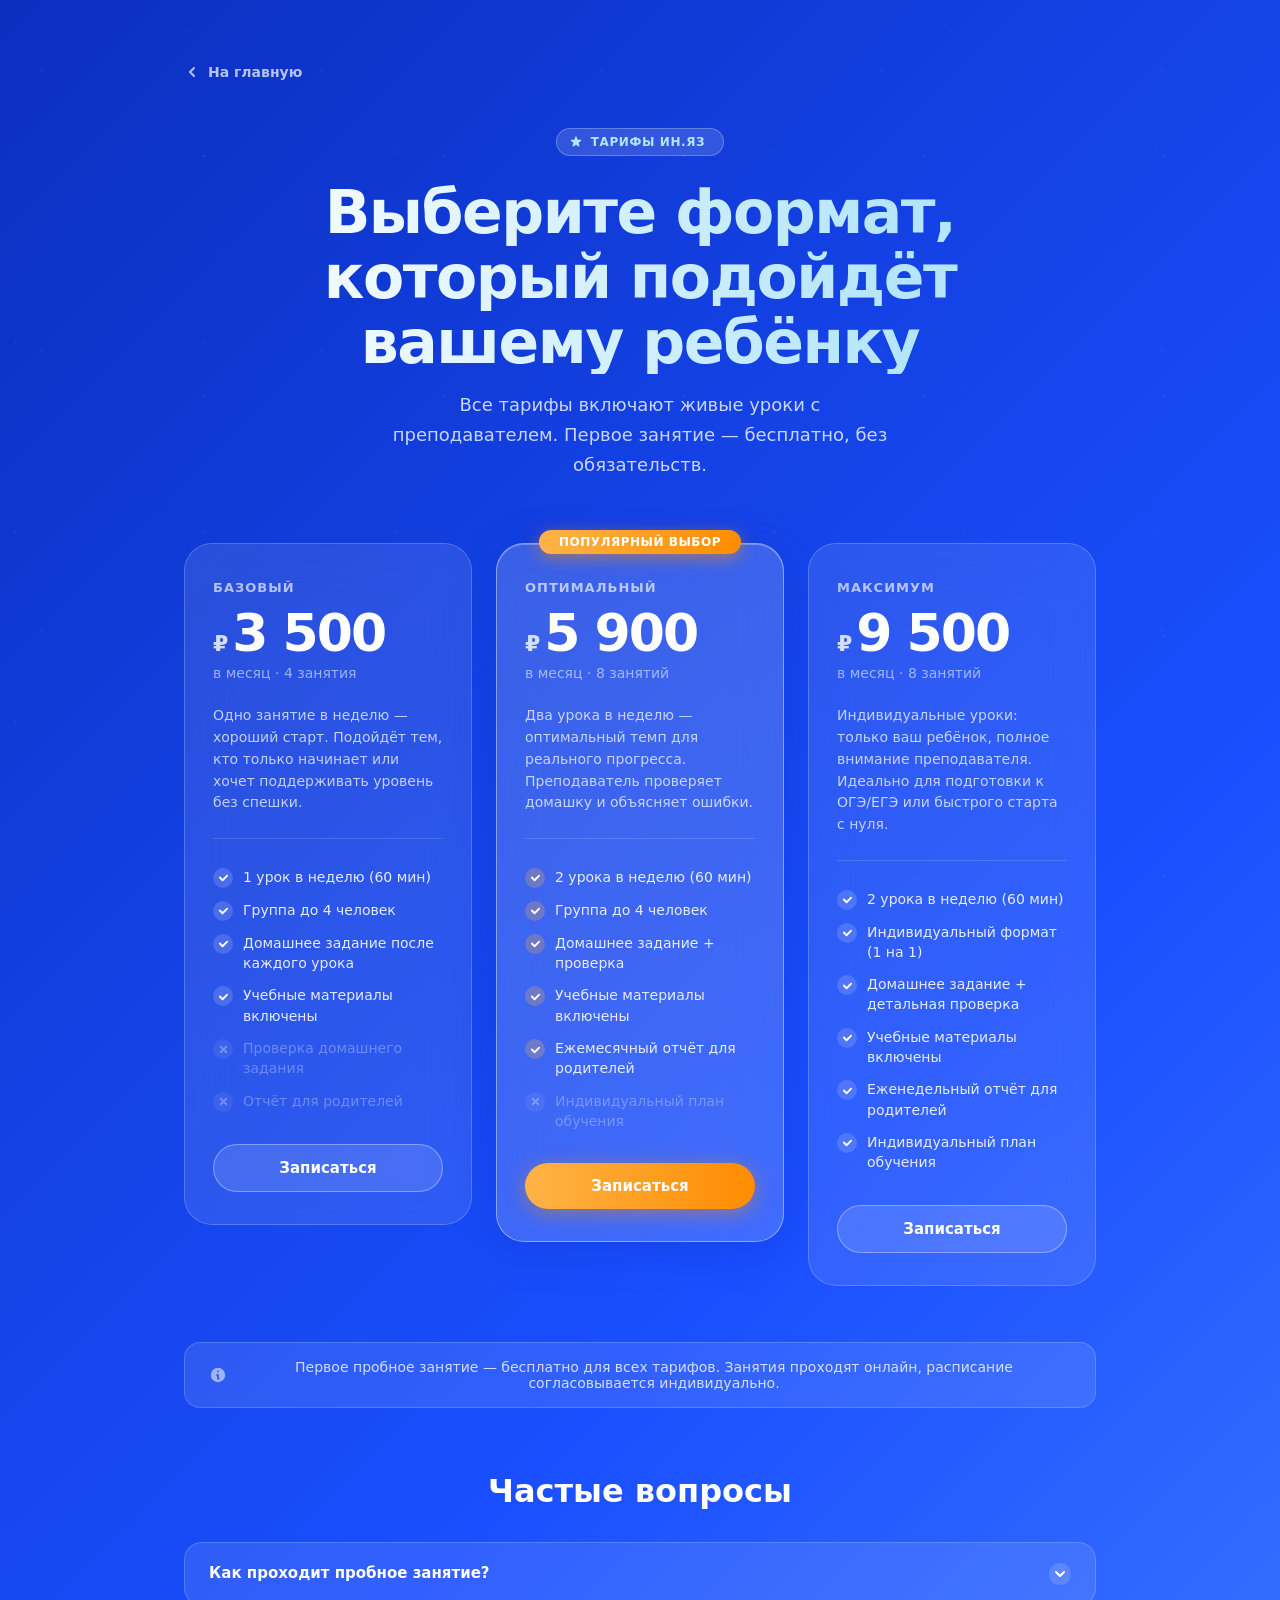
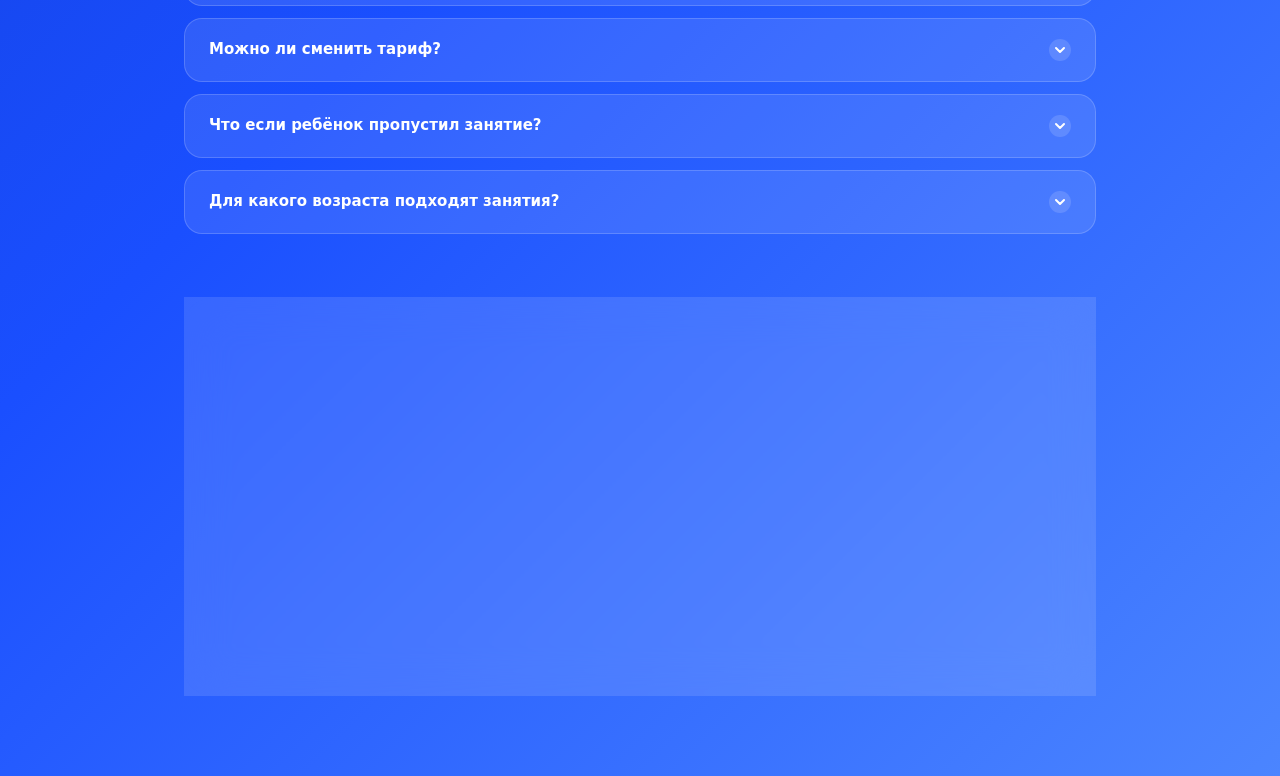
<file: pricing.html>
<!DOCTYPE html>
<html lang="ru">
<head>
<meta charset="UTF-8">
<meta name="viewport" content="width=device-width, initial-scale=1.0">
<title>Тарифы — Классный английский · ИН.ЯЗ</title>
<meta name="description" content="Выберите формат занятий английским для вашего ребёнка. Три тарифа — от групповых уроков до полного сопровождения.">
<style>
  *, *::before, *::after { box-sizing: border-box; margin: 0; padding: 0; }

  body {
    min-height: 100vh;
    font-family: 'Segoe UI', system-ui, -apple-system, sans-serif;
    background: linear-gradient(135deg, #0B2FBF 0%, #1A4FFF 55%, #4B85FF 100%);
    overflow-x: hidden;
    color: white;
  }

  body::before {
    content: '';
    position: fixed;
    inset: 0;
    background-image:
      radial-gradient(circle at 15% 25%, rgba(255,255,255,0.07) 1px, transparent 1px),
      radial-gradient(circle at 85% 65%, rgba(255,255,255,0.07) 1px, transparent 1px),
      radial-gradient(circle at 50% 8%,  rgba(255,255,255,0.05) 1px, transparent 1px),
      radial-gradient(circle at 8%  80%, rgba(255,255,255,0.05) 1px, transparent 1px),
      radial-gradient(circle at 92% 18%, rgba(255,255,255,0.05) 1px, transparent 1px);
    background-size: 280px 280px, 240px 240px, 380px 380px, 190px 190px, 330px 330px;
    pointer-events: none;
    z-index: 0;
  }

  .container {
    position: relative;
    z-index: 1;
    max-width: 960px;
    margin: 0 auto;
    padding: 64px 24px 80px;
  }

  /* ── HEADER ── */
  .back-link {
    display: inline-flex;
    align-items: center;
    gap: 8px;
    color: rgba(255,255,255,0.7);
    text-decoration: none;
    font-size: 14px;
    font-weight: 600;
    margin-bottom: 48px;
    transition: color 0.2s;
  }
  .back-link:hover { color: white; }
  .back-link svg { width: 16px; height: 16px; }

  .hero {
    text-align: center;
    margin-bottom: 64px;
  }

  .badge {
    display: inline-flex;
    align-items: center;
    gap: 8px;
    background: rgba(255,255,255,0.14);
    border: 1px solid rgba(255,255,255,0.25);
    border-radius: 999px;
    padding: 6px 18px 6px 12px;
    margin-bottom: 24px;
    font-size: 12px;
    font-weight: 700;
    color: #b3e5fc;
    letter-spacing: 0.6px;
    text-transform: uppercase;
  }

  .hero-title {
    font-size: clamp(36px, 8vw, 60px);
    font-weight: 900;
    line-height: 1.08;
    letter-spacing: -1.5px;
    background: linear-gradient(90deg, #ffffff 0%, #b3e5fc 40%, #ffffff 100%);
    background-size: 200% auto;
    -webkit-background-clip: text;
    -webkit-text-fill-color: transparent;
    background-clip: text;
    animation: shimmer 4s linear infinite;
    margin-bottom: 16px;
  }

  @keyframes shimmer {
    0%   { background-position: 0% center; }
    100% { background-position: 200% center; }
  }

  .hero-desc {
    font-size: clamp(15px, 3vw, 18px);
    color: rgba(255,255,255,0.78);
    line-height: 1.65;
    max-width: 520px;
    margin: 0 auto;
  }

  /* ── PRICING GRID ── */
  .pricing-grid {
    display: grid;
    grid-template-columns: repeat(auto-fit, minmax(260px, 1fr));
    gap: 24px;
    align-items: start;
    margin-bottom: 56px;
  }

  .plan {
    background: rgba(255,255,255,0.10);
    backdrop-filter: blur(22px);
    -webkit-backdrop-filter: blur(22px);
    border: 1px solid rgba(255,255,255,0.20);
    border-radius: 28px;
    padding: 36px 28px 32px;
    display: flex;
    flex-direction: column;
    transition: transform 0.3s cubic-bezier(0.34,1.56,0.64,1), box-shadow 0.3s ease;
  }

  .plan:hover {
    transform: translateY(-8px);
    box-shadow: 0 20px 56px rgba(11,47,191,0.35);
  }

  /* Popular plan */
  .plan.popular {
    background: rgba(255,255,255,0.17);
    border-color: rgba(255,255,255,0.40);
    box-shadow: 0 8px 40px rgba(11,47,191,0.30), inset 0 1px 0 rgba(255,255,255,0.28);
    position: relative;
  }

  .plan.popular:hover {
    transform: translateY(-10px);
    box-shadow: 0 24px 64px rgba(11,47,191,0.40), inset 0 1px 0 rgba(255,255,255,0.28);
  }

  .popular-badge {
    position: absolute;
    top: -14px;
    left: 50%;
    transform: translateX(-50%);
    background: linear-gradient(90deg, #FFB347, #FF8C00);
    border-radius: 999px;
    padding: 5px 20px;
    font-size: 12px;
    font-weight: 800;
    color: white;
    letter-spacing: 0.5px;
    text-transform: uppercase;
    white-space: nowrap;
    box-shadow: 0 4px 16px rgba(255,140,0,0.5);
  }

  .plan-name {
    font-size: 13px;
    font-weight: 700;
    text-transform: uppercase;
    letter-spacing: 1px;
    color: rgba(255,255,255,0.65);
    margin-bottom: 12px;
  }

  .plan-price {
    display: flex;
    align-items: baseline;
    gap: 4px;
    margin-bottom: 6px;
  }

  .price-num {
    font-size: clamp(38px, 7vw, 52px);
    font-weight: 900;
    line-height: 1;
    letter-spacing: -2px;
  }

  .price-currency {
    font-size: 22px;
    font-weight: 700;
    color: rgba(255,255,255,0.8);
  }

  .price-period {
    font-size: 14px;
    color: rgba(255,255,255,0.55);
    margin-bottom: 24px;
  }

  .plan-desc {
    font-size: 14px;
    color: rgba(255,255,255,0.72);
    line-height: 1.55;
    margin-bottom: 28px;
    padding-bottom: 24px;
    border-bottom: 1px solid rgba(255,255,255,0.15);
  }

  .features {
    list-style: none;
    display: flex;
    flex-direction: column;
    gap: 12px;
    margin-bottom: 32px;
    flex: 1;
  }

  .feature {
    display: flex;
    align-items: flex-start;
    gap: 10px;
    font-size: 14px;
    color: rgba(255,255,255,0.88);
    line-height: 1.45;
  }

  .feature-icon {
    flex-shrink: 0;
    width: 20px;
    height: 20px;
    border-radius: 50%;
    background: rgba(255,255,255,0.15);
    display: flex;
    align-items: center;
    justify-content: center;
    margin-top: 1px;
  }

  .feature-icon svg { width: 11px; height: 11px; }

  .plan.popular .feature-icon {
    background: rgba(255,179,71,0.25);
  }

  .feature.disabled {
    color: rgba(255,255,255,0.30);
  }

  .feature.disabled .feature-icon {
    background: rgba(255,255,255,0.07);
  }

  .plan-btn {
    display: block;
    width: 100%;
    padding: 14px 24px;
    border-radius: 999px;
    font-size: 15px;
    font-weight: 700;
    text-align: center;
    text-decoration: none;
    cursor: pointer;
    border: none;
    transition: transform 0.2s, box-shadow 0.2s;
  }

  .plan-btn-outline {
    background: rgba(255,255,255,0.12);
    border: 1.5px solid rgba(255,255,255,0.35);
    color: white;
  }

  .plan-btn-outline:hover {
    background: rgba(255,255,255,0.20);
    transform: translateY(-2px);
  }

  .plan-btn-solid {
    background: linear-gradient(90deg, #FFB347 0%, #FF8C00 100%);
    color: white;
    box-shadow: 0 4px 20px rgba(255,140,0,0.45);
  }

  .plan-btn-solid:hover {
    transform: translateY(-2px);
    box-shadow: 0 8px 28px rgba(255,140,0,0.55);
  }

  /* ── FAQ-ROW ── */
  .note-row {
    display: flex;
    align-items: center;
    justify-content: center;
    gap: 10px;
    background: rgba(255,255,255,0.10);
    border: 1px solid rgba(255,255,255,0.18);
    border-radius: 16px;
    padding: 16px 24px;
    font-size: 14px;
    color: rgba(255,255,255,0.78);
    text-align: center;
    margin-bottom: 64px;
  }

  .note-row svg { flex-shrink: 0; width: 18px; height: 18px; opacity: 0.7; }

  /* ── FAQ ── */
  .section-label {
    text-align: center;
    font-size: clamp(22px, 5vw, 32px);
    font-weight: 800;
    color: white;
    margin-bottom: 32px;
  }

  .faq {
    display: flex;
    flex-direction: column;
    gap: 12px;
    margin-bottom: 64px;
  }

  .faq-item {
    background: rgba(255,255,255,0.10);
    border: 1px solid rgba(255,255,255,0.18);
    border-radius: 18px;
    overflow: hidden;
  }

  .faq-question {
    width: 100%;
    background: none;
    border: none;
    color: white;
    font-size: 15px;
    font-weight: 700;
    text-align: left;
    padding: 20px 24px;
    cursor: pointer;
    display: flex;
    align-items: center;
    justify-content: space-between;
    gap: 16px;
    line-height: 1.4;
    font-family: inherit;
  }

  .faq-arrow {
    flex-shrink: 0;
    width: 22px;
    height: 22px;
    border-radius: 50%;
    background: rgba(255,255,255,0.14);
    display: flex;
    align-items: center;
    justify-content: center;
    transition: transform 0.25s ease, background 0.2s;
  }

  .faq-arrow svg { width: 12px; height: 12px; transition: transform 0.25s ease; }

  .faq-item.open .faq-arrow { background: rgba(255,179,71,0.30); }
  .faq-item.open .faq-arrow svg { transform: rotate(180deg); }

  .faq-answer {
    display: none;
    padding: 0 24px 20px;
    font-size: 14px;
    color: rgba(255,255,255,0.75);
    line-height: 1.65;
  }

  .faq-item.open .faq-answer { display: block; }

  /* ── CTA ── */
  .cta-block {
    background: rgba(255,255,255,0.12);
    backdrop-filter: blur(22px);
    -webkit-backdrop-filter: blur(22px);
    border: 1px solid rgba(255,255,255,0.22);
    border-radius: 28px;
    padding: 52px 36px;
    text-align: center;
  }

  .cta-title {
    font-size: clamp(24px, 5vw, 38px);
    font-weight: 900;
    letter-spacing: -0.8px;
    line-height: 1.15;
    margin-bottom: 14px;
  }

  .cta-desc {
    font-size: 16px;
    color: rgba(255,255,255,0.75);
    line-height: 1.6;
    max-width: 440px;
    margin: 0 auto 32px;
  }

  .cta-btn {
    display: inline-block;
    background: linear-gradient(90deg, #FFB347 0%, #FF8C00 100%);
    color: white;
    font-size: 16px;
    font-weight: 800;
    padding: 16px 44px;
    border-radius: 999px;
    text-decoration: none;
    box-shadow: 0 6px 24px rgba(255,140,0,0.45);
    transition: transform 0.2s, box-shadow 0.2s;
  }

  .cta-btn:hover {
    transform: translateY(-3px);
    box-shadow: 0 10px 36px rgba(255,140,0,0.55);
  }

  .cta-sub {
    margin-top: 16px;
    font-size: 13px;
    color: rgba(255,255,255,0.50);
  }

  /* ── RESPONSIVE ── */
  @media (max-width: 640px) {
    .container { padding: 48px 16px 64px; }

    .pricing-grid {
      grid-template-columns: 1fr;
      max-width: 380px;
      margin-left: auto;
      margin-right: auto;
    }

    .plan.popular { margin-top: 14px; }

    .cta-block { padding: 40px 20px; }

    .note-row { flex-direction: column; gap: 8px; }
  }
</style>
</head>
<body>
<div class="container">

  <!-- Back -->
  <a href="landing.html" class="back-link">
    <svg viewBox="0 0 16 16" fill="none" stroke="currentColor" stroke-width="2" stroke-linecap="round" stroke-linejoin="round">
      <path d="M10 12L6 8l4-4"/>
    </svg>
    На главную
  </a>

  <!-- Hero -->
  <div class="hero">
    <div class="badge">
      <svg width="14" height="14" viewBox="0 0 20 20" fill="currentColor">
        <path d="M9.049 2.927c.3-.921 1.603-.921 1.902 0l1.07 3.292a1 1 0 00.95.69h3.462c.969 0 1.371 1.24.588 1.81l-2.8 2.034a1 1 0 00-.364 1.118l1.07 3.292c.3.921-.755 1.688-1.54 1.118l-2.8-2.034a1 1 0 00-1.175 0l-2.8 2.034c-.784.57-1.838-.197-1.539-1.118l1.07-3.292a1 1 0 00-.364-1.118L2.98 8.72c-.783-.57-.38-1.81.588-1.81h3.461a1 1 0 00.951-.69l1.07-3.292z"/>
      </svg>
      Тарифы ИН.ЯЗ
    </div>
    <h1 class="hero-title">Выберите формат,<br>который подойдёт вашему ребёнку</h1>
    <p class="hero-desc">Все тарифы включают живые уроки с преподавателем. Первое занятие — бесплатно, без обязательств.</p>
  </div>

  <!-- Pricing -->
  <div class="pricing-grid">

    <!-- Базовый -->
    <div class="plan">
      <div class="plan-name">Базовый</div>
      <div class="plan-price">
        <span class="price-currency">₽</span>
        <span class="price-num">3 500</span>
      </div>
      <div class="price-period">в месяц · 4 занятия</div>
      <p class="plan-desc">Одно занятие в неделю — хороший старт. Подойдёт тем, кто только начинает или хочет поддерживать уровень без спешки.</p>
      <ul class="features">
        <li class="feature">
          <span class="feature-icon">
            <svg viewBox="0 0 12 12" fill="none" stroke="white" stroke-width="2" stroke-linecap="round" stroke-linejoin="round"><path d="M2 6l3 3 5-5"/></svg>
          </span>
          1 урок в неделю (60 мин)
        </li>
        <li class="feature">
          <span class="feature-icon">
            <svg viewBox="0 0 12 12" fill="none" stroke="white" stroke-width="2" stroke-linecap="round" stroke-linejoin="round"><path d="M2 6l3 3 5-5"/></svg>
          </span>
          Группа до 4 человек
        </li>
        <li class="feature">
          <span class="feature-icon">
            <svg viewBox="0 0 12 12" fill="none" stroke="white" stroke-width="2" stroke-linecap="round" stroke-linejoin="round"><path d="M2 6l3 3 5-5"/></svg>
          </span>
          Домашнее задание после каждого урока
        </li>
        <li class="feature">
          <span class="feature-icon">
            <svg viewBox="0 0 12 12" fill="none" stroke="white" stroke-width="2" stroke-linecap="round" stroke-linejoin="round"><path d="M2 6l3 3 5-5"/></svg>
          </span>
          Учебные материалы включены
        </li>
        <li class="feature disabled">
          <span class="feature-icon">
            <svg viewBox="0 0 12 12" fill="none" stroke="rgba(255,255,255,0.3)" stroke-width="2" stroke-linecap="round" stroke-linejoin="round"><path d="M3 3l6 6M9 3l-6 6"/></svg>
          </span>
          Проверка домашнего задания
        </li>
        <li class="feature disabled">
          <span class="feature-icon">
            <svg viewBox="0 0 12 12" fill="none" stroke="rgba(255,255,255,0.3)" stroke-width="2" stroke-linecap="round" stroke-linejoin="round"><path d="M3 3l6 6M9 3l-6 6"/></svg>
          </span>
          Отчёт для родителей
        </li>
      </ul>
      <a href="https://t.me/SvetlanaReSSina" target="_blank" rel="noopener noreferrer" class="plan-btn plan-btn-outline">Записаться</a>
    </div>

    <!-- Оптимальный -->
    <div class="plan popular">
      <div class="popular-badge">Популярный выбор</div>
      <div class="plan-name">Оптимальный</div>
      <div class="plan-price">
        <span class="price-currency">₽</span>
        <span class="price-num">5 900</span>
      </div>
      <div class="price-period">в месяц · 8 занятий</div>
      <p class="plan-desc">Два урока в неделю — оптимальный темп для реального прогресса. Преподаватель проверяет домашку и объясняет ошибки.</p>
      <ul class="features">
        <li class="feature">
          <span class="feature-icon">
            <svg viewBox="0 0 12 12" fill="none" stroke="white" stroke-width="2" stroke-linecap="round" stroke-linejoin="round"><path d="M2 6l3 3 5-5"/></svg>
          </span>
          2 урока в неделю (60 мин)
        </li>
        <li class="feature">
          <span class="feature-icon">
            <svg viewBox="0 0 12 12" fill="none" stroke="white" stroke-width="2" stroke-linecap="round" stroke-linejoin="round"><path d="M2 6l3 3 5-5"/></svg>
          </span>
          Группа до 4 человек
        </li>
        <li class="feature">
          <span class="feature-icon">
            <svg viewBox="0 0 12 12" fill="none" stroke="white" stroke-width="2" stroke-linecap="round" stroke-linejoin="round"><path d="M2 6l3 3 5-5"/></svg>
          </span>
          Домашнее задание + проверка
        </li>
        <li class="feature">
          <span class="feature-icon">
            <svg viewBox="0 0 12 12" fill="none" stroke="white" stroke-width="2" stroke-linecap="round" stroke-linejoin="round"><path d="M2 6l3 3 5-5"/></svg>
          </span>
          Учебные материалы включены
        </li>
        <li class="feature">
          <span class="feature-icon">
            <svg viewBox="0 0 12 12" fill="none" stroke="white" stroke-width="2" stroke-linecap="round" stroke-linejoin="round"><path d="M2 6l3 3 5-5"/></svg>
          </span>
          Ежемесячный отчёт для родителей
        </li>
        <li class="feature disabled">
          <span class="feature-icon">
            <svg viewBox="0 0 12 12" fill="none" stroke="rgba(255,255,255,0.3)" stroke-width="2" stroke-linecap="round" stroke-linejoin="round"><path d="M3 3l6 6M9 3l-6 6"/></svg>
          </span>
          Индивидуальный план обучения
        </li>
      </ul>
      <a href="https://t.me/SvetlanaReSSina" target="_blank" rel="noopener noreferrer" class="plan-btn plan-btn-solid">Записаться</a>
    </div>

    <!-- Максимум -->
    <div class="plan">
      <div class="plan-name">Максимум</div>
      <div class="plan-price">
        <span class="price-currency">₽</span>
        <span class="price-num">9 500</span>
      </div>
      <div class="price-period">в месяц · 8 занятий</div>
      <p class="plan-desc">Индивидуальные уроки: только ваш ребёнок, полное внимание преподавателя. Идеально для подготовки к ОГЭ/ЕГЭ или быстрого старта с нуля.</p>
      <ul class="features">
        <li class="feature">
          <span class="feature-icon">
            <svg viewBox="0 0 12 12" fill="none" stroke="white" stroke-width="2" stroke-linecap="round" stroke-linejoin="round"><path d="M2 6l3 3 5-5"/></svg>
          </span>
          2 урока в неделю (60 мин)
        </li>
        <li class="feature">
          <span class="feature-icon">
            <svg viewBox="0 0 12 12" fill="none" stroke="white" stroke-width="2" stroke-linecap="round" stroke-linejoin="round"><path d="M2 6l3 3 5-5"/></svg>
          </span>
          Индивидуальный формат (1 на 1)
        </li>
        <li class="feature">
          <span class="feature-icon">
            <svg viewBox="0 0 12 12" fill="none" stroke="white" stroke-width="2" stroke-linecap="round" stroke-linejoin="round"><path d="M2 6l3 3 5-5"/></svg>
          </span>
          Домашнее задание + детальная проверка
        </li>
        <li class="feature">
          <span class="feature-icon">
            <svg viewBox="0 0 12 12" fill="none" stroke="white" stroke-width="2" stroke-linecap="round" stroke-linejoin="round"><path d="M2 6l3 3 5-5"/></svg>
          </span>
          Учебные материалы включены
        </li>
        <li class="feature">
          <span class="feature-icon">
            <svg viewBox="0 0 12 12" fill="none" stroke="white" stroke-width="2" stroke-linecap="round" stroke-linejoin="round"><path d="M2 6l3 3 5-5"/></svg>
          </span>
          Еженедельный отчёт для родителей
        </li>
        <li class="feature">
          <span class="feature-icon">
            <svg viewBox="0 0 12 12" fill="none" stroke="white" stroke-width="2" stroke-linecap="round" stroke-linejoin="round"><path d="M2 6l3 3 5-5"/></svg>
          </span>
          Индивидуальный план обучения
        </li>
      </ul>
      <a href="https://t.me/SvetlanaReSSina" target="_blank" rel="noopener noreferrer" class="plan-btn plan-btn-outline">Записаться</a>
    </div>

  </div>

  <!-- Note -->
  <div class="note-row">
    <svg viewBox="0 0 20 20" fill="currentColor">
      <path fill-rule="evenodd" d="M18 10a8 8 0 11-16 0 8 8 0 0116 0zm-7-4a1 1 0 11-2 0 1 1 0 012 0zM9 9a1 1 0 000 2v3a1 1 0 001 1h1a1 1 0 100-2v-3a1 1 0 00-1-1H9z" clip-rule="evenodd"/>
    </svg>
    Первое пробное занятие — бесплатно для всех тарифов. Занятия проходят онлайн, расписание согласовывается индивидуально.
  </div>

  <!-- FAQ -->
  <h2 class="section-label">Частые вопросы</h2>

  <div class="faq">
    <div class="faq-item">
      <button class="faq-question" onclick="toggleFaq(this)">
        Как проходит пробное занятие?
        <span class="faq-arrow">
          <svg viewBox="0 0 12 12" fill="none" stroke="white" stroke-width="2" stroke-linecap="round" stroke-linejoin="round"><path d="M2 4l4 4 4-4"/></svg>
        </span>
      </button>
      <div class="faq-answer">
        Пробный урок бесплатный — преподаватель знакомится с ребёнком, проверяет уровень и объясняет, по какой программе лучше заниматься. Длится 45–60 минут. После него вы решаете, подходит ли формат.
      </div>
    </div>

    <div class="faq-item">
      <button class="faq-question" onclick="toggleFaq(this)">
        Можно ли сменить тариф?
        <span class="faq-arrow">
          <svg viewBox="0 0 12 12" fill="none" stroke="white" stroke-width="2" stroke-linecap="round" stroke-linejoin="round"><path d="M2 4l4 4 4-4"/></svg>
        </span>
      </button>
      <div class="faq-answer">
        Да. Если хотите перейти на другой тариф — напишите в Telegram, пересчитаем со следующего месяца. Никаких штрафов и лишних бюрократий.
      </div>
    </div>

    <div class="faq-item">
      <button class="faq-question" onclick="toggleFaq(this)">
        Что если ребёнок пропустил занятие?
        <span class="faq-arrow">
          <svg viewBox="0 0 12 12" fill="none" stroke="white" stroke-width="2" stroke-linecap="round" stroke-linejoin="round"><path d="M2 4l4 4 4-4"/></svg>
        </span>
      </button>
      <div class="faq-answer">
        Пропущенный урок переносится на другое время. Главное — предупредить за 24 часа. Если предупреждения не было, занятие не переносится.
      </div>
    </div>

    <div class="faq-item">
      <button class="faq-question" onclick="toggleFaq(this)">
        Для какого возраста подходят занятия?
        <span class="faq-arrow">
          <svg viewBox="0 0 12 12" fill="none" stroke="white" stroke-width="2" stroke-linecap="round" stroke-linejoin="round"><path d="M2 4l4 4 4-4"/></svg>
        </span>
      </button>
      <div class="faq-answer">
        Занимаемся со школьниками 5–11 классов (10–17 лет). Есть группы для подготовки к ОГЭ и ЕГЭ, а также общие группы для тех, кто хочет подтянуть оценки или просто заговорить увереннее.
      </div>
    </div>
  </div>

  <!-- CTA -->
  <div class="cta-block">
    <h2 class="cta-title">Ещё не решили?<br>Приходите на пробный урок</h2>
    <p class="cta-desc">Бесплатно, без обязательств. Ребёнок познакомится с преподавателем, а вы поймёте — подходит ли формат.</p>
    <a href="https://t.me/SvetlanaReSSina" target="_blank" rel="noopener noreferrer" class="cta-btn">Записаться бесплатно</a>
    <p class="cta-sub">Ответим в Telegram — обычно в течение часа</p>
  </div>

</div>

<script>
  function toggleFaq(btn) {
    const item = btn.closest('.faq-item');
    const isOpen = item.classList.contains('open');
    document.querySelectorAll('.faq-item.open').forEach(el => el.classList.remove('open'));
    if (!isOpen) item.classList.add('open');
  }
</script>
</body>
</html>
</file>
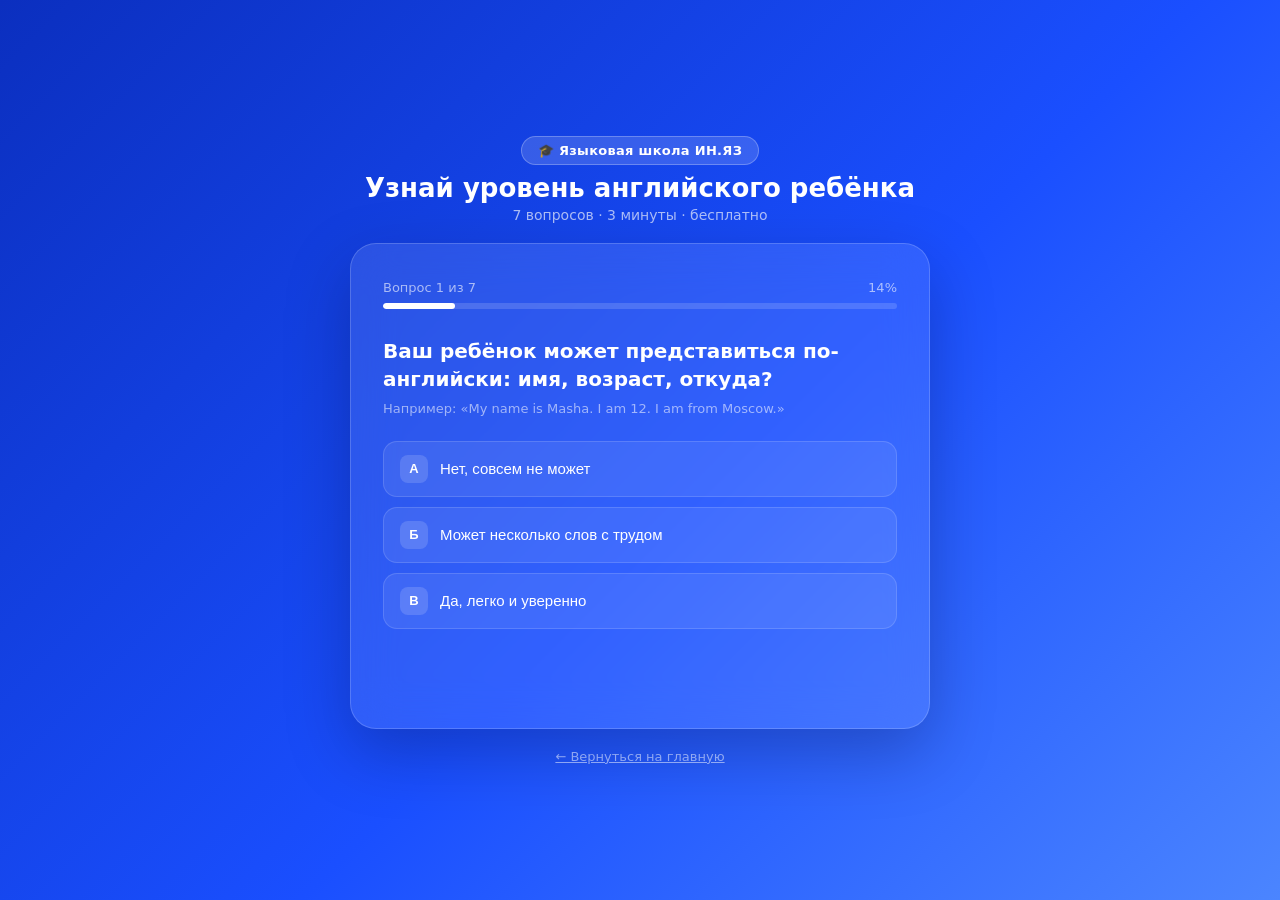
<file: quiz.html>
<!DOCTYPE html>
<html lang="ru">
<head>
  <meta charset="UTF-8">
  <meta name="viewport" content="width=device-width, initial-scale=1.0">
  <title>Узнай уровень английского ребёнка — ИН.ЯЗ</title>
  <meta name="description" content="Бесплатный тест: за 3 минуты узнайте реальный уровень английского вашего ребёнка и получите персональный план занятий.">
  <meta property="og:title" content="Узнай уровень английского ребёнка — ИН.ЯЗ">
  <meta property="og:description" content="7 вопросов · 3 минуты · бесплатно">
  <style>
    * { margin: 0; padding: 0; box-sizing: border-box; }

    body {
      min-height: 100vh;
      background: linear-gradient(135deg, #0B2FBF 0%, #1A4FFF 55%, #4B85FF 100%);
      font-family: 'Segoe UI', system-ui, -apple-system, sans-serif;
      color: #fff;
      display: flex;
      flex-direction: column;
      align-items: center;
      justify-content: center;
      padding: 20px;
    }

    /* Шапка */
    .brand {
      text-align: center;
      margin-bottom: 20px;
    }
    .brand-badge {
      display: inline-block;
      background: rgba(255,255,255,0.15);
      border: 1px solid rgba(255,255,255,0.25);
      border-radius: 999px;
      padding: 6px 16px;
      font-size: 13px;
      font-weight: 600;
      letter-spacing: 0.3px;
      margin-bottom: 8px;
    }
    .brand h1 {
      font-size: clamp(20px, 5vw, 26px);
      font-weight: 800;
    }
    .brand p {
      font-size: 14px;
      opacity: 0.65;
      margin-top: 4px;
    }

    /* Карточка квиза */
    .quiz-card {
      background: rgba(255,255,255,0.10);
      backdrop-filter: blur(22px);
      -webkit-backdrop-filter: blur(22px);
      border-radius: 26px;
      border: 1px solid rgba(255,255,255,0.18);
      padding: 36px 32px;
      max-width: 580px;
      width: 100%;
      box-shadow: 0 24px 64px rgba(0,0,30,0.25);
    }

    /* Прогресс-бар */
    .progress-wrap { margin-bottom: 28px; }
    .progress-meta {
      display: flex;
      justify-content: space-between;
      font-size: 13px;
      opacity: 0.6;
      margin-bottom: 8px;
    }
    .progress-track {
      height: 6px;
      background: rgba(255,255,255,0.15);
      border-radius: 999px;
      overflow: hidden;
    }
    .progress-fill {
      height: 100%;
      background: #fff;
      border-radius: 999px;
      transition: width 0.4s ease;
    }

    /* Вопрос */
    .question-text {
      font-size: clamp(16px, 4vw, 20px);
      font-weight: 700;
      line-height: 1.4;
      margin-bottom: 6px;
    }
    .question-hint {
      font-size: 13px;
      opacity: 0.55;
      margin-bottom: 22px;
      line-height: 1.5;
    }

    /* Варианты ответа */
    .options { display: flex; flex-direction: column; gap: 10px; }
    .option {
      background: rgba(255,255,255,0.08);
      border: 1.5px solid rgba(255,255,255,0.14);
      border-radius: 14px;
      padding: 13px 16px;
      font-size: 15px;
      color: #fff;
      cursor: pointer;
      transition: all 0.18s ease;
      text-align: left;
      display: flex;
      align-items: center;
      gap: 12px;
    }
    .option:hover {
      background: rgba(255,255,255,0.15);
      border-color: rgba(255,255,255,0.35);
      transform: translateY(-1px);
    }
    .option.selected {
      background: rgba(255,255,255,0.22);
      border-color: rgba(255,255,255,0.65);
    }
    .option-letter {
      width: 28px; height: 28px;
      background: rgba(255,255,255,0.15);
      border-radius: 8px;
      display: flex; align-items: center; justify-content: center;
      font-weight: 700; font-size: 13px;
      flex-shrink: 0;
    }

    /* Кнопка «Далее» */
    .nav { display: flex; justify-content: flex-end; margin-top: 22px; }
    .btn-next {
      background: #fff;
      color: #1A4FFF;
      border: none;
      border-radius: 999px;
      padding: 12px 28px;
      font-size: 15px;
      font-weight: 700;
      cursor: pointer;
      transition: all 0.2s;
      opacity: 0;
      pointer-events: none;
    }
    .btn-next.show {
      opacity: 1;
      pointer-events: all;
    }
    .btn-next:hover {
      transform: translateY(-2px);
      box-shadow: 0 8px 24px rgba(0,0,0,0.2);
    }

    /* Форма лида */
    .lead-form { display: none; }
    .lead-form.show { display: block; }
    .lead-form h2 { font-size: 22px; font-weight: 800; margin-bottom: 8px; }
    .lead-form p {
      font-size: 14px; opacity: 0.75; line-height: 1.6; margin-bottom: 22px;
    }
    .fields { display: flex; flex-direction: column; gap: 10px; margin-bottom: 14px; }
    .fields input {
      background: rgba(255,255,255,0.1);
      border: 1.5px solid rgba(255,255,255,0.2);
      border-radius: 12px;
      padding: 13px 16px;
      font-size: 15px;
      color: #fff;
      outline: none;
      transition: border-color 0.2s;
    }
    .fields input::placeholder { color: rgba(255,255,255,0.45); }
    .fields input:focus { border-color: rgba(255,255,255,0.55); }
    .btn-show-result {
      width: 100%;
      background: #fff; color: #1A4FFF;
      border: none; border-radius: 999px;
      padding: 14px; font-size: 16px; font-weight: 700;
      cursor: pointer; transition: all 0.2s;
    }
    .btn-show-result:hover { transform: translateY(-2px); box-shadow: 0 8px 24px rgba(0,0,0,0.2); }
    .skip { text-align: center; margin-top: 10px; font-size: 13px; opacity: 0.5; cursor: pointer; text-decoration: underline; }
    .skip:hover { opacity: 0.75; }

    /* Экран результата */
    .result { display: none; text-align: center; }
    .result.show { display: block; }
    .level-badge {
      display: inline-block;
      background: rgba(255,255,255,0.18);
      border: 2px solid rgba(255,255,255,0.45);
      border-radius: 999px;
      padding: 8px 28px;
      font-size: 24px;
      font-weight: 900;
      letter-spacing: 2px;
      margin-bottom: 14px;
    }
    .result-title { font-size: clamp(20px, 5vw, 24px); font-weight: 800; margin-bottom: 10px; }
    .result-desc {
      font-size: 15px; opacity: 0.82; line-height: 1.65; margin-bottom: 24px;
    }
    .result-plan {
      display: flex; flex-direction: column; gap: 9px;
      margin-bottom: 26px; text-align: left;
    }
    .plan-item {
      background: rgba(255,255,255,0.08);
      border-radius: 12px;
      padding: 11px 15px;
      font-size: 14px;
      display: flex; align-items: center; gap: 10px;
    }
    .plan-icon {
      width: 24px; height: 24px;
      background: rgba(255,255,255,0.18);
      border-radius: 50%;
      display: flex; align-items: center; justify-content: center;
      font-size: 11px; font-weight: 800;
      flex-shrink: 0;
    }
    .btn-cta {
      display: block; width: 100%;
      background: #fff; color: #1A4FFF;
      border: none; border-radius: 999px;
      padding: 16px; font-size: 16px; font-weight: 800;
      cursor: pointer; text-decoration: none;
      transition: all 0.2s;
      margin-bottom: 10px;
      animation: ctaPulse 2s ease-in-out infinite;
    }
    @keyframes ctaPulse {
      0%, 100% { box-shadow: 0 0 0 0 rgba(255,255,255,0.35); }
      50% { box-shadow: 0 0 0 10px rgba(255,255,255,0); }
    }
    .btn-cta:hover { transform: translateY(-2px); animation: none; box-shadow: 0 8px 24px rgba(0,0,0,0.2); }
    .result-note { font-size: 12px; opacity: 0.45; }

    /* Ссылка на лендинг */
    .back-link {
      margin-top: 20px;
      font-size: 13px;
      opacity: 0.5;
      text-align: center;
    }
    .back-link a { color: #fff; text-decoration: underline; }
    .back-link a:hover { opacity: 0.8; }

    @media (max-width: 480px) {
      .quiz-card { padding: 22px 16px; }
    }
  </style>
</head>
<body>

  <div class="brand">
    <div class="brand-badge">🎓 Языковая школа ИН.ЯЗ</div>
    <h1>Узнай уровень английского ребёнка</h1>
    <p>7 вопросов · 3 минуты · бесплатно</p>
  </div>

  <div class="quiz-card">

    <!-- Экран с вопросами -->
    <div id="quizScreen">
      <div class="progress-wrap">
        <div class="progress-meta">
          <span id="progressLabel">Вопрос 1 из 7</span>
          <span id="progressPct">14%</span>
        </div>
        <div class="progress-track">
          <div class="progress-fill" id="progressFill" style="width:14%"></div>
        </div>
      </div>
      <div class="question-text" id="qText"></div>
      <div class="question-hint" id="qHint"></div>
      <div class="options" id="optsList"></div>
      <div class="nav">
        <button class="btn-next" id="btnNext" onclick="next()">Далее →</button>
      </div>
    </div>

    <!-- Форма контактов -->
    <div class="lead-form" id="leadScreen">
      <h2>Результат готов! 🎉</h2>
      <p>Оставьте имя и контакт — Светлана лично разберёт уровень вашего ребёнка и предложит план первых занятий. Это бесплатно и ни к чему не обязывает.</p>
      <div class="fields">
        <input type="text" id="fName" placeholder="Ваше имя">
        <input type="text" id="fContact" placeholder="Телефон или Telegram (@username)">
      </div>
      <button class="btn-show-result" onclick="showResult()">Посмотреть результат →</button>
      <div class="skip" onclick="showResult()">Пропустить и посмотреть результат</div>
    </div>

    <!-- Результат -->
    <div class="result" id="resultScreen">
      <div class="level-badge" id="rLevel"></div>
      <div class="result-title" id="rTitle"></div>
      <div class="result-desc" id="rDesc"></div>
      <div class="result-plan" id="rPlan"></div>
      <a class="btn-cta" id="rCta" href="#" target="_blank">📩 Записаться на бесплатный урок</a>
      <div class="result-note">Первый урок — бесплатно. Без обязательств.</div>
    </div>

  </div>

  <div class="back-link">
    <a href="landing.html">← Вернуться на главную</a>
  </div>

  <script>
    const TG = 'SvetlanaReSSina';

    const questions = [
      {
        text: 'Ваш ребёнок может представиться по-английски: имя, возраст, откуда?',
        hint: 'Например: «My name is Masha. I am 12. I am from Moscow.»',
        opts: [
          { text: 'Нет, совсем не может', score: 0 },
          { text: 'Может несколько слов с трудом', score: 1 },
          { text: 'Да, легко и уверенно', score: 2 }
        ]
      },
      {
        text: 'Понимает ли ребёнок простые команды учителя без перевода?',
        hint: '«Open your book», «Write it down», «Listen and repeat»',
        opts: [
          { text: 'Нет, всегда нужен перевод', score: 0 },
          { text: 'Иногда понимает, иногда нет', score: 1 },
          { text: 'Да, понимает хорошо', score: 2 }
        ]
      },
      {
        text: 'Может ли ребёнок прочитать и понять короткий текст (5–6 предложений)?',
        hint: 'Простой текст из учебника 5–6 класса',
        opts: [
          { text: 'Нет, слишком много незнакомых слов', score: 0 },
          { text: 'Читает, но мало понимает без словаря', score: 1 },
          { text: 'Читает и понимает смысл', score: 2 }
        ]
      },
      {
        text: 'Знает ли ребёнок разницу между временами?',
        hint: 'I play (каждый день) / I am playing (сейчас) / I played (вчера)',
        opts: [
          { text: 'Нет, всё путается', score: 0 },
          { text: 'Знает теорию, но делает ошибки', score: 1 },
          { text: 'Разбирается хорошо', score: 2 }
        ]
      },
      {
        text: 'Может ли ребёнок написать небольшое сообщение по-английски?',
        hint: 'Например, написать другу: что делал в выходные, чем увлекается',
        opts: [
          { text: 'Нет, совсем не может', score: 0 },
          { text: 'Несколько фраз с ошибками', score: 1 },
          { text: 'Да, пишет связный текст', score: 2 }
        ]
      },
      {
        text: 'Понимает ли ребёнок простые английские видео или мультфильмы?',
        hint: 'Cartoon Network, короткие YouTube-ролики для детей',
        opts: [
          { text: 'Совсем не понимает', score: 0 },
          { text: 'Понимает отдельные слова и фразы', score: 1 },
          { text: 'Понимает основной смысл', score: 2 }
        ]
      },
      {
        text: 'Может ли ребёнок рассказать о своих увлечениях на английском?',
        hint: 'Хобби, любимые фильмы, спорт — 5–7 предложений без подготовки',
        opts: [
          { text: 'Нет, не хватает слов', score: 0 },
          { text: 'Несколько фраз с трудом', score: 1 },
          { text: 'Да, связно и без паники', score: 2 }
        ]
      }
    ];

    const results = {
      A1: {
        label: 'A1',
        title: 'Начинающий уровень',
        desc: 'Ребёнок знает базовые слова, но пока не строит фразы свободно. Это нормально — и хороший старт. С правильной методикой прогресс виден уже через 6–8 уроков: никакой зубрёжки, только живое общение.',
        plan: [
          'Выучить 200 самых нужных слов за 2 месяца',
          'Говорить простые фразы без страха ошибиться',
          'Понять, как устроен язык — один раз и навсегда'
        ],
        msg: 'Здравствуйте! Прошли тест на уровень. Результат у ребёнка: A1 (Начинающий). Хотим записаться на бесплатный пробный урок.'
      },
      A2: {
        label: 'A2',
        title: 'Базовый уровень',
        desc: 'Ребёнок понимает простые фразы и может объяснить основное. Сейчас важно закрепить фундамент и начать говорить — без страха и стресса. За 3–4 месяца занятий реально выйти на уверенный B1.',
        plan: [
          'Убрать пробелы в базовой грамматике',
          'Научиться говорить без подготовки',
          'Улучшить оценки по английскому в школе'
        ],
        msg: 'Здравствуйте! Прошли тест на уровень. Результат у ребёнка: A2 (Базовый). Хотим записаться на бесплатный пробный урок.'
      },
      B1: {
        label: 'B1',
        title: 'Средний уровень',
        desc: 'Ребёнок уверенно понимает основные темы и может общаться. Следующий шаг — свободная речь и подготовка к ОГЭ/ЕГЭ. При целенаправленной работе реально получить 80+ баллов на ЕГЭ.',
        plan: [
          'Подготовиться к ОГЭ или ЕГЭ по чёткому плану',
          'Говорить свободно на любую тему',
          'Достичь уровня B2 за 8–12 месяцев'
        ],
        msg: 'Здравствуйте! Прошли тест на уровень. Результат у ребёнка: B1 (Средний). Хотим записаться на бесплатный пробный урок.'
      }
    };

    let cur = 0;
    let total = 0;
    let chosen = null;

    function getLevel(s) {
      if (s <= 4) return 'A1';
      if (s <= 9) return 'A2';
      return 'B1';
    }

    function render() {
      const q = questions[cur];
      const pct = Math.round(((cur + 1) / questions.length) * 100);
      document.getElementById('progressLabel').textContent = `Вопрос ${cur + 1} из ${questions.length}`;
      document.getElementById('progressPct').textContent = `${pct}%`;
      document.getElementById('progressFill').style.width = `${pct}%`;
      document.getElementById('qText').textContent = q.text;
      document.getElementById('qHint').textContent = q.hint;

      const list = document.getElementById('optsList');
      list.innerHTML = '';
      const letters = ['А', 'Б', 'В'];
      q.opts.forEach((o, i) => {
        const btn = document.createElement('button');
        btn.className = 'option';
        btn.innerHTML = `<span class="option-letter">${letters[i]}</span>${o.text}`;
        btn.onclick = () => pick(i, o.score);
        list.appendChild(btn);
      });

      chosen = null;
      document.getElementById('btnNext').classList.remove('show');
    }

    function pick(idx, score) {
      document.querySelectorAll('.option').forEach(b => b.classList.remove('selected'));
      document.querySelectorAll('.option')[idx].classList.add('selected');
      chosen = score;
      document.getElementById('btnNext').classList.add('show');
    }

    function next() {
      if (chosen === null) return;
      total += chosen;
      cur++;
      if (cur >= questions.length) {
        document.getElementById('quizScreen').style.display = 'none';
        document.getElementById('leadScreen').classList.add('show');
      } else {
        render();
      }
    }

    function showResult() {
      const name = document.getElementById('fName').value.trim();
      const contact = document.getElementById('fContact').value.trim();
      const lvl = getLevel(total);
      const r = results[lvl];

      let msg = r.msg;
      if (name) msg += ` Имя: ${name}.`;
      if (contact) msg += ` Контакт: ${contact}.`;

      document.getElementById('leadScreen').classList.remove('show');
      document.getElementById('resultScreen').classList.add('show');

      document.getElementById('rLevel').textContent = r.label;
      document.getElementById('rTitle').textContent = r.title;
      document.getElementById('rDesc').textContent = r.desc;

      const planEl = document.getElementById('rPlan');
      planEl.innerHTML = '';
      r.plan.forEach((item, i) => {
        const d = document.createElement('div');
        d.className = 'plan-item';
        d.innerHTML = `<span class="plan-icon">${i + 1}</span>${item}`;
        planEl.appendChild(d);
      });

      document.getElementById('rCta').href =
        `https://t.me/${TG}?text=${encodeURIComponent(msg)}`;
    }

    // Запускаем квиз
    render();
  </script>
</body>
</html>
</file>
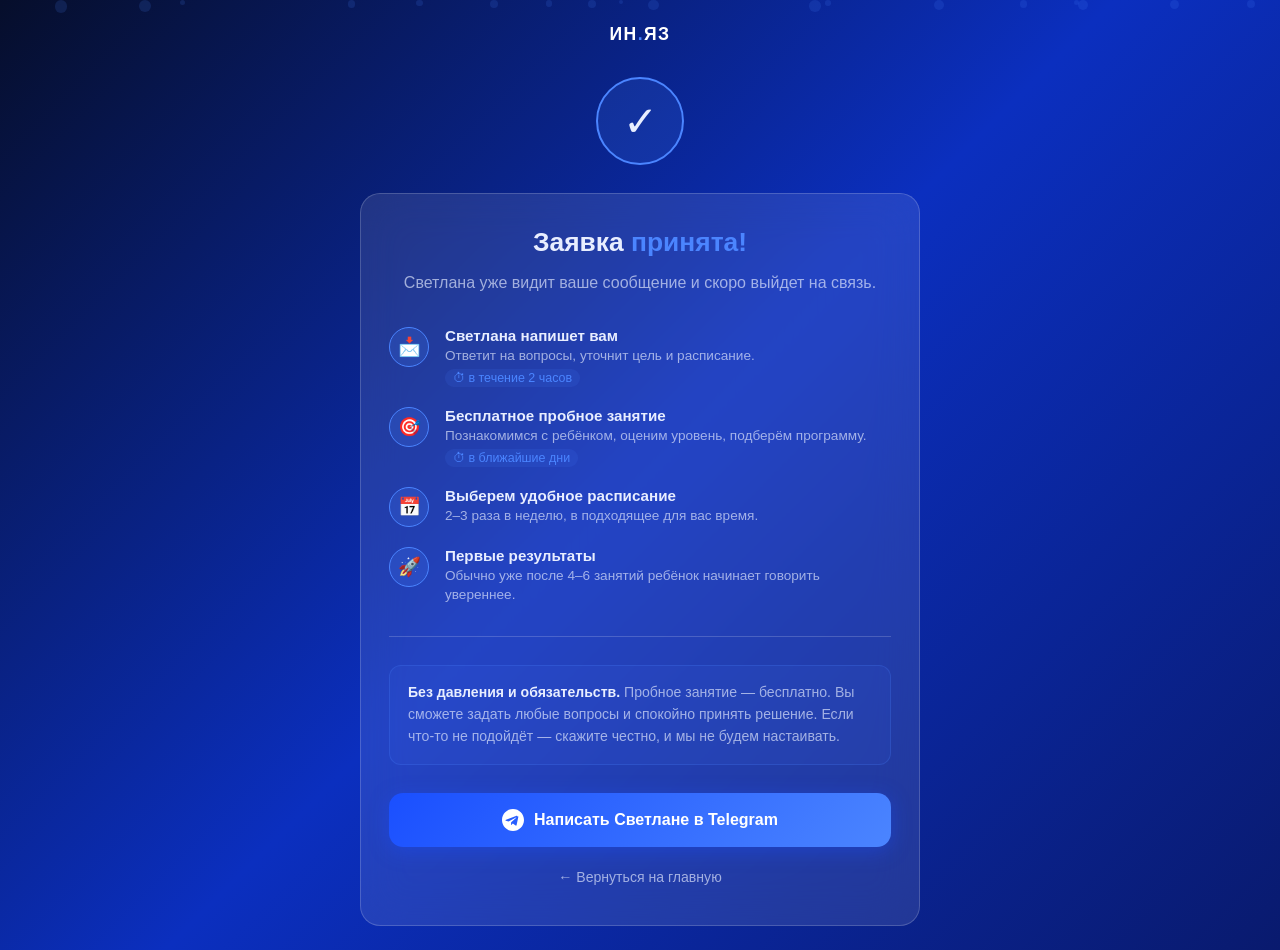
<file: thankyou.html>
<!DOCTYPE html>
<html lang="ru">
<head>
<meta charset="UTF-8">
<meta name="viewport" content="width=device-width, initial-scale=1.0">
<title>Заявка принята — ИН.ЯЗ</title>
<style>
  *, *::before, *::after { box-sizing: border-box; margin: 0; padding: 0; }

  :root {
    --blue1: #0B2FBF;
    --blue2: #1A4FFF;
    --blue3: #4B85FF;
    --orange: #FF8C00;
    --glass: rgba(255,255,255,0.10);
    --glass-border: rgba(255,255,255,0.18);
    --text: #E8EEFF;
    --muted: rgba(232,238,255,0.65);
  }

  body {
    min-height: 100vh;
    background: linear-gradient(135deg, #060E2B 0%, #0B2FBF 50%, #091A6E 100%);
    color: var(--text);
    font-family: -apple-system, BlinkMacSystemFont, 'Segoe UI', sans-serif;
    display: flex;
    flex-direction: column;
    align-items: center;
    justify-content: center;
    padding: 24px 16px;
    overflow-x: hidden;
  }

  /* Particles */
  .particles { position: fixed; inset: 0; pointer-events: none; z-index: 0; overflow: hidden; }
  .particle {
    position: absolute;
    border-radius: 50%;
    background: rgba(75,133,255,0.15);
    animation: float linear infinite;
  }
  @keyframes float {
    0%   { transform: translateY(110vh) scale(0); opacity: 0; }
    10%  { opacity: 1; }
    90%  { opacity: 1; }
    100% { transform: translateY(-10vh) scale(1.2); opacity: 0; }
  }

  .page { position: relative; z-index: 1; width: 100%; max-width: 560px; }

  /* Logo */
  .logo {
    text-align: center;
    font-size: 1.1rem;
    font-weight: 700;
    letter-spacing: 0.08em;
    color: #fff;
    margin-bottom: 32px;
    opacity: 0;
    animation: fadeUp 0.5s ease forwards;
  }
  .logo span { color: var(--blue3); }

  /* Success icon */
  .success-icon {
    width: 88px;
    height: 88px;
    margin: 0 auto 28px;
    background: rgba(75,133,255,0.15);
    border: 2px solid var(--blue3);
    border-radius: 50%;
    display: flex;
    align-items: center;
    justify-content: center;
    font-size: 2.6rem;
    opacity: 0;
    animation: popIn 0.6s cubic-bezier(0.34,1.56,0.64,1) 0.15s forwards;
  }
  @keyframes popIn {
    0%   { transform: scale(0); opacity: 0; }
    100% { transform: scale(1); opacity: 1; }
  }

  /* Main card */
  .card {
    background: var(--glass);
    border: 1px solid var(--glass-border);
    backdrop-filter: blur(22px);
    -webkit-backdrop-filter: blur(22px);
    border-radius: 20px;
    padding: 32px 28px;
    text-align: center;
    opacity: 0;
    animation: fadeUp 0.5s ease 0.3s forwards;
  }

  @keyframes fadeUp {
    from { transform: translateY(20px); opacity: 0; }
    to   { transform: translateY(0);    opacity: 1; }
  }

  .card h1 {
    font-size: 1.65rem;
    font-weight: 800;
    line-height: 1.25;
    margin-bottom: 12px;
  }
  .card h1 em {
    font-style: normal;
    color: var(--blue3);
  }

  .card .subtitle {
    color: var(--muted);
    font-size: 1rem;
    line-height: 1.5;
    margin-bottom: 32px;
  }

  /* Timeline */
  .timeline { text-align: left; margin-bottom: 32px; }
  .tl-item {
    display: flex;
    gap: 16px;
    align-items: flex-start;
    margin-bottom: 20px;
    opacity: 0;
    animation: fadeUp 0.5s ease forwards;
  }
  .tl-item:nth-child(1) { animation-delay: 0.45s; }
  .tl-item:nth-child(2) { animation-delay: 0.60s; }
  .tl-item:nth-child(3) { animation-delay: 0.75s; }
  .tl-item:nth-child(4) { animation-delay: 0.90s; }

  .tl-dot {
    flex-shrink: 0;
    width: 40px;
    height: 40px;
    border-radius: 50%;
    background: rgba(75,133,255,0.18);
    border: 1.5px solid var(--blue3);
    display: flex;
    align-items: center;
    justify-content: center;
    font-size: 1.15rem;
  }
  .tl-text strong {
    display: block;
    font-size: 0.95rem;
    margin-bottom: 2px;
  }
  .tl-text span {
    font-size: 0.85rem;
    color: var(--muted);
    line-height: 1.4;
  }
  .tl-timing {
    display: inline-block;
    margin-top: 4px;
    font-size: 0.78rem;
    color: var(--blue3);
    background: rgba(75,133,255,0.12);
    padding: 2px 8px;
    border-radius: 20px;
  }

  /* Divider */
  .divider {
    height: 1px;
    background: var(--glass-border);
    margin: 0 0 28px;
  }

  /* Reassurance block */
  .reassure {
    background: rgba(75,133,255,0.08);
    border: 1px solid rgba(75,133,255,0.22);
    border-radius: 12px;
    padding: 16px 18px;
    text-align: left;
    margin-bottom: 28px;
    font-size: 0.88rem;
    color: var(--muted);
    line-height: 1.55;
    opacity: 0;
    animation: fadeUp 0.5s ease 1.05s forwards;
  }
  .reassure strong { color: var(--text); }

  /* CTA */
  .cta-wrap {
    opacity: 0;
    animation: fadeUp 0.5s ease 1.15s forwards;
  }

  .btn-tg {
    display: flex;
    align-items: center;
    justify-content: center;
    gap: 10px;
    width: 100%;
    padding: 16px 20px;
    background: linear-gradient(135deg, var(--blue2), var(--blue3));
    border: none;
    border-radius: 14px;
    color: #fff;
    font-size: 1rem;
    font-weight: 700;
    text-decoration: none;
    cursor: pointer;
    transition: transform 0.15s, box-shadow 0.15s;
    box-shadow: 0 4px 20px rgba(26,79,255,0.4);
    animation: ctaPulse 2.5s ease-in-out 1.5s infinite;
    margin-bottom: 14px;
  }
  .btn-tg:hover { transform: translateY(-2px); box-shadow: 0 6px 26px rgba(26,79,255,0.55); }
  .btn-tg:active { transform: translateY(0); }
  .btn-tg svg { width: 22px; height: 22px; flex-shrink: 0; }

  @keyframes ctaPulse {
    0%, 100% { box-shadow: 0 4px 20px rgba(26,79,255,0.4); }
    50%       { box-shadow: 0 4px 32px rgba(26,79,255,0.7); }
  }

  .btn-back {
    display: block;
    text-align: center;
    color: var(--muted);
    font-size: 0.88rem;
    text-decoration: none;
    padding: 8px;
    transition: color 0.2s;
  }
  .btn-back:hover { color: var(--text); }

  @media (max-width: 400px) {
    .card { padding: 24px 18px; }
    .card h1 { font-size: 1.4rem; }
    .success-icon { width: 72px; height: 72px; font-size: 2.1rem; }
  }
</style>
</head>
<body>

<div class="particles" id="particles"></div>

<div class="page">
  <div class="logo">ИН<span>.</span>ЯЗ</div>

  <div class="success-icon">✓</div>

  <div class="card">
    <h1>Заявка <em>принята!</em></h1>
    <p class="subtitle">
      Светлана уже видит ваше сообщение и скоро выйдет на связь.
    </p>

    <div class="timeline">

      <div class="tl-item">
        <div class="tl-dot">📩</div>
        <div class="tl-text">
          <strong>Светлана напишет вам</strong>
          <span>Ответит на вопросы, уточнит цель и расписание.</span>
          <div class="tl-timing">⏱ в течение 2 часов</div>
        </div>
      </div>

      <div class="tl-item">
        <div class="tl-dot">🎯</div>
        <div class="tl-text">
          <strong>Бесплатное пробное занятие</strong>
          <span>Познакомимся с ребёнком, оценим уровень, подберём программу.</span>
          <div class="tl-timing">⏱ в ближайшие дни</div>
        </div>
      </div>

      <div class="tl-item">
        <div class="tl-dot">📅</div>
        <div class="tl-text">
          <strong>Выберем удобное расписание</strong>
          <span>2–3 раза в неделю, в подходящее для вас время.</span>
        </div>
      </div>

      <div class="tl-item">
        <div class="tl-dot">🚀</div>
        <div class="tl-text">
          <strong>Первые результаты</strong>
          <span>Обычно уже после 4–6 занятий ребёнок начинает говорить увереннее.</span>
        </div>
      </div>

    </div>

    <div class="divider"></div>

    <div class="reassure">
      <strong>Без давления и обязательств.</strong> Пробное занятие — бесплатно.
      Вы сможете задать любые вопросы и спокойно принять решение.
      Если что-то не подойдёт — скажите честно, и мы не будем настаивать.
    </div>

    <div class="cta-wrap">
      <a class="btn-tg" id="tgBtn" href="https://t.me/SvetlanaReSSina" target="_blank">
        <svg viewBox="0 0 24 24" fill="currentColor">
          <path d="M12 0C5.373 0 0 5.373 0 12s5.373 12 12 12 12-5.373 12-12S18.627 0 12 0zm5.894 8.221l-1.97 9.28c-.145.658-.537.818-1.084.508l-3-2.21-1.447 1.394c-.16.16-.295.295-.605.295l.213-3.053 5.56-5.023c.242-.213-.054-.333-.373-.12L7.19 13.68l-2.95-.924c-.64-.203-.652-.64.136-.953l11.57-4.461c.533-.194 1.001.13.948.879z"/>
        </svg>
        Написать Светлане в Telegram
      </a>
      <a class="btn-back" href="landing.html">← Вернуться на главную</a>
    </div>
  </div>
</div>

<script>
  // Particles
  const container = document.getElementById('particles');
  for (let i = 0; i < 18; i++) {
    const p = document.createElement('div');
    p.className = 'particle';
    const size = 4 + Math.random() * 10;
    p.style.cssText = `
      width:${size}px; height:${size}px;
      left:${Math.random()*100}%;
      animation-duration:${8+Math.random()*12}s;
      animation-delay:${Math.random()*10}s;
    `;
    container.appendChild(p);
  }

  // Pre-fill Telegram message if came from quiz/calculator
  const params = new URLSearchParams(location.search);
  const name    = params.get('name') || '';
  const contact = params.get('contact') || '';
  const level   = params.get('level') || '';
  const exam    = params.get('exam') || '';

  let msg = 'Привет! Я оставил заявку на пробное занятие.';
  if (name)    msg += ` Меня зовут ${name}.`;
  if (level)   msg += ` Уровень ребёнка: ${level}.`;
  if (exam)    msg += ` Готовимся к: ${exam}.`;
  if (contact) msg += ` Контакт: ${contact}.`;

  document.getElementById('tgBtn').href =
    `https://t.me/SvetlanaReSSina?text=${encodeURIComponent(msg)}`;
</script>
</body>
</html>
</file>
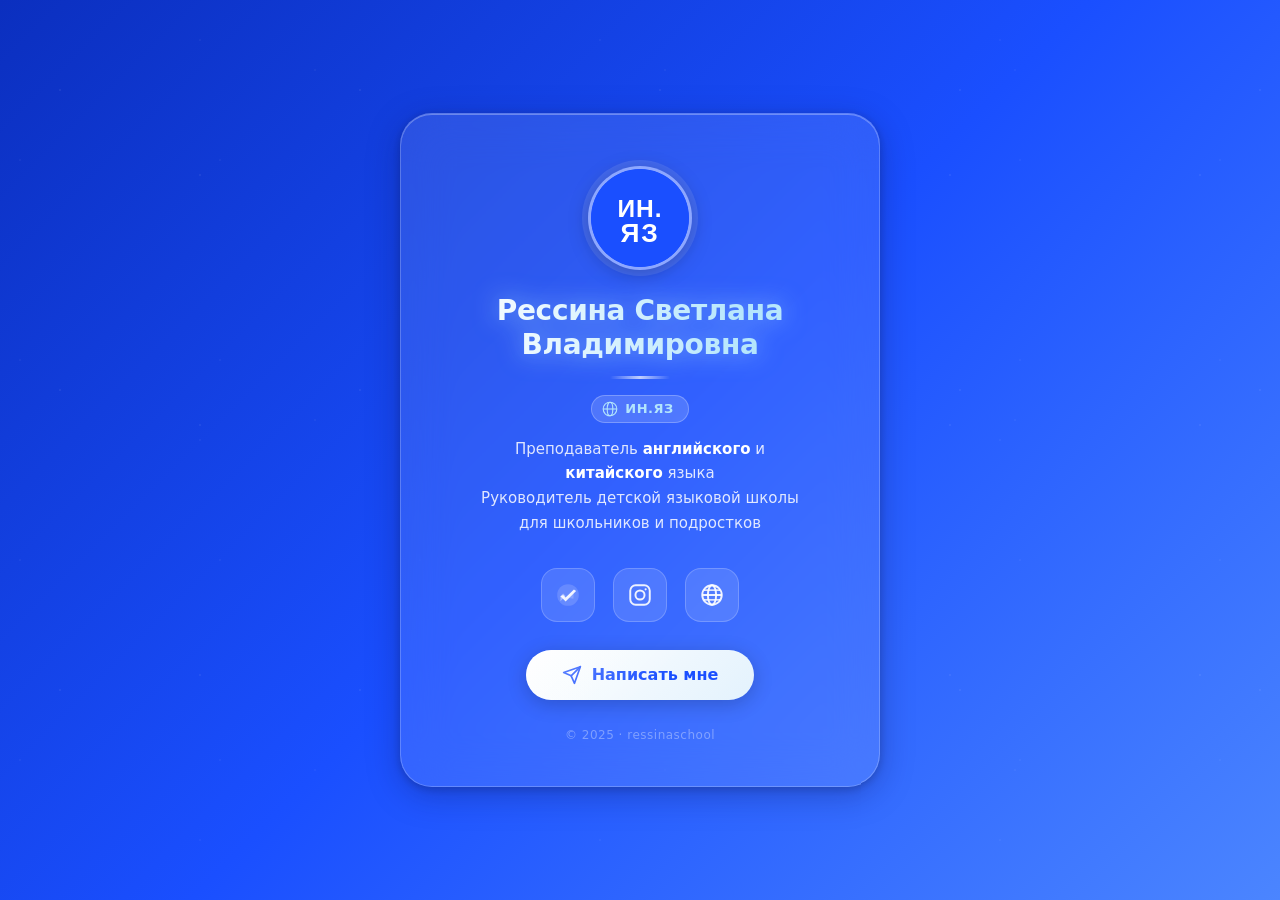
<file: vizitka.html>
<!DOCTYPE html>
<html lang="ru">
<head>
<meta charset="UTF-8">
<meta name="viewport" content="width=device-width, initial-scale=1.0">
<title>Рессина Светлана Владимировна</title>
<style>
  *, *::before, *::after { box-sizing: border-box; margin: 0; padding: 0; }

  body {
    min-height: 100vh;
    display: flex;
    align-items: center;
    justify-content: center;
    font-family: 'Segoe UI', system-ui, -apple-system, sans-serif;
    background: linear-gradient(135deg, #0B2FBF 0%, #1A4FFF 50%, #4B85FF 100%);
    padding: 24px;
    overflow-x: hidden;
  }

  /* Floating particles */
  body::before {
    content: '';
    position: fixed;
    inset: 0;
    background-image:
      radial-gradient(circle at 20% 30%, rgba(255,255,255,0.06) 1px, transparent 1px),
      radial-gradient(circle at 80% 70%, rgba(255,255,255,0.06) 1px, transparent 1px),
      radial-gradient(circle at 50% 10%, rgba(255,255,255,0.04) 1px, transparent 1px),
      radial-gradient(circle at 10% 80%, rgba(255,255,255,0.04) 1px, transparent 1px),
      radial-gradient(circle at 90% 20%, rgba(255,255,255,0.04) 1px, transparent 1px);
    background-size: 300px 300px, 250px 250px, 400px 400px, 200px 200px, 350px 350px;
    pointer-events: none;
    z-index: 0;
  }

  .card {
    position: relative;
    z-index: 1;
    background: rgba(255, 255, 255, 0.10);
    backdrop-filter: blur(24px);
    -webkit-backdrop-filter: blur(24px);
    border: 1px solid rgba(255, 255, 255, 0.22);
    border-radius: 32px;
    padding: 52px 44px 44px;
    max-width: 480px;
    width: 100%;
    text-align: center;
    box-shadow:
      0 8px 32px rgba(13, 27, 110, 0.35),
      0 2px 8px rgba(0, 0, 0, 0.2),
      inset 0 1px 0 rgba(255,255,255,0.3);
    animation: cardIn 0.7s cubic-bezier(0.22, 1, 0.36, 1) both;
  }

  @keyframes cardIn {
    from { opacity: 0; transform: translateY(32px) scale(0.96); }
    to   { opacity: 1; transform: translateY(0)   scale(1); }
  }

  /* Avatar circle */
  .avatar {
    width: 104px;
    height: 104px;
    border-radius: 50%;
    margin: 0 auto 24px;
    background: #1A4FFF;
    border: 3px solid rgba(255,255,255,0.5);
    display: flex;
    align-items: center;
    justify-content: center;
    box-shadow: 0 4px 20px rgba(0,0,0,0.25), 0 0 0 6px rgba(255,255,255,0.1);
    animation: avatarPulse 4s ease-in-out infinite;
    overflow: hidden;
  }

  @keyframes avatarPulse {
    0%, 100% { box-shadow: 0 4px 20px rgba(0,0,0,0.2), 0 0 0 6px rgba(255,255,255,0.08); }
    50%       { box-shadow: 0 4px 24px rgba(0,0,0,0.25), 0 0 0 10px rgba(255,255,255,0.14); }
  }

  /* Name */
  .name {
    font-size: clamp(22px, 5vw, 28px);
    font-weight: 800;
    letter-spacing: -0.3px;
    line-height: 1.2;
    background: linear-gradient(90deg, #ffffff 0%, #b3e5fc 40%, #e1f5fe 70%, #ffffff 100%);
    background-size: 200% auto;
    -webkit-background-clip: text;
    -webkit-text-fill-color: transparent;
    background-clip: text;
    animation: shimmer 4s linear infinite;
    filter: drop-shadow(0 0 12px rgba(179, 229, 252, 0.6));
    margin-bottom: 6px;
  }

  @keyframes shimmer {
    from { background-position: 0% center; }
    to   { background-position: 200% center; }
  }

  /* Divider */
  .divider {
    width: 60px;
    height: 3px;
    margin: 14px auto 16px;
    background: linear-gradient(90deg, transparent, rgba(255,255,255,0.7), transparent);
    border-radius: 2px;
  }

  /* School badge */
  .school-badge {
    display: inline-flex;
    align-items: center;
    gap: 7px;
    background: rgba(255,255,255,0.15);
    border: 1px solid rgba(255,255,255,0.25);
    border-radius: 999px;
    padding: 5px 14px 5px 10px;
    margin-bottom: 14px;
    animation: cardIn 0.9s 0.1s cubic-bezier(0.22, 1, 0.36, 1) both;
  }

  .school-badge span {
    font-size: 13px;
    font-weight: 700;
    color: #b3e5fc;
    letter-spacing: 0.5px;
    text-transform: uppercase;
  }

  /* Specialization */
  .spec {
    color: rgba(255, 255, 255, 0.85);
    font-size: clamp(13px, 3vw, 15px);
    line-height: 1.65;
    max-width: 340px;
    margin: 0 auto 32px;
    animation: cardIn 0.9s 0.15s cubic-bezier(0.22, 1, 0.36, 1) both;
  }

  .spec strong {
    color: #ffffff;
    font-weight: 600;
  }

  /* Social links */
  .socials {
    display: flex;
    justify-content: center;
    gap: 18px;
    margin-bottom: 28px;
    animation: cardIn 0.9s 0.2s cubic-bezier(0.22, 1, 0.36, 1) both;
  }

  .social-link {
    position: relative;
    display: flex;
    align-items: center;
    justify-content: center;
    width: 54px;
    height: 54px;
    border-radius: 16px;
    background: rgba(255, 255, 255, 0.12);
    border: 1px solid rgba(255, 255, 255, 0.20);
    color: rgba(255, 255, 255, 0.9);
    text-decoration: none;
    transition: transform 0.25s cubic-bezier(0.34, 1.56, 0.64, 1),
                background 0.2s ease,
                box-shadow 0.2s ease,
                border-color 0.2s ease;
  }

  .social-link svg { width: 26px; height: 26px; display: block; }

  .social-link:hover {
    transform: translateY(-5px) scale(1.08);
    background: rgba(255, 255, 255, 0.22);
    border-color: rgba(255, 255, 255, 0.45);
    box-shadow: 0 8px 24px rgba(0, 0, 0, 0.2), 0 0 16px rgba(255,255,255,0.15);
  }

  .social-link .tooltip {
    position: absolute;
    bottom: calc(100% + 10px);
    left: 50%;
    transform: translateX(-50%) scale(0.85);
    background: rgba(10, 25, 80, 0.9);
    color: #fff;
    font-size: 12px;
    font-weight: 600;
    padding: 5px 10px;
    border-radius: 8px;
    white-space: nowrap;
    pointer-events: none;
    opacity: 0;
    transition: opacity 0.18s ease, transform 0.18s ease;
    border: 1px solid rgba(255,255,255,0.15);
  }

  .social-link:hover .tooltip {
    opacity: 1;
    transform: translateX(-50%) scale(1);
  }

  /* CTA Button */
  .cta {
    display: inline-flex;
    align-items: center;
    gap: 10px;
    background: linear-gradient(135deg, #ffffff 0%, #e3f2fd 100%);
    color: #1A4FFF;
    font-size: 16px;
    font-weight: 700;
    text-decoration: none;
    padding: 15px 36px;
    border-radius: 999px;
    border: none;
    cursor: pointer;
    box-shadow: 0 4px 20px rgba(0,0,0,0.2), 0 0 0 0 rgba(255,255,255,0.4);
    transition: transform 0.25s cubic-bezier(0.34, 1.56, 0.64, 1),
                box-shadow 0.25s ease;
    animation: cardIn 0.9s 0.25s cubic-bezier(0.22, 1, 0.36, 1) both,
               ctaPulse 2.8s 1.5s ease-in-out infinite;
    position: relative;
    overflow: hidden;
  }

  .cta::after {
    content: '';
    position: absolute;
    inset: 0;
    background: linear-gradient(135deg, rgba(255,255,255,0.4) 0%, transparent 60%);
    border-radius: inherit;
  }

  .cta:hover {
    transform: scale(1.06) translateY(-2px);
    box-shadow: 0 8px 28px rgba(0,0,0,0.25), 0 0 0 6px rgba(255,255,255,0.15);
    animation: none;
  }

  @keyframes ctaPulse {
    0%,100% { box-shadow: 0 4px 20px rgba(0,0,0,0.2), 0 0 0 0   rgba(255,255,255,0.3); }
    50%      { box-shadow: 0 4px 24px rgba(0,0,0,0.25), 0 0 0 10px rgba(255,255,255,0); }
  }

  .cta svg { width: 20px; height: 20px; flex-shrink: 0; }

  /* Footer */
  .footer {
    margin-top: 28px;
    font-size: 12px;
    color: rgba(255,255,255,0.35);
    letter-spacing: 0.5px;
    animation: cardIn 0.9s 0.3s cubic-bezier(0.22, 1, 0.36, 1) both;
  }

  @media (max-width: 520px) {
    .card { padding: 40px 28px 36px; border-radius: 24px; }
    .social-link { width: 50px; height: 50px; border-radius: 14px; }
  }
</style>
</head>
<body>

<div class="card">

  <!-- Avatar — логотип ИН.ЯЗ -->
  <div class="avatar">
    <svg viewBox="0 0 104 104" width="104" height="104" xmlns="http://www.w3.org/2000/svg">
      <circle cx="52" cy="52" r="52" fill="#1A4FFF"/>
      <text x="52" y="44" text-anchor="middle" dominant-baseline="middle"
            font-family="'Segoe UI', Arial, sans-serif" font-weight="900"
            font-size="26" fill="white" letter-spacing="1">ИН.</text>
      <text x="52" y="70" text-anchor="middle" dominant-baseline="middle"
            font-family="'Segoe UI', Arial, sans-serif" font-weight="900"
            font-size="28" fill="white" letter-spacing="2">ЯЗ</text>
    </svg>
  </div>

  <!-- Name -->
  <h1 class="name">Рессина Светлана<br>Владимировна</h1>

  <div class="divider"></div>

  <!-- School badge -->
  <div class="school-badge">
    <!-- Globe icon -->
    <svg viewBox="0 0 20 20" fill="none" width="16" height="16">
      <circle cx="10" cy="10" r="8.5" stroke="#b3e5fc" stroke-width="1.4"/>
      <ellipse cx="10" cy="10" rx="3.5" ry="8.5" stroke="#b3e5fc" stroke-width="1.4"/>
      <line x1="1.5" y1="10" x2="18.5" y2="10" stroke="#b3e5fc" stroke-width="1.4"/>
    </svg>
    <span>ИН.ЯЗ</span>
  </div>

  <!-- Specialization -->
  <p class="spec">
    Преподаватель <strong>английского</strong> и <strong>китайского</strong> языка<br>
    Руководитель детской языковой школы<br>
    для школьников и подростков
  </p>

  <!-- Social icons -->
  <div class="socials">

    <!-- Telegram -->
    <a href="https://t.me/SvetlanaReSSina" class="social-link" target="_blank" rel="noopener" aria-label="Telegram">
      <span class="tooltip">Telegram</span>
      <svg viewBox="0 0 24 24" fill="none">
        <circle cx="12" cy="12" r="10" fill="rgba(255,255,255,0.15)"/>
        <path d="M17.5 7L9.8 14.2l-2.3-2.3L5 13.1l4.8 4.8 9.7-9.7-2-1.2z" fill="currentColor"/>
        <path d="M5 13.1l2.5-2.5 2.3 2.3-4.8 4.8L5 13.1z" fill="rgba(255,255,255,0.4)"/>
        <path d="M9.8 14.2L17.5 7l-.5 8.5-7.2-1.3z" fill="rgba(255,255,255,0.2)"/>
      </svg>
    </a>

    <!-- Instagram -->
    <a href="https://www.instagram.com/ressinaschool?igsh=am52c2R1bDlibmds" class="social-link" target="_blank" rel="noopener" aria-label="Instagram">
      <span class="tooltip">Instagram</span>
      <svg viewBox="0 0 24 24" fill="none">
        <rect x="3" y="3" width="18" height="18" rx="5" stroke="currentColor" stroke-width="1.8"/>
        <circle cx="12" cy="12" r="4.2" stroke="currentColor" stroke-width="1.8"/>
        <circle cx="17.2" cy="6.8" r="1" fill="currentColor"/>
      </svg>
    </a>

    <!-- Website / Taplink -->
    <a href="https://taplink.cc/ressinaschool" class="social-link" target="_blank" rel="noopener" aria-label="Сайт">
      <span class="tooltip">Сайт</span>
      <svg viewBox="0 0 24 24" fill="none">
        <circle cx="12" cy="12" r="9" stroke="currentColor" stroke-width="1.8"/>
        <ellipse cx="12" cy="12" rx="3.8" ry="9" stroke="currentColor" stroke-width="1.8"/>
        <line x1="3" y1="12" x2="21" y2="12" stroke="currentColor" stroke-width="1.8"/>
        <line x1="4.5" y1="7.5" x2="19.5" y2="7.5" stroke="currentColor" stroke-width="1.4"/>
        <line x1="4.5" y1="16.5" x2="19.5" y2="16.5" stroke="currentColor" stroke-width="1.4"/>
      </svg>
    </a>

  </div>

  <!-- CTA Button -->
  <a href="https://t.me/SvetlanaReSSina" target="_blank" rel="noopener" class="cta">
    <!-- Paper plane icon -->
    <svg viewBox="0 0 24 24" fill="none">
      <path d="M22 2L11 13" stroke="#1A4FFF" stroke-width="2" stroke-linecap="round" stroke-linejoin="round"/>
      <path d="M22 2L15 22l-4-9-9-4 20-7z" stroke="#1A4FFF" stroke-width="2" stroke-linecap="round" stroke-linejoin="round"/>
    </svg>
    Написать мне
  </a>

  <p class="footer">© 2025 · ressinaschool</p>

</div>

</body>
</html>
</file>
